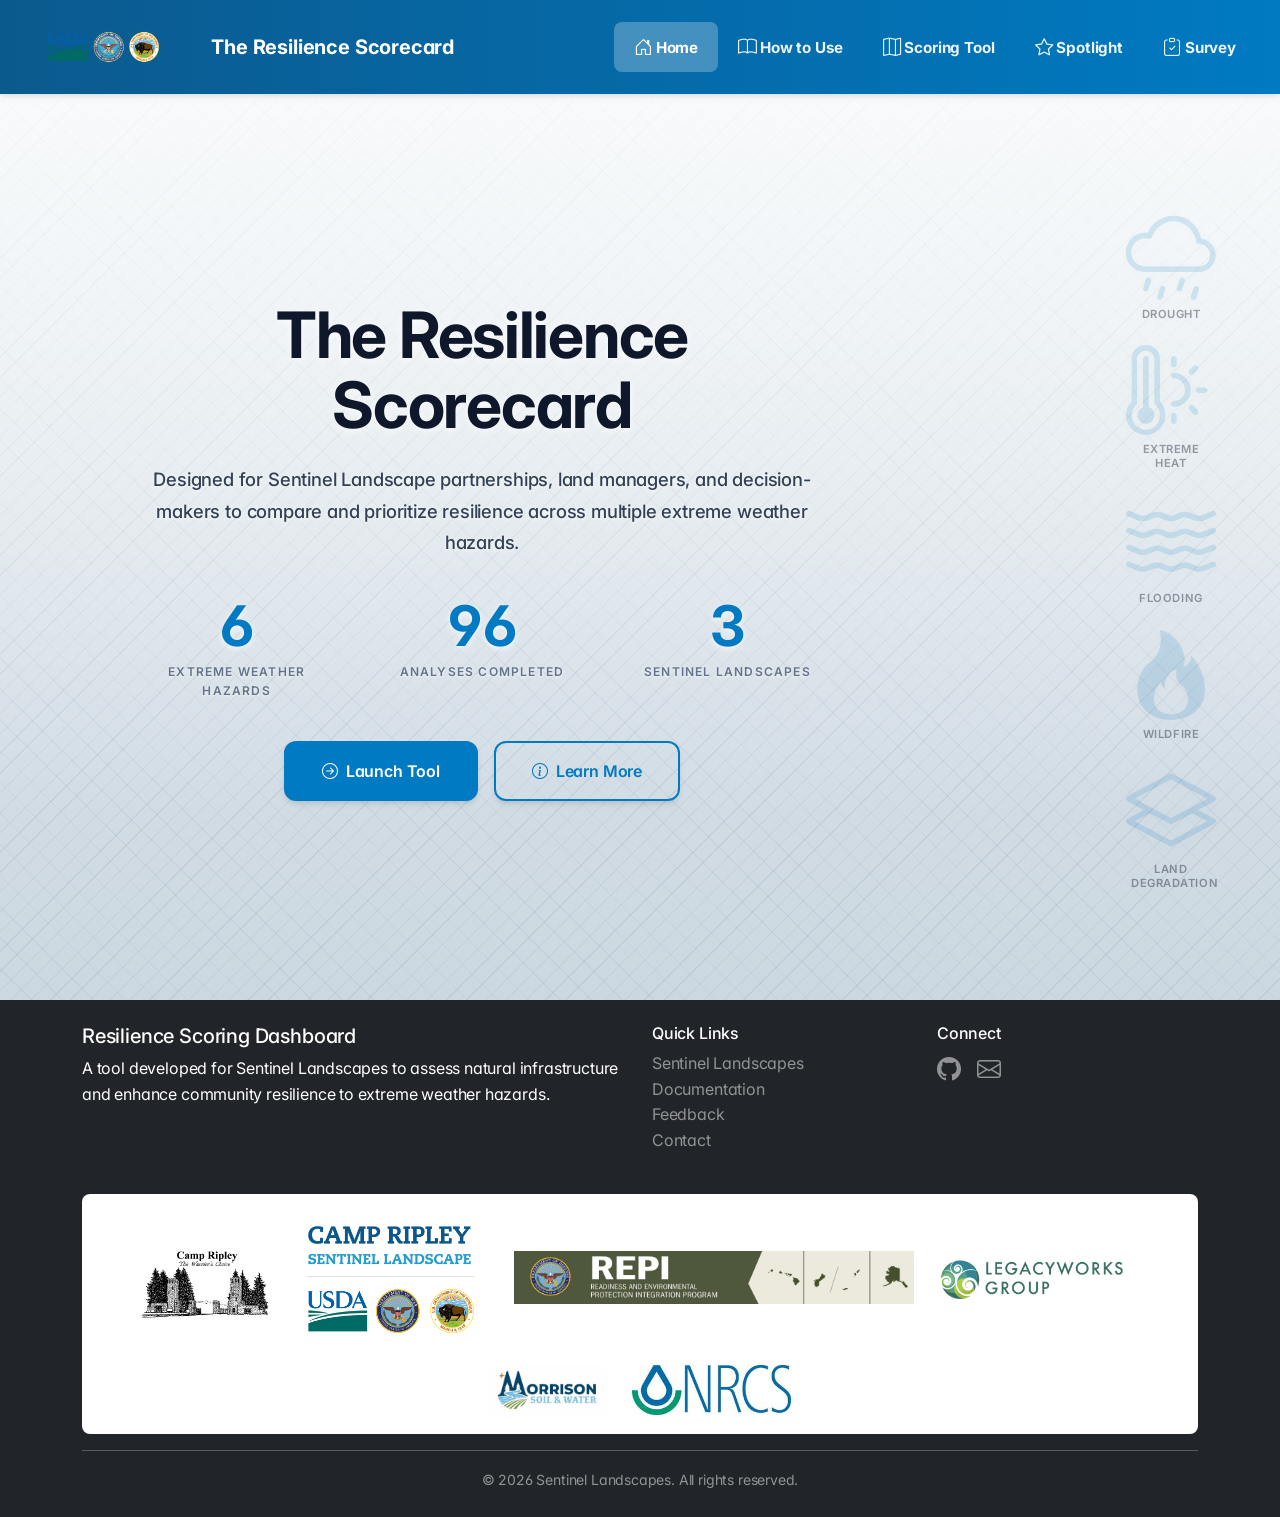
<file: docs/index.html>
<!doctype html>
<html lang="en">
<head>
  <meta charset="utf-8"/>
  <meta name="viewport" content="width=device-width, initial-scale=1"/>
  <title>The Resilience Scorecard - Home</title>

  <!-- Bootstrap + Icons -->
  <link href="https://cdn.jsdelivr.net/npm/bootstrap@5.3.3/dist/css/bootstrap.min.css" rel="stylesheet">
  <link href="https://cdn.jsdelivr.net/npm/bootstrap-icons@1.11.3/font/bootstrap-icons.css" rel="stylesheet">

  <!-- Font -->
  <link rel="preconnect" href="https://fonts.googleapis.com">
  <link rel="preconnect" href="https://fonts.gstatic.com" crossorigin>
  <link href="https://fonts.googleapis.com/css2?family=Inter:wght@400;500;600;700&display=swap" rel="stylesheet">

  <link rel="stylesheet" href="style.css"/>
</head>

<body>

<!-- Main Navigation -->
<nav id="mainNav" class="navbar navbar-expand-lg navbar-dark fixed-top">
  <div class="container-fluid px-4">
    <div class="navbar-brand d-flex align-items-center gap-2">
      <a href="https://sentinellandscapes.org/" target="_blank" rel="noopener noreferrer" class="logo-link">
        <img src="assets/SL_logo.png" alt="Sentinel Landscapes Logo" height="52px">
      </a>
      <a href="index.html" class="brand-text-link">
        <span class="fw-bold">The Resilience Scorecard</span>
      </a>
    </div>
    <button class="navbar-toggler" type="button" data-bs-toggle="collapse" data-bs-target="#navbarNav" 
            aria-controls="navbarNav" aria-expanded="false" aria-label="Toggle navigation">
      <span class="navbar-toggler-icon"></span>
    </button>
    <div class="collapse navbar-collapse" id="navbarNav">
      <ul class="navbar-nav ms-auto">
        <li class="nav-item">
          <a class="nav-link active" href="index.html">
            <i class="bi bi-house-door me-1"></i>Home
          </a>
        </li>
        <li class="nav-item">
          <a class="nav-link" href="how-to.html">
            <i class="bi bi-book me-1"></i>How to Use
          </a>
        </li>
        <li class="nav-item">
          <a class="nav-link" href="tool.html">
            <i class="bi bi-map me-1"></i>Scoring Tool
          </a>
        </li>
        <li class="nav-item">
          <a class="nav-link" href="spotlight.html">
            <i class="bi bi-star me-1"></i>Spotlight
          </a>
        </li>
        <li class="nav-item">
          <a class="nav-link" href="survey.html">
            <i class="bi bi-clipboard-check me-1"></i>Survey
          </a>
        </li>
      </ul>
    </div>
  </div>
</nav>

<!-- Hero Landing Section -->
<section class="landing-hero">
  <div class="container">
    <div class="hero-content text-center fade-in-up">
      <h1>The Resilience Scorecard</h1>
      <p class="lead">
        Designed for Sentinel Landscape partnerships, land managers, and decision-makers 
        to compare and prioritize resilience across multiple extreme weather hazards.
      </p>

      <!-- Stats Counter -->
      <div class="hero-stats justify-content-center">
        <div class="stat-item text-center">
          <div class="stat-number">6</div>
          <div class="stat-label">Extreme Weather Hazards</div>
        </div>
        <div class="stat-item text-center">
          <div class="stat-number">96</div>
          <div class="stat-label">Analyses Completed</div>
        </div>
        <div class="stat-item text-center">
          <div class="stat-number">3</div>
          <div class="stat-label">Sentinel Landscapes</div>
        </div>
      </div>

      <!-- CTA Buttons -->
      <div class="hero-actions justify-content-center">
        <a href="tool.html" class="btn btn-primary">
          <i class="bi bi-arrow-right-circle"></i> Launch Tool
        </a>
        <a href="how-to.html" class="btn btn-secondary">
          <i class="bi bi-info-circle"></i> Learn More
        </a>
      </div>
    </div>
  </div>

  <!-- Hazard Icons Grid (Right Side) -->
  <div class="hazard-icons-grid">
    <div class="hazard-icon-item">
      <i class="bi bi-cloud-drizzle" aria-hidden="true"></i>
      <span class="hazard-label">Drought</span>
    </div>
    <div class="hazard-icon-item">
      <i class="bi bi-thermometer-sun" aria-hidden="true"></i>
      <span class="hazard-label">Extreme Heat</span>
    </div>
    <div class="hazard-icon-item">
      <i class="bi bi-water" aria-hidden="true"></i>
      <span class="hazard-label">Flooding</span>
    </div>
    <div class="hazard-icon-item">
      <i class="bi bi-fire" aria-hidden="true"></i>
      <span class="hazard-label">Wildfire</span>
    </div>
    <div class="hazard-icon-item">
      <i class="bi bi-layers" aria-hidden="true"></i>
      <span class="hazard-label">Land Degradation</span>
    </div>
  </div>
</section>

<!-- Footer -->
<footer class="bg-dark text-white py-4">
  <div class="container">
    <div class="row">
      <div class="col-lg-6 mb-3 mb-lg-0">
        <h5>Resilience Scoring Dashboard</h5>
        <p class="mb-0">A tool developed for Sentinel Landscapes to assess natural infrastructure and enhance community resilience to extreme weather hazards.</p>
      </div>
      <div class="col-lg-3 mb-3 mb-lg-0">
        <h6>Quick Links</h6>
        <ul class="list-unstyled">
          <li><a href="https://sentinellandscapes.org" class="text-white-50" target="_blank">Sentinel Landscapes</a></li>
          <li><a href="how-to.html" class="text-white-50">Documentation</a></li>
          <li><a href="survey.html" class="text-white-50">Feedback</a></li>
          <li><a href="contact.html" class="text-white-50">Contact</a></li>
        </ul>
      </div>
      <div class="col-lg-3">
        <h6>Connect</h6>
        <div class="d-flex gap-3">
          <a href="#" class="text-white-50"><i class="bi bi-github fs-4"></i></a>
          <a href="#" class="text-white-50"><i class="bi bi-envelope fs-4"></i></a>
        </div>
      </div>
    </div>

    <div class="d-flex justify-content-center mt-4">
      <div class="bg-white rounded-3 p-3 w-100">
        <div class="d-flex justify-content-center align-items-center gap-3 flex-wrap">
          <a href="#" class="footer-logo-link"><img src="assets/camp_ripley_logo.png" alt="Camp Ripley" class="footer-logo"></a>
          <a href="#" class="footer-logo-link"><img src="assets/SL_Lockups_CampRipley_DOW_stacked_top.png" alt="Camp Ripley Sentinel Landscape Partner Lockup" class="footer-logo"></a>
          <a href="#" class="footer-logo-link"><img src="assets/REPI_logo.png" alt="REPI" class="footer-logo"></a>
          <a href="#" class="footer-logo-link"><img src="assets/lwg_logo.png" alt="Land and Water Group" class="footer-logo"></a>
          <a href="#" class="footer-logo-link"><img src="assets/morrison_logo1.png.jpg" alt="Morrison" class="footer-logo"></a>
          <a href="#" class="footer-logo-link"><img src="assets/nrcs_logo.jpg" alt="NRCS" class="footer-logo"></a>
        </div>
      </div>
    </div>

    <hr class="my-3 bg-white">
    <div class="text-center text-white-50">
      <small>&copy; 2026 Sentinel Landscapes. All rights reserved.</small>
    </div>
  </div>
</footer>

<script src="https://cdn.jsdelivr.net/npm/bootstrap@5.3.3/dist/js/bootstrap.bundle.min.js"></script>

</body>
</html>
</file>
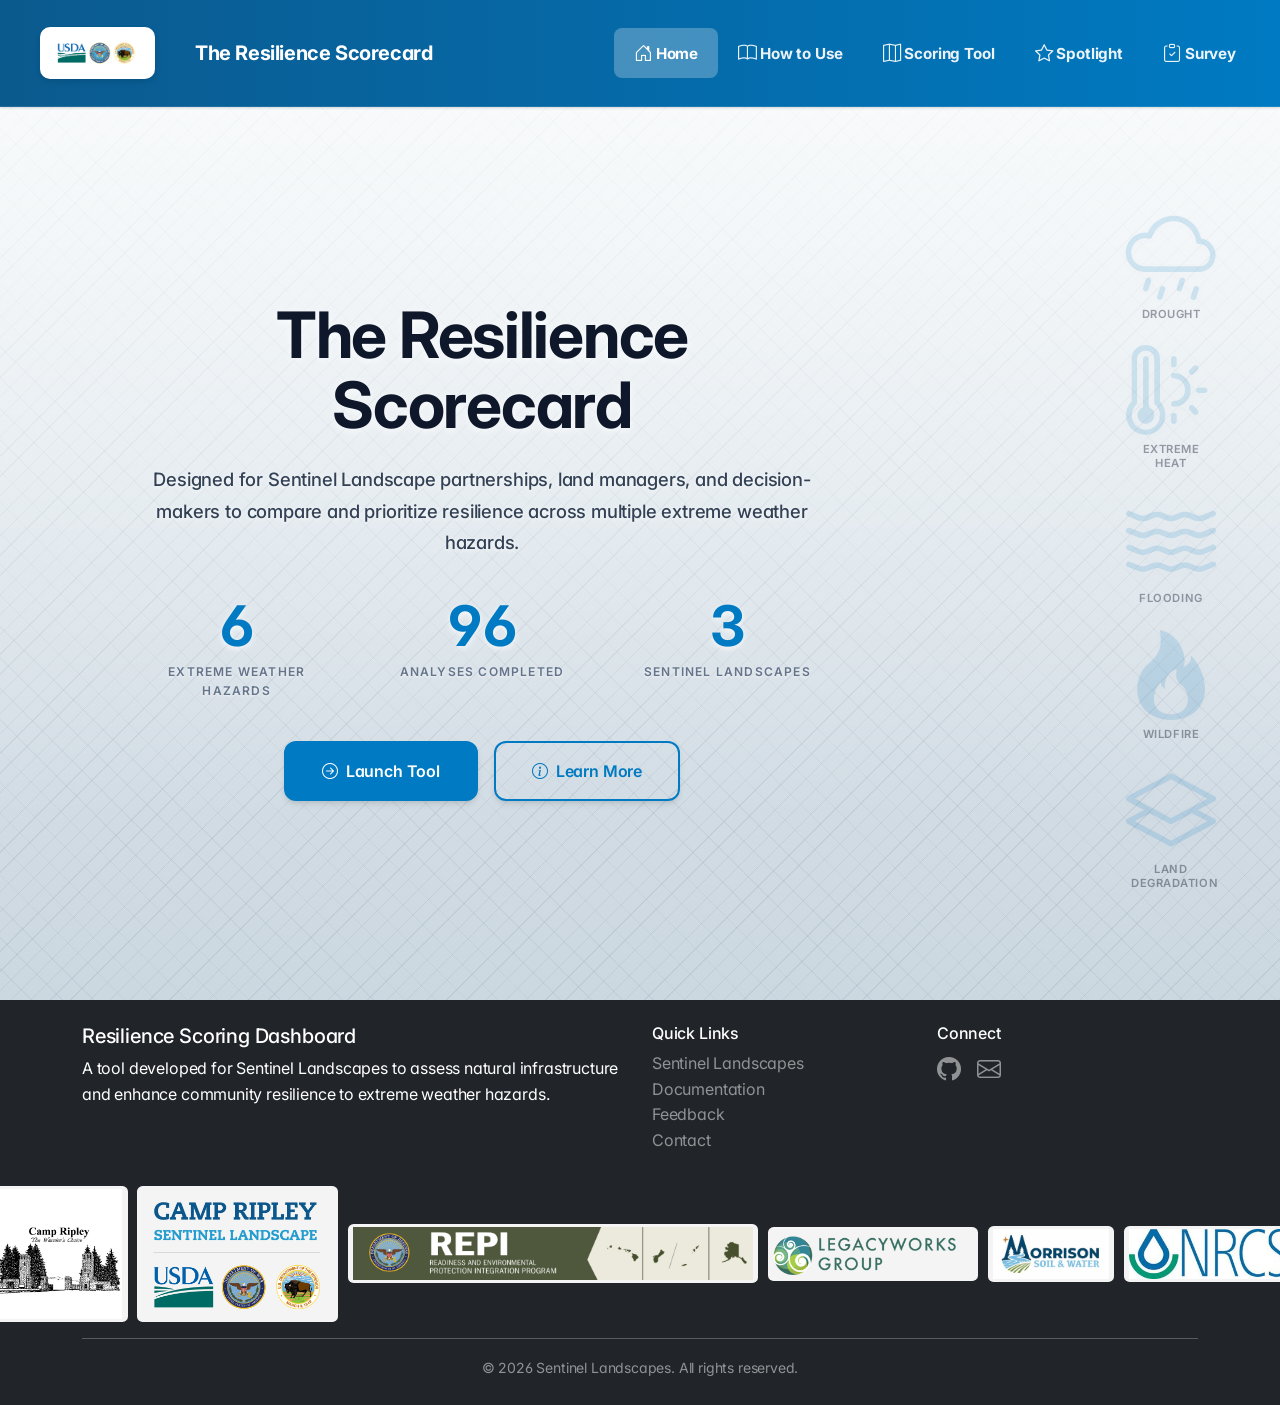
<file: frontend/index.html>
<!doctype html>
<html lang="en">
<head>
  <meta charset="utf-8"/>
  <meta name="viewport" content="width=device-width, initial-scale=1"/>
  <title>The Resilience Scorecard - Home</title>

  <!-- Bootstrap + Icons -->
  <link href="https://cdn.jsdelivr.net/npm/bootstrap@5.3.3/dist/css/bootstrap.min.css" rel="stylesheet">
  <link href="https://cdn.jsdelivr.net/npm/bootstrap-icons@1.11.3/font/bootstrap-icons.css" rel="stylesheet">

  <!-- Font -->
  <link rel="preconnect" href="https://fonts.googleapis.com">
  <link rel="preconnect" href="https://fonts.gstatic.com" crossorigin>
  <link href="https://fonts.googleapis.com/css2?family=Inter:wght@400;500;600;700&display=swap" rel="stylesheet">

  <link rel="stylesheet" href="style.css"/>
</head>

<body>

<!-- Main Navigation -->
<nav id="mainNav" class="navbar navbar-expand-lg navbar-dark fixed-top">
  <div class="container-fluid px-4">
    <div class="navbar-brand d-flex align-items-center gap-2">
      <a href="https://sentinellandscapes.org/" target="_blank" rel="noopener noreferrer" class="logo-link">
        <img src="assets/SL_logo.png" alt="Sentinel Landscapes Logo" height="52px">
      </a>
      <a href="index.html" class="brand-text-link">
        <span class="fw-bold">The Resilience Scorecard</span>
      </a>
    </div>
    <button class="navbar-toggler" type="button" data-bs-toggle="collapse" data-bs-target="#navbarNav" 
            aria-controls="navbarNav" aria-expanded="false" aria-label="Toggle navigation">
      <span class="navbar-toggler-icon"></span>
    </button>
    <div class="collapse navbar-collapse" id="navbarNav">
      <ul class="navbar-nav ms-auto">
        <li class="nav-item">
          <a class="nav-link active" href="index.html">
            <i class="bi bi-house-door me-1"></i>Home
          </a>
        </li>
        <li class="nav-item">
          <a class="nav-link" href="how-to.html">
            <i class="bi bi-book me-1"></i>How to Use
          </a>
        </li>
        <li class="nav-item">
          <a class="nav-link" href="tool.html">
            <i class="bi bi-map me-1"></i>Scoring Tool
          </a>
        </li>
        <li class="nav-item">
          <a class="nav-link" href="spotlight.html">
            <i class="bi bi-star me-1"></i>Spotlight
          </a>
        </li>
        <li class="nav-item">
          <a class="nav-link" href="survey.html">
            <i class="bi bi-clipboard-check me-1"></i>Survey
          </a>
        </li>
      </ul>
    </div>
  </div>
</nav>

<!-- Hero Landing Section -->
<section class="landing-hero">
  <div class="container">
    <div class="hero-content text-center fade-in-up">
      <h1>The Resilience Scorecard</h1>
      <p class="lead">
        Designed for Sentinel Landscape partnerships, land managers, and decision-makers 
        to compare and prioritize resilience across multiple extreme weather hazards.
      </p>

      <!-- Stats Counter -->
      <div class="hero-stats justify-content-center">
        <div class="stat-item text-center">
          <div class="stat-number">6</div>
          <div class="stat-label">Extreme Weather Hazards</div>
        </div>
        <div class="stat-item text-center">
          <div class="stat-number">96</div>
          <div class="stat-label">Analyses Completed</div>
        </div>
        <div class="stat-item text-center">
          <div class="stat-number">3</div>
          <div class="stat-label">Sentinel Landscapes</div>
        </div>
      </div>

      <!-- CTA Buttons -->
      <div class="hero-actions justify-content-center">
        <a href="tool.html" class="btn btn-primary">
          <i class="bi bi-arrow-right-circle"></i> Launch Tool
        </a>
        <a href="how-to.html" class="btn btn-secondary">
          <i class="bi bi-info-circle"></i> Learn More
        </a>
      </div>
    </div>
  </div>

  <!-- Hazard Icons Grid (Right Side) -->
  <div class="hazard-icons-grid">
    <div class="hazard-icon-item">
      <i class="bi bi-cloud-drizzle" aria-hidden="true"></i>
      <span class="hazard-label">Drought</span>
    </div>
    <div class="hazard-icon-item">
      <i class="bi bi-thermometer-sun" aria-hidden="true"></i>
      <span class="hazard-label">Extreme Heat</span>
    </div>
    <div class="hazard-icon-item">
      <i class="bi bi-water" aria-hidden="true"></i>
      <span class="hazard-label">Flooding</span>
    </div>
    <div class="hazard-icon-item">
      <i class="bi bi-fire" aria-hidden="true"></i>
      <span class="hazard-label">Wildfire</span>
    </div>
    <div class="hazard-icon-item">
      <i class="bi bi-layers" aria-hidden="true"></i>
      <span class="hazard-label">Land Degradation</span>
    </div>
  </div>
</section>

<!-- Footer -->
<footer class="bg-dark text-white py-4">
  <div class="container">
    <div class="row">
      <div class="col-lg-6 mb-3 mb-lg-0">
        <h5>Resilience Scoring Dashboard</h5>
        <p class="mb-0">
          A tool developed for Sentinel Landscapes to assess natural infrastructure 
          and enhance community resilience to extreme weather hazards.
        </p>
      </div>
      <div class="col-lg-3 mb-3 mb-lg-0">
        <h6>Quick Links</h6>
        <ul class="list-unstyled">
          <li><a href="https://sentinellandscapes.org" class="text-white-50" target="_blank">Sentinel Landscapes</a></li>
            <li><a href="how-to.html" class="text-white-50">Documentation</a></li>
            <li><a href="survey.html" class="text-white-50">Feedback</a></li>
            <li><a href="contact.html" class="text-white-50">Contact</a></li>
        </ul>
      </div>
      <div class="col-lg-3">
        <h6>Connect</h6>
        <div class="d-flex gap-3">
          <a href="#" class="text-white-50"><i class="bi bi-github fs-4"></i></a>
          <a href="#" class="text-white-50"><i class="bi bi-envelope fs-4"></i></a>
        </div>
      </div>
    </div>
    <div class="footer-logos mt-3" aria-label="Partner Logos">
      <span class="footer-logo-link"><img src="assets/camp_ripley_logo.png" alt="Camp Ripley" class="footer-logo"></span>
      <span class="footer-logo-link"><img src="assets/SL_Lockups_CampRipley_DOW_stacked_top.png" alt="Camp Ripley Sentinel Landscape Partner Lockup" class="footer-logo"></span>
      <span class="footer-logo-link"><img src="assets/REPI_logo.png" alt="REPI" class="footer-logo"></span>
      <span class="footer-logo-link"><img src="assets/lwg_logo.png" alt="Land and Water Group" class="footer-logo"></span>
      <span class="footer-logo-link"><img src="assets/morrison_logo1.png.jpg" alt="Morrison" class="footer-logo"></span>
      <span class="footer-logo-link"><img src="assets/nrcs_logo.jpg" alt="NRCS" class="footer-logo"></span>
    </div>
    <hr class="my-3 bg-white">
    <div class="text-center text-white-50">
      <small>&copy; 2026 Sentinel Landscapes. All rights reserved.</small>
    </div>
  </div>
</footer>

<script src="https://cdn.jsdelivr.net/npm/bootstrap@5.3.3/dist/js/bootstrap.bundle.min.js"></script>

</body>
</html>
</file>
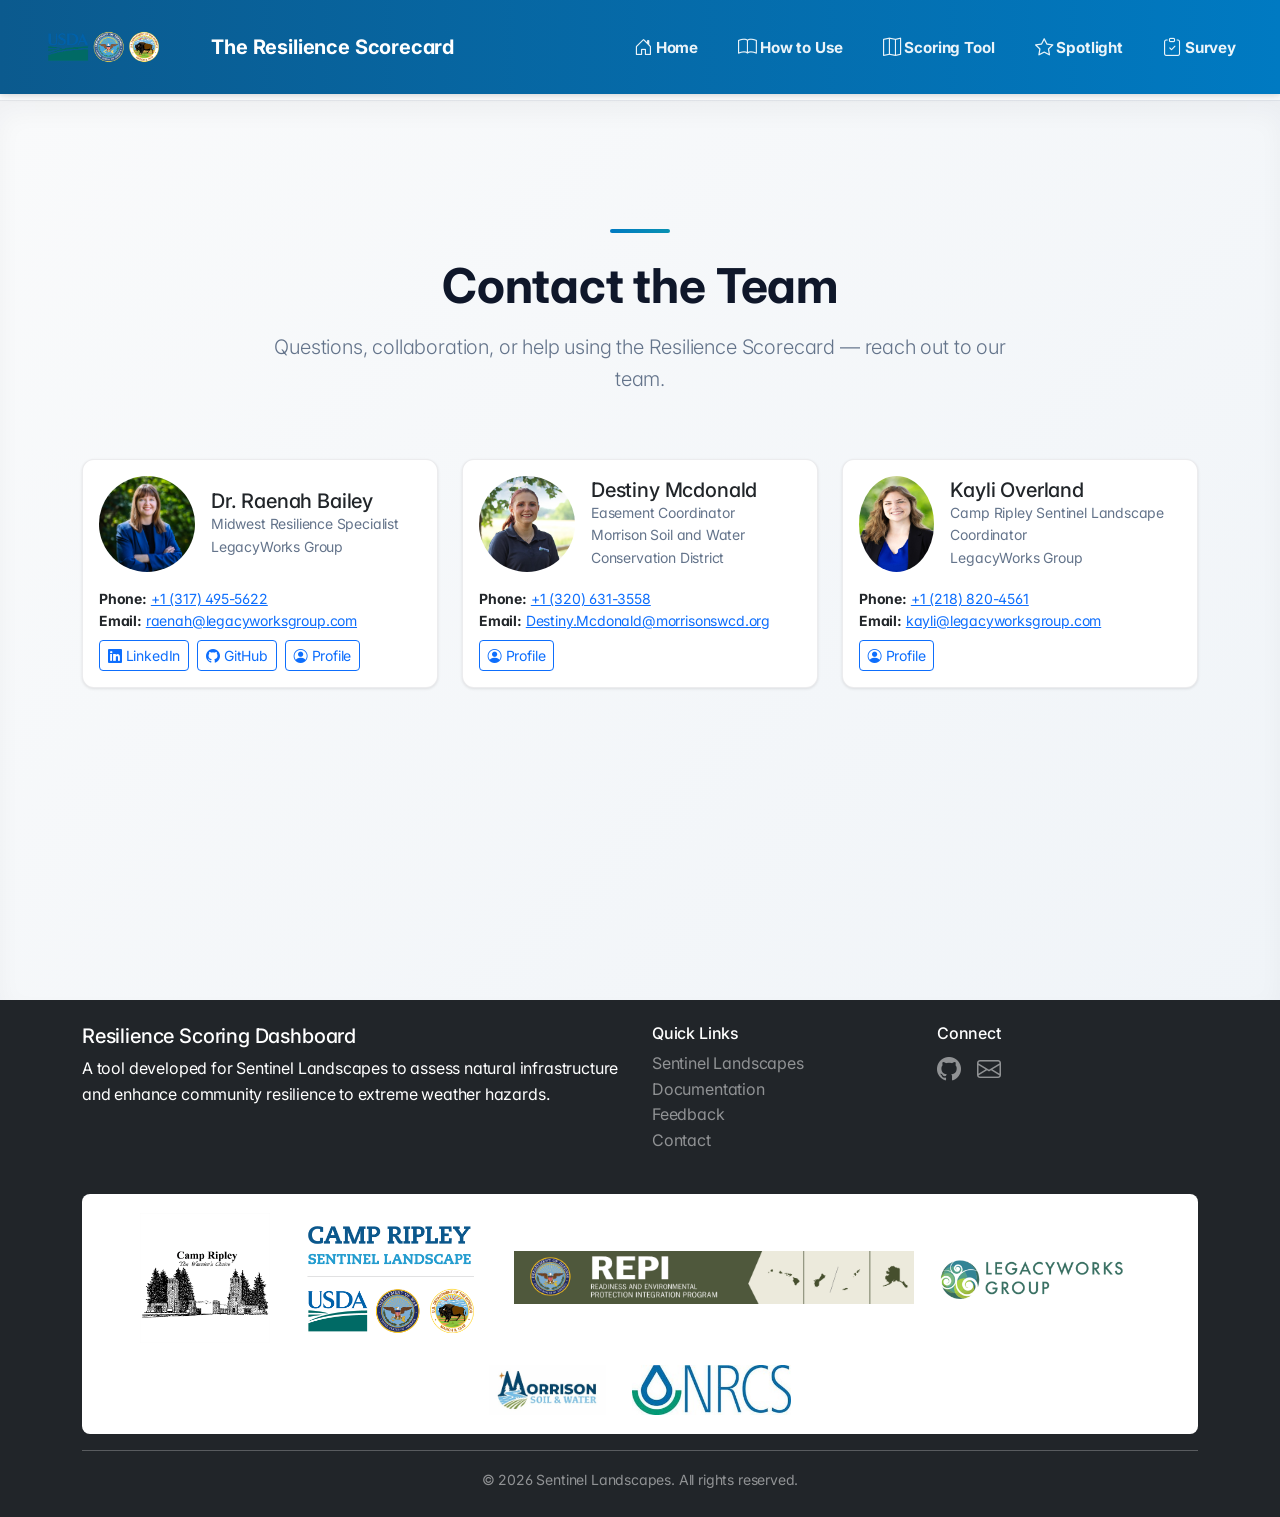
<file: docs/contact.html>
<!doctype html>
<html lang="en">
<head>
  <meta charset="utf-8"/>
  <meta name="viewport" content="width=device-width, initial-scale=1"/>
  <title>Contact - The Resilience Scorecard</title>

  <!-- Bootstrap + Icons -->
  <link href="https://cdn.jsdelivr.net/npm/bootstrap@5.3.3/dist/css/bootstrap.min.css" rel="stylesheet">
  <link href="https://cdn.jsdelivr.net/npm/bootstrap-icons@1.11.3/font/bootstrap-icons.css" rel="stylesheet">

  <!-- Font -->
  <link rel="preconnect" href="https://fonts.googleapis.com">
  <link rel="preconnect" href="https://fonts.gstatic.com" crossorigin>
  <link href="https://fonts.googleapis.com/css2?family=Inter:wght@400;500;600;700&display=swap" rel="stylesheet">

  <link rel="stylesheet" href="style.css"/>
</head>

<body>

<!-- Main Navigation (no Contact nav item per request) -->
<nav id="mainNav" class="navbar navbar-expand-lg navbar-dark fixed-top">
  <div class="container-fluid px-4">
    <div class="navbar-brand d-flex align-items-center gap-2">
      <a href="https://sentinellandscapes.org/" target="_blank" rel="noopener noreferrer" class="logo-link">
        <img src="assets/SL_logo.png" alt="Sentinel Landscapes Logo" height="52px">
      </a>
      <a href="index.html" class="brand-text-link">
        <span class="fw-bold">The Resilience Scorecard</span>
      </a>
    </div>
    <button class="navbar-toggler" type="button" data-bs-toggle="collapse" data-bs-target="#navbarNav" 
            aria-controls="navbarNav" aria-expanded="false" aria-label="Toggle navigation">
      <span class="navbar-toggler-icon"></span>
    </button>
    <div class="collapse navbar-collapse" id="navbarNav">
      <ul class="navbar-nav ms-auto">
        <li class="nav-item">
          <a class="nav-link" href="index.html">
            <i class="bi bi-house-door me-1"></i>Home
          </a>
        </li>
        <li class="nav-item">
          <a class="nav-link" href="how-to.html">
            <i class="bi bi-book me-1"></i>How to Use
          </a>
        </li>
        <li class="nav-item">
          <a class="nav-link" href="tool.html">
            <i class="bi bi-map me-1"></i>Scoring Tool
          </a>
        </li>
        <li class="nav-item">
          <a class="nav-link" href="spotlight.html">
            <i class="bi bi-star me-1"></i>Spotlight
          </a>
        </li>
        <li class="nav-item">
          <a class="nav-link" href="survey.html">
            <i class="bi bi-clipboard-check me-1"></i>Survey
          </a>
        </li>
      </ul>
    </div>
  </div>
</nav>

<!-- Contact Intro -->
<section class="section-how-to contact-page">
  <div class="container py-5">
    <div class="row mb-5">
      <div class="col-lg-8 mx-auto text-center">
        <div class="section-header-accent"></div>
        <h2 class="display-5 fw-bold mb-3">Contact the Team</h2>
        <p class="lead text-muted">Questions, collaboration, or help using the Resilience Scorecard — reach out to our team.</p>
      </div>
    </div>

    <!-- Contact Cards -->
    <div class="row g-4">
      <!-- Card 1 -->
      <div class="col-md-6 col-lg-4">
        <div class="card shadow-sm">
          <div class="card-body d-flex flex-column align-items-start">
            <div class="d-flex align-items-center w-100 gap-3">
              <img src="assets/raenahCRSL.jpg" alt="Photo" class="rounded-circle" width="96" height="96">
              <div>
                <h5 class="mb-0">Dr. Raenah Bailey</h5>
                <div class="text-muted small">Midwest Resilience Specialist</div>
                <div class="text-muted small">LegacyWorks Group</div>
              </div>
            </div>
            <div class="mt-3 w-100">
              <ul class="list-unstyled small mb-0">
                <li><strong>Phone:</strong> <a href="tel:+13174955622">+1 (317) 495-5622</a></li>
                <li><strong>Email:</strong> <a href="mailto:raenah@legacyworksgroup.com">raenah@legacyworksgroup.com</a></li>
                <li class="mt-2">
                  <div class="d-flex gap-2">
                    <a href="https://www.linkedin.com/in/raenah-bailey-93169b155/" class="btn btn-outline-primary btn-sm" target="_blank" rel="noopener noreferrer"><i class="bi bi-linkedin"></i> LinkedIn</a>
                    <a href="https://github.com/raeabail" class="btn btn-outline-primary btn-sm" target="_blank" rel="noopener noreferrer"><i class="bi bi-github"></i> GitHub</a>
                    <a href="https://legacyworksgroup.com/team-content/raenah-bailey" class="btn btn-outline-primary btn-sm" target="_blank" rel="noopener noreferrer"><i class="bi bi-person-circle"></i> Profile</a>
                  </div>
                </li>
              </ul>
            </div>
          </div>
        </div>
      </div>

      <!-- Card 2 -->
      <div class="col-md-6 col-lg-4">
        <div class="card shadow-sm">
          <div class="card-body d-flex flex-column align-items-start">
            <div class="d-flex align-items-center w-100 gap-3">
              <img src="assets/destinyMSWCD.png" alt="Photo" class="rounded-circle" width="96" height="96">
              <div>
                <h5 class="mb-0">Destiny Mcdonald</h5>
                <div class="text-muted small">Easement Coordinator</div>
                <div class="text-muted small">Morrison Soil and Water Conservation District</div>
              </div>
            </div>
            <div class="mt-3 w-100">
              <ul class="list-unstyled small mb-0">
                <li><strong>Phone:</strong> <a href="tel:+13206313558">+1 (320) 631-3558</a></li>
                <li><strong>Email:</strong> <a href="mailto:Destiny.Mcdonald@morrisonswcd.org">Destiny.Mcdonald@morrisonswcd.org</a></li>
                <li class="mt-2">
                  <div class="d-flex gap-2">
                    <a href="https://www.morrisonswcd.org/?pgid=jepdpftp-acb5d449-9b8b-4ed0-8ea0-9f721d7b1a89" class="btn btn-outline-primary btn-sm"><i class="bi bi-person-circle"></i> Profile</a>
                  </div>
                </li>
              </ul>
            </div>
          </div>
        </div>
      </div>

      <!-- Card 3 -->
      <div class="col-md-6 col-lg-4">
        <div class="card shadow-sm">
          <div class="card-body d-flex flex-column align-items-start">
            <div class="d-flex align-items-center w-100 gap-3">
              <img src="assets/kayliCRSL.jpg" alt="Photo" class="rounded-circle" width="96" height="96">
              <div>
                <h5 class="mb-0">Kayli Overland</h5>
                <div class="text-muted small">Camp Ripley Sentinel Landscape Coordinator</div>
                <div class="text-muted small">LegacyWorks Group</div>
              </div>
            </div>
            <div class="mt-3 w-100">
              <ul class="list-unstyled small mb-0">
                <li><strong>Phone:</strong> <a href="tel:+12188204561">+1 (218) 820-4561</a></li>
                <li><strong>Email:</strong> <a href="mailto:kayli@legacyworksgroup.com">kayli@legacyworksgroup.com</a></li>
                <li class="mt-2">
                  <div class="d-flex gap-2">
                    <a href="https://legacyworksgroup.com/team-content/kayli-overland" class="btn btn-outline-primary btn-sm"><i class="bi bi-person-circle"></i> Profile</a>
                  </div>
                </li>
              </ul>
            </div>
          </div>
        </div>
      </div>
    </div>
  </div>
</section>

<!-- Standard footer with centered white logo panel -->
<footer class="bg-dark text-white py-4">
  <div class="container">
    <div class="row">
      <div class="col-lg-6 mb-3 mb-lg-0">
        <h5>Resilience Scoring Dashboard</h5>
        <p class="mb-0">A tool developed for Sentinel Landscapes to assess natural infrastructure and enhance community resilience to extreme weather hazards.</p>
      </div>
      <div class="col-lg-3 mb-3 mb-lg-0">
        <h6>Quick Links</h6>
        <ul class="list-unstyled">
          <li><a href="https://sentinellandscapes.org" class="text-white-50" target="_blank">Sentinel Landscapes</a></li>
          <li><a href="how-to.html" class="text-white-50">Documentation</a></li>
          <li><a href="survey.html" class="text-white-50">Feedback</a></li>
          <li><a href="contact.html" class="text-white-50">Contact</a></li>
        </ul>
      </div>
      <div class="col-lg-3">
        <h6>Connect</h6>
        <div class="d-flex gap-3">
          <a href="#" class="text-white-50"><i class="bi bi-github fs-4"></i></a>
          <a href="#" class="text-white-50"><i class="bi bi-envelope fs-4"></i></a>
        </div>
      </div>
    </div>

    <div class="d-flex justify-content-center mt-4">
      <div class="bg-white rounded-3 p-3 w-100">
        <div class="d-flex justify-content-center align-items-center gap-3 flex-wrap">
          <a href="#" class="footer-logo-link"><img src="assets/camp_ripley_logo.png" alt="Camp Ripley" class="footer-logo"></a>
          <a href="#" class="footer-logo-link"><img src="assets/SL_Lockups_CampRipley_DOW_stacked_top.png" alt="Camp Ripley Sentinel Landscape Partner Lockup" class="footer-logo"></a>
          <a href="#" class="footer-logo-link"><img src="assets/REPI_logo.png" alt="REPI" class="footer-logo"></a>
          <a href="#" class="footer-logo-link"><img src="assets/lwg_logo.png" alt="Land and Water Group" class="footer-logo"></a>
          <a href="#" class="footer-logo-link"><img src="assets/morrison_logo1.png.jpg" alt="Morrison" class="footer-logo"></a>
          <a href="#" class="footer-logo-link"><img src="assets/nrcs_logo.jpg" alt="NRCS" class="footer-logo"></a>
        </div>
      </div>
    </div>

    <hr class="my-3 bg-white">
    <div class="text-center text-white-50">
      <small>&copy; 2026 Sentinel Landscapes. All rights reserved.</small>
    </div>
  </div>
</footer>

<script src="https://cdn.jsdelivr.net/npm/bootstrap@5.3.3/dist/js/bootstrap.bundle.min.js"></script>

</body>
</html>
</file>
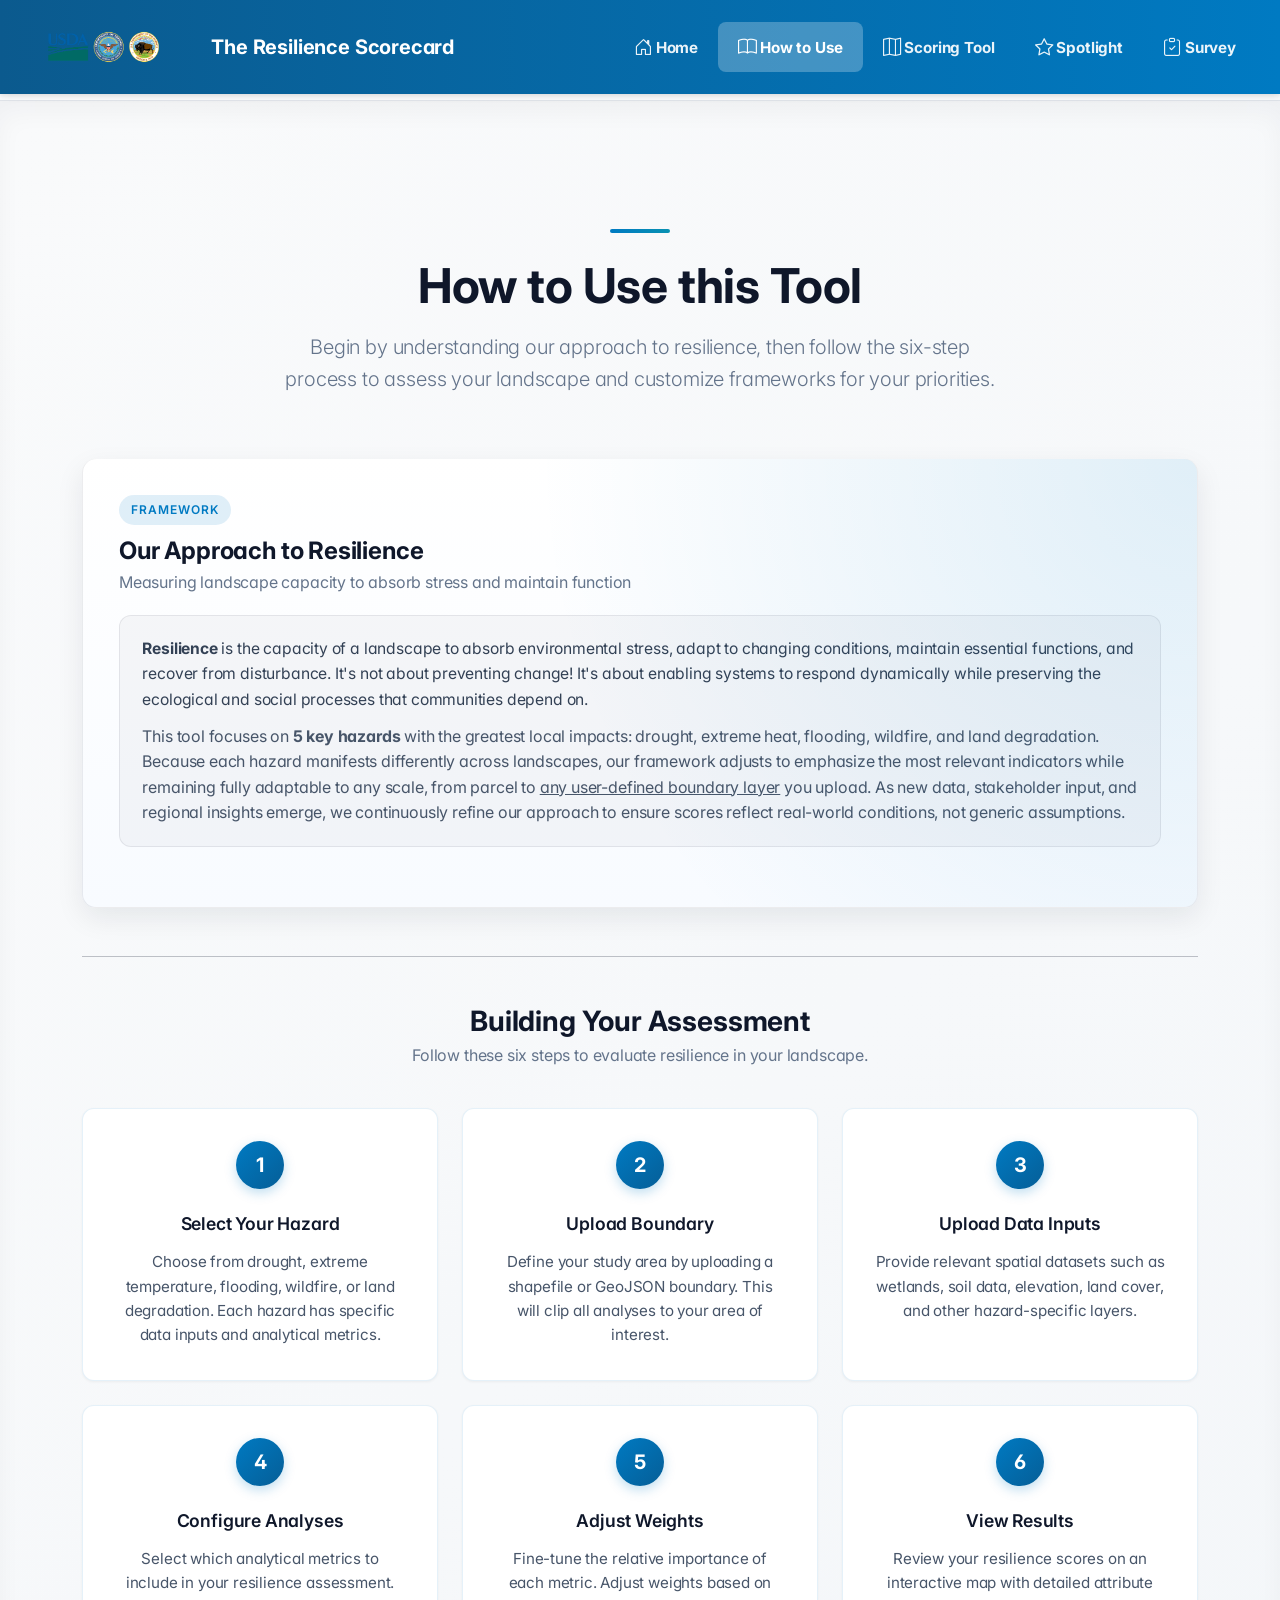
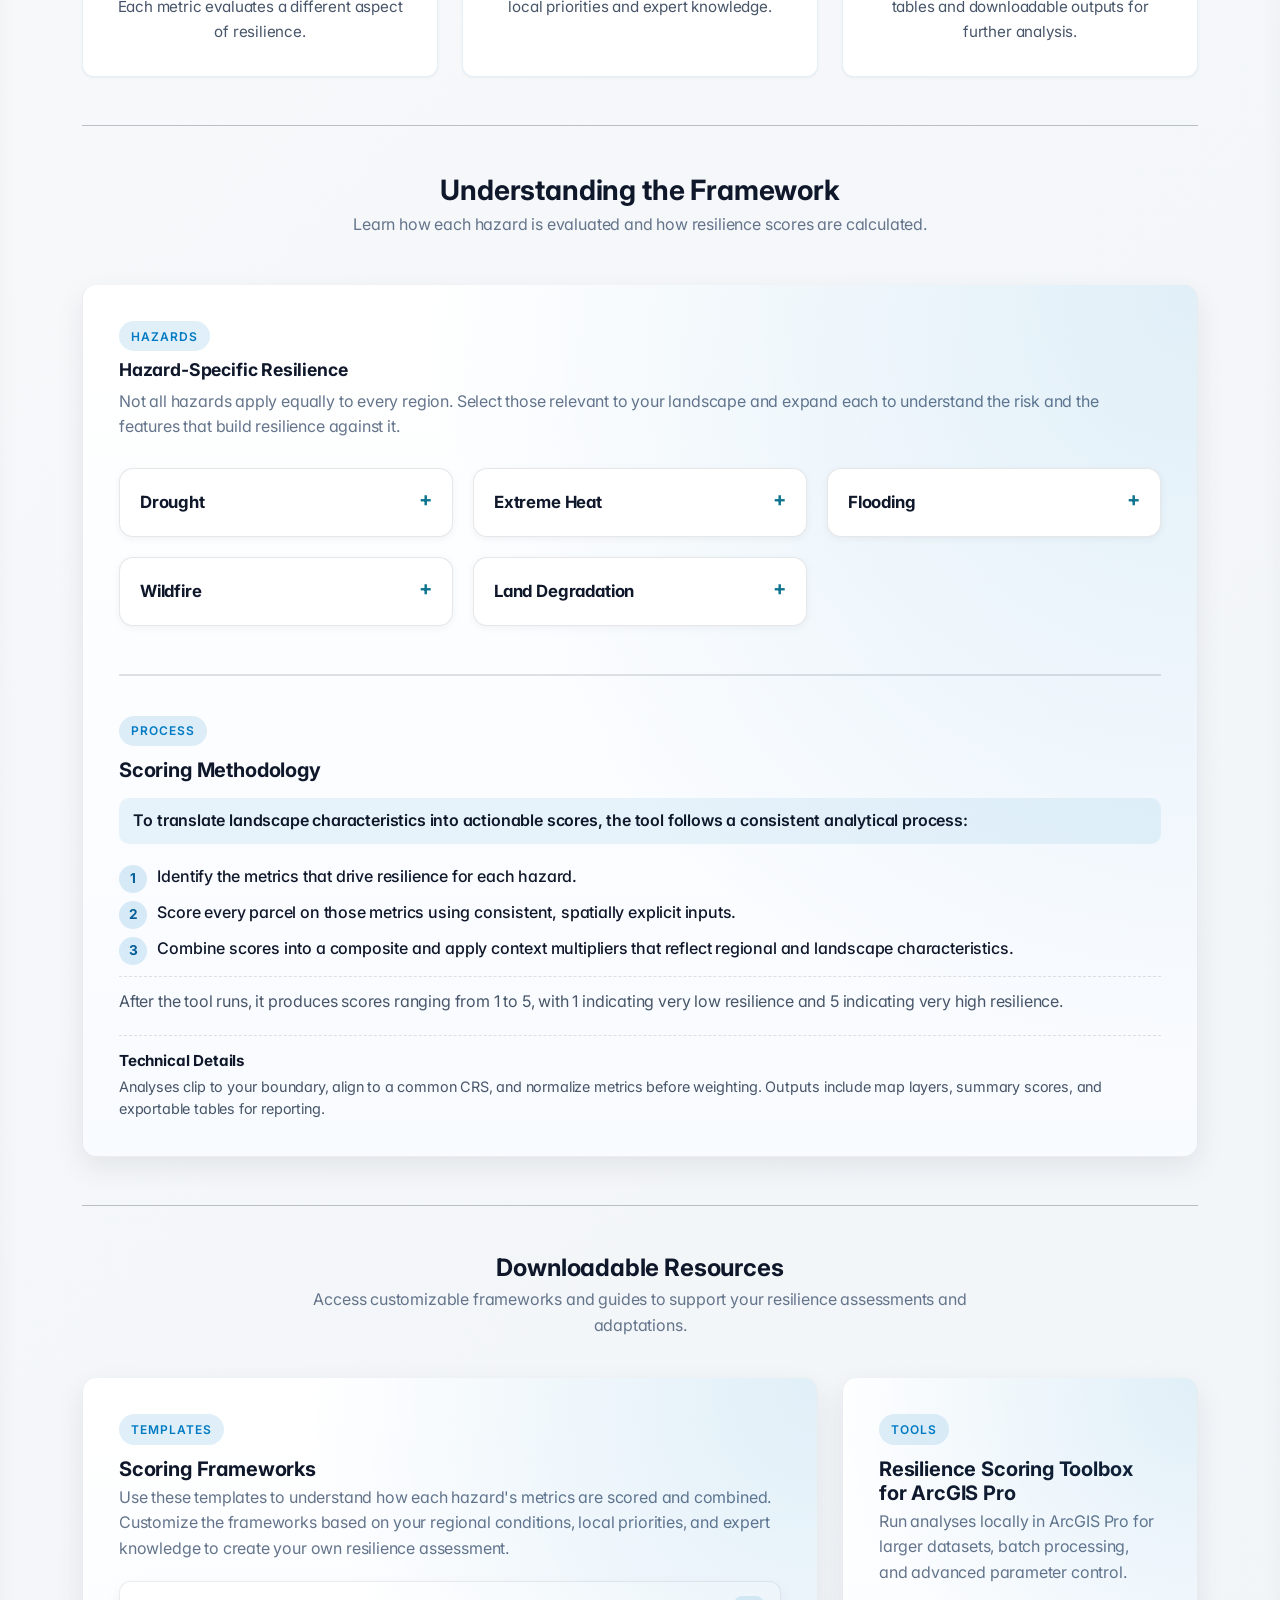
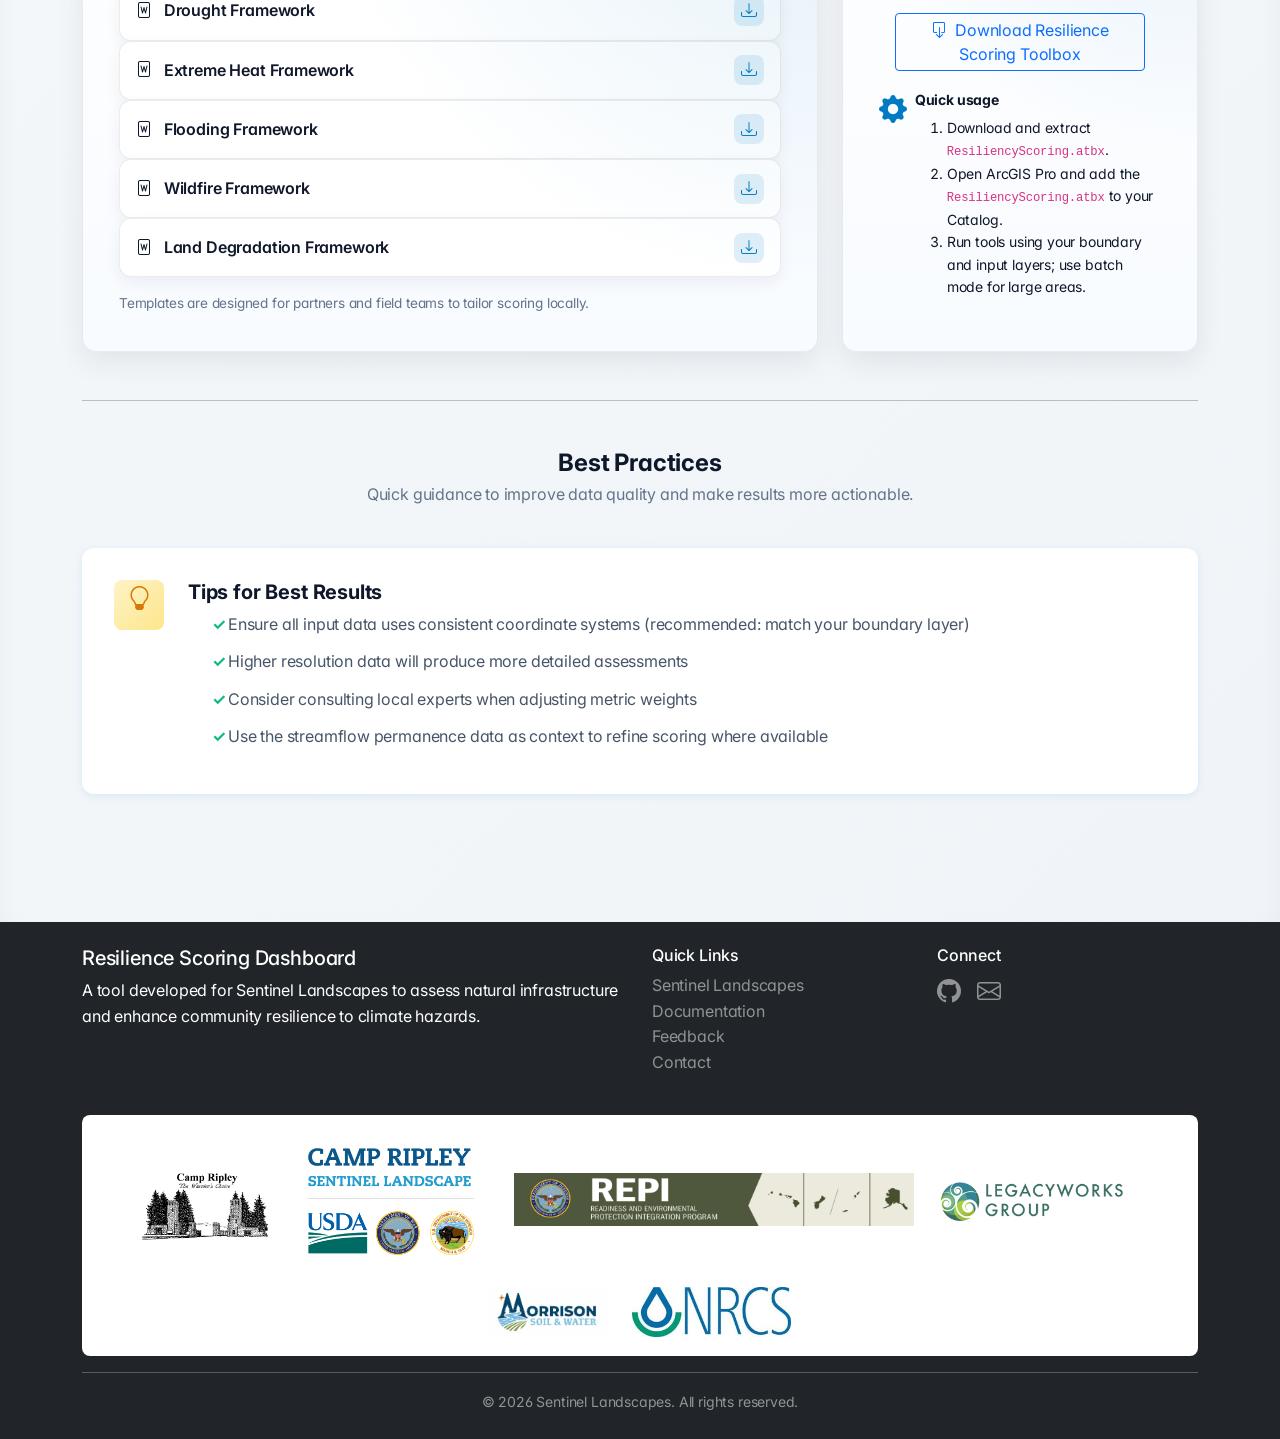
<file: docs/how-to.html>
<!doctype html>
<html lang="en">
<head>
  <meta charset="utf-8"/>
  <meta name="viewport" content="width=device-width, initial-scale=1"/>
  <title>How to Use - The Resilience Scorecard</title>

  <!-- Bootstrap + Icons + Leaflet (CDN) -->
  <link href="https://cdn.jsdelivr.net/npm/bootstrap@5.3.3/dist/css/bootstrap.min.css" rel="stylesheet">
  <link href="https://cdn.jsdelivr.net/npm/bootstrap-icons@1.11.3/font/bootstrap-icons.css" rel="stylesheet">

  <!-- Font -->
  <link rel="preconnect" href="https://fonts.googleapis.com">
  <link rel="preconnect" href="https://fonts.gstatic.com" crossorigin>
  <link href="https://fonts.googleapis.com/css2?family=Inter:wght@400;500;600;700&display=swap" rel="stylesheet">

  <link rel="stylesheet" href="style.css"/>
</head>

<body> 

<!-- Main Navigation -->
<nav id="mainNav" class="navbar navbar-expand-lg navbar-dark fixed-top">
  <div class="container-fluid px-4">
    <div class="navbar-brand d-flex align-items-center gap-2">
      <a href="https://sentinellandscapes.org/" target="_blank" rel="noopener noreferrer" class="logo-link">
        <img src="assets/SL_logo.png" alt="Sentinel Landscapes Logo" height="52px">
      </a>
      <a href="index.html" class="brand-text-link">
        <span class="fw-bold">The Resilience Scorecard</span>
      </a>
    </div>
    <button class="navbar-toggler" type="button" data-bs-toggle="collapse" data-bs-target="#navbarNav" 
            aria-controls="navbarNav" aria-expanded="false" aria-label="Toggle navigation">
      <span class="navbar-toggler-icon"></span>
    </button>
    <div class="collapse navbar-collapse" id="navbarNav">
      <ul class="navbar-nav ms-auto">
        <li class="nav-item">
          <a class="nav-link" href="index.html">
            <i class="bi bi-house-door me-1"></i>Home
          </a>
        </li>
        <li class="nav-item">
          <a class="nav-link active" href="how-to.html">
            <i class="bi bi-book me-1"></i>How to Use
          </a>
        </li>
        <li class="nav-item">
          <a class="nav-link" href="tool.html">
            <i class="bi bi-map me-1"></i>Scoring Tool
          </a>
        </li>
        <li class="nav-item">
          <a class="nav-link" href="spotlight.html">
            <i class="bi bi-star me-1"></i>Spotlight
          </a>
        </li>
        <li class="nav-item">
          <a class="nav-link" href="survey.html">
            <i class="bi bi-clipboard-check me-1"></i>Survey
          </a>
        </li>
      </ul>
    </div>
  </div>
</nav>

<!-- ========================================
     HOW TO USE SECTION
     ======================================== -->
<section id="how-to" class="section-how-to">
  <div class="container py-5">
    <!-- Section Header with Visual Accent -->
    <div class="row mb-5">
      <div class="col-lg-8 mx-auto text-center">
        <div class="section-header-accent"></div>
        <h2 class="display-5 fw-bold mb-3">How to Use this Tool</h2>
        <p class="lead text-muted">Begin by understanding our approach to resilience, then follow the six-step process to assess your landscape and customize frameworks for your priorities.</p>
      </div>
    </div>

    <!-- Philosophy & Approach -->
    <div class="row g-4 align-items-start howto-resources mb-5">
      <div class="col-12">
        <div class="frameworks-panel">
          <div class="panel-header">
            <div class="panel-tag">Framework</div>
            <h3 class="h4 fw-bold mb-1">Our Approach to Resilience</h3>
            <p class="text-muted mb-0">Measuring landscape capacity to absorb stress and maintain function</p>
          </div>
          <div class="process-story">
            <div class="process-story-intro">
              <p class="process-lede"><b>Resilience</b> is the capacity of a landscape to absorb environmental stress, adapt to changing conditions, maintain essential functions, and recover from disturbance. It's not about preventing change! It's about enabling systems to respond dynamically while preserving the ecological and social processes that communities depend on.</p>
              <p class="process-body">This tool focuses on <b>5 key hazards</b> with the greatest local impacts: drought, extreme heat, flooding, wildfire, and land degradation. Because each hazard manifests differently across landscapes, our framework adjusts to emphasize the most relevant indicators while remaining fully adaptable to any scale, from parcel to <u>any user-defined boundary layer</u> you upload. As new data, stakeholder input, and regional insights emerge, we continuously refine our approach to ensure scores reflect real-world conditions, not generic assumptions.</p>
            </div>
          </div>
        </div>
      </div>
    </div>

    <!-- Divider -->
    <hr class="my-5 opacity-25">

    <!-- Step-by-Step Process -->
    <div class="row mb-3">
      <div class="col-lg-8 mx-auto text-center mb-2">
        <h3 class="h3 fw-bold mb-1">Building Your Assessment</h3>
        <p class="text-muted">Follow these six steps to evaluate resilience in your landscape.</p>
      </div>
    </div>

    <!-- Step Cards Grid -->
    <div class="row g-4 mb-5">
      <div class="col-md-6 col-lg-4">
        <div class="step-card">
          <div class="step-number">1</div>
          <h4 class="step-title" style="text-align: center;">Select Your Hazard</h4>
          <p class="step-description" style="text-align: center;">
            Choose from drought, extreme temperature, flooding, wildfire, or land degradation.
            Each hazard has specific data inputs and analytical metrics.
          </p>
        </div>
      </div>

      <div class="col-md-6 col-lg-4">
        <div class="step-card">
          <div class="step-number">2</div>
          <h4 class="step-title" style="text-align: center;">Upload Boundary</h4>
          <p class="step-description" style="text-align: center;">
            Define your study area by uploading a shapefile or GeoJSON boundary. 
            This will clip all analyses to your area of interest.
          </p>
        </div>
      </div>

      <div class="col-md-6 col-lg-4">
        <div class="step-card">
          <div class="step-number">3</div>
          <h4 class="step-title" style="text-align: center;">Upload Data Inputs</h4>
          <p class="step-description" style="text-align: center;">
            Provide relevant spatial datasets such as wetlands, soil data, elevation, 
            land cover, and other hazard-specific layers.
          </p>
        </div>
      </div>

      <div class="col-md-6 col-lg-4">
        <div class="step-card">
          <div class="step-number">4</div>
          <h4 class="step-title" style="text-align: center;">Configure Analyses</h4>
          <p class="step-description" style="text-align: center;">
            Select which analytical metrics to include in your resilience 
            assessment. Each metric evaluates a different aspect of resilience.
          </p>
        </div>
      </div>

      <div class="col-md-6 col-lg-4">
        <div class="step-card">
          <div class="step-number">5</div>
          <h4 class="step-title" style="text-align: center;">Adjust Weights</h4>
          <p class="step-description" style="text-align: center;">
            Fine-tune the relative importance of each metric. Adjust weights 
            based on local priorities and expert knowledge.
          </p>
        </div>
      </div>

      <div class="col-md-6 col-lg-4">
        <div class="step-card">
          <div class="step-number">6</div>
          <h4 class="step-title" style="text-align: center;">View Results</h4>
          <p class="step-description" style="text-align: center;">
            Review your resilience scores on an interactive map with detailed 
            attribute tables and downloadable outputs for further analysis.
          </p>
        </div>
      </div>
    </div>

    <!-- Divider -->
    <hr class="my-5 opacity-25">

    <!-- Understanding the Framework Details -->
    <div class="row mb-4">
      <div class="col-lg-8 mx-auto text-center mb-2">
        <h3 class="h3 fw-bold mb-1">Understanding the Framework</h3>
        <p class="text-muted">Learn how each hazard is evaluated and how resilience scores are calculated.</p>
      </div>
    </div>
    <div class="row g-4 align-items-start howto-resources">
      <div class="col-12">
        <div class="frameworks-panel">
          <div class="hazard-definitions">
            <div class="definitions-header">
              <div class="panel-tag">Hazards</div>
              <h4 class="h5 fw-bold mb-1">Hazard-Specific Resilience</h4>
              <p class="text-muted mb-0">Not all hazards apply equally to every region. Select those relevant to your landscape and expand each to understand the risk and the features that build resilience against it.</p>
            </div>
            <div class="hazard-grid">
              <details class="hazard-item">
                <summary class="hazard-summary">
                  <span class="hazard-name">Drought</span>
                </summary>
                <p class="hazard-desc">Drought is a prolonged period of abnormally low rainfall that reduces water availability. Resilient landscapes retain moisture through high soil water capacity, accessible groundwater reserves, and drought-adapted vegetation that maintains water availability even during extended dry periods.</p>
              </details>
              <details class="hazard-item">
                <summary class="hazard-summary">
                  <span class="hazard-name">Extreme Heat</span>
                </summary>
                <p class="hazard-desc">Extreme heat refers to prolonged periods of unusually high temperatures that stress ecosystems and communities. Resilient landscapes buffer temperature extremes through dense canopy shade, proximity to cooling water bodies, and soil moisture that moderates microclimates and protects ecosystems during heat events.</p>
              </details>
              <details class="hazard-item">
                <summary class="hazard-summary">
                  <span class="hazard-name">Flooding</span>
                </summary>
                <p class="hazard-desc">Flooding occurs when water overwhelms drainage systems and covers land that is normally dry. Resilient landscapes absorb and slow excess water through permeable soils, intact floodplains, and natural drainage features that reduce runoff velocity and minimize erosion during storm events.</p>
              </details>
              <details class="hazard-item">
                <summary class="hazard-summary">
                  <span class="hazard-name">Wildfire</span>
                </summary>
                <p class="hazard-desc">Wildfire is uncontrolled combustion that spreads rapidly through vegetation and threatens ecosystems and infrastructure. Resilient landscapes resist fire spread through managed fuel loads, strategic vegetation breaks, and low-risk land cover patterns that limit fire intensity and protect critical assets and habitats.</p>
              </details>
              <details class="hazard-item">
                <summary class="hazard-summary">
                  <span class="hazard-name">Land Degradation</span>
                </summary>
                <p class="hazard-desc">Land degradation is the decline in land quality and productivity due to erosion, vegetation loss, or cumulative stress. Resilient landscapes maintain stability through intact vegetation cover, connected habitats, and minimal soil disturbance that preserves ecosystem function and resists decline over time.</p>
              </details>
            </div>
          </div>
          <div class="scoring-methodology">
            <div class="panel-tag">Process</div>
            <h4 class="h5 fw-bold mb-3">Scoring Methodology</h4>
            <div class="methodology-intro">
              <p class="process-bridge">To translate landscape characteristics into actionable scores, the tool follows a consistent analytical process:</p>
            </div>
            <ol class="story-steps">
              <li>Identify the metrics that drive resilience for each hazard.</li>
              <li>Score every parcel on those metrics using consistent, spatially explicit inputs.</li>
              <li>Combine scores into a composite and apply context multipliers that reflect regional and landscape characteristics.</li>
            </ol>
            <p class="process-footer">After the tool runs, it produces scores ranging from 1 to 5, with 1 indicating very low resilience and 5 indicating very high resilience.</p>
            <div class="process-note">
              <h6 class="process-title">Technical Details</h6>
              <p class="process-text">Analyses clip to your boundary, align to a common CRS, and normalize metrics before weighting. Outputs include map layers, summary scores, and exportable tables for reporting.</p>
            </div>
          </div>
        </div>
      </div>
    </div>

    <!-- Divider -->
    <hr class="my-5 opacity-25">

    <!-- Downloadable Resources -->
    <div class="row mb-3">
      <div class="col-lg-8 mx-auto text-center mb-2">
        <h3 class="h4 fw-bold mb-1">Downloadable Resources</h3>
        <p class="text-muted">Access customizable frameworks and guides to support your resilience assessments and adaptations.</p>
      </div>
    </div>
    <div class="row g-4 align-items-start howto-resources">
      <div class="col-12">
        <div class="row g-4 align-items-stretch">
          <div class="col-lg-8">
            <div class="frameworks-panel d-flex flex-column h-100">
              <div class="panel-header">
                <div class="panel-tag">Templates</div>
                <h4 class="h5 fw-bold mb-1">Scoring Frameworks</h4>
                <p class="text-muted mb-0">Use these templates to understand how each hazard's metrics are scored and combined. Customize the frameworks based on your regional conditions, local priorities, and expert knowledge to create your own resilience assessment.</p>
              </div>
              <div class="pdf-list">
                  <a href="assets/tool_frameworks/drought-framework.docx" class="pdf-link" download>
                    <span class="word-icon-mini"><i class="bi bi-file-word"></i></span>
                    <span class="pdf-text">Drought Framework</span>
                    <span class="pdf-action"><i class="bi bi-download"></i></span>
                  </a>
                  <a href="assets/tool_frameworks/extreme-heat-framework.docx" class="pdf-link" download>
                    <span class="word-icon-mini"><i class="bi bi-file-word"></i></span>
                    <span class="pdf-text">Extreme Heat Framework</span>
                    <span class="pdf-action"><i class="bi bi-download"></i></span>
                  </a>
                  <a href="assets/tool_frameworks/flooding-framework.docx" class="pdf-link" download>
                    <span class="word-icon-mini"><i class="bi bi-file-word"></i></span>
                    <span class="pdf-text">Flooding Framework</span>
                    <span class="pdf-action"><i class="bi bi-download"></i></span>
                  </a>
                  <a href="assets/tool_frameworks/wildfire-framework.docx" class="pdf-link" download>
                    <span class="word-icon-mini"><i class="bi bi-file-word"></i></span>
                    <span class="pdf-text">Wildfire Framework</span>
                    <span class="pdf-action"><i class="bi bi-download"></i></span>
                  </a>
                  <a href="assets/tool_frameworks/land-degradation-framework.docx" class="pdf-link" download>
                    <span class="word-icon-mini"><i class="bi bi-file-word"></i></span>
                    <span class="pdf-text">Land Degradation Framework</span>
                    <span class="pdf-action"><i class="bi bi-download"></i></span>
                  </a>
                </div>
                <p class="pdf-note text-muted">Templates are designed for partners and field teams to tailor scoring locally.</p>
            </div>
          </div>

          <div class="col-lg-4">
            <div class="frameworks-panel d-flex flex-column h-100">
              <div class="panel-header">
                <div class="panel-tag">Tools</div>
                <h4 class="h5 fw-bold mb-1">Resilience Scoring Toolbox for ArcGIS Pro</h4>
                <p class="text-muted mb-0">Run analyses locally in ArcGIS Pro for larger datasets, batch processing, and advanced parameter control.</p>
              </div>
              <div class="pdf-list single-col py-2 px-3">
                <div class="d-grid">
                  <a href="assets/toolbox/ResiliencyScoring.atbx" class="btn btn-outline-primary btn-sm w-100" download>
                    <i class="bi bi-box-arrow-down me-2"></i>Download Resilience Scoring Toolbox
                  </a>
                </div>
              </div>
              <div class="d-flex align-items-start gap-2 mt-2">
                <div class="fs-3 text-primary"><i class="bi bi-gear-fill"></i></div>
                <div>
                  <p class="mb-1"><strong class="small">Quick usage</strong></p>
                  <ol class="small mb-0">
                    <li>Download and extract <code>ResiliencyScoring.atbx</code>.</li>
                    <li>Open ArcGIS Pro and add the <code>ResiliencyScoring.atbx</code> to your Catalog.</li>
                    <li>Run tools using your boundary and input layers; use batch mode for large areas.</li>
                  </ol>
                </div>
              </div>
            </div>
          </div>
        </div>
        <!-- removed external full-width button; toolbox download sits inside the right panel -->
      </div>
    </div>
    
    <!-- Divider -->
    <hr class="my-5 opacity-25">
    
    <!-- Best Practices & Tips -->
    <div class="row mb-3">
      <div class="col-lg-8 mx-auto text-center mb-2">
        <h3 class="h4 fw-bold mb-1">Best Practices</h3>
        <p class="text-muted">Quick guidance to improve data quality and make results more actionable.</p>
      </div>
    </div>
    <div class="row g-4 align-items-start howto-resources">
      <div class="col-12">
        <div class="tips-card compact tips-bottom">
          <div class="tips-icon">
            <i class="bi bi-lightbulb"></i>
          </div>
          <div class="tips-content">
            <h4 class="h5 fw-bold mb-2">Tips for Best Results</h4>
            <ul class="tips-list">
              <li>Ensure all input data uses consistent coordinate systems (recommended: match your boundary layer)</li>
              <li>Higher resolution data will produce more detailed assessments</li>
              <li>Consider consulting local experts when adjusting metric weights</li>
              <li>Use the streamflow permanence data as context to refine scoring where available</li>
            </ul>
          </div>
        </div>
      </div>
    </div>
  </div>
</section>

<!-- Footer -->
<footer class="bg-dark text-white py-4">
  <div class="container">
    <div class="row">
      <div class="col-lg-6 mb-3 mb-lg-0">
        <h5>Resilience Scoring Dashboard</h5>
        <p class="mb-0">
          A tool developed for Sentinel Landscapes to assess natural infrastructure 
          and enhance community resilience to climate hazards.
        </p>
      </div>
      <div class="col-lg-3 mb-3 mb-lg-0">
        <h6>Quick Links</h6>
        <ul class="list-unstyled">
          <li><a href="https://sentinellandscapes.org" class="text-white-50" target="_blank">Sentinel Landscapes</a></li>
          <li><a href="how-to.html" class="text-white-50">Documentation</a></li>
          <li><a href="survey.html" class="text-white-50">Feedback</a></li>
          <li><a href="contact.html" class="text-white-50">Contact</a></li>
        </ul>
      </div>
      <div class="col-lg-3">
        <h6>Connect</h6>
        <div class="d-flex gap-3">
          <a href="#" class="text-white-50"><i class="bi bi-github fs-4"></i></a>
          <a href="#" class="text-white-50"><i class="bi bi-envelope fs-4"></i></a>
        </div>
      </div>
    </div>
    <div class="d-flex justify-content-center mt-4">
      <div class="bg-white rounded-3 p-3 w-100">
        <div class="d-flex justify-content-center align-items-center gap-3 flex-wrap">
          <a href="#" class="footer-logo-link"><img src="assets/camp_ripley_logo.png" alt="Camp Ripley" class="footer-logo"></a>
          <a href="#" class="footer-logo-link"><img src="assets/SL_Lockups_CampRipley_DOW_stacked_top.png" alt="Camp Ripley Sentinel Landscape Partner Lockup" class="footer-logo"></a>
          <a href="#" class="footer-logo-link"><img src="assets/REPI_logo.png" alt="REPI" class="footer-logo"></a>
          <a href="#" class="footer-logo-link"><img src="assets/lwg_logo.png" alt="Land and Water Group" class="footer-logo"></a>
          <a href="#" class="footer-logo-link"><img src="assets/morrison_logo1.png.jpg" alt="Morrison" class="footer-logo"></a>
          <a href="#" class="footer-logo-link"><img src="assets/nrcs_logo.jpg" alt="NRCS" class="footer-logo"></a>
        </div>
      </div>
    </div>
    <hr class="my-3 bg-white">
    <div class="text-center text-white-50">  
      <small>&copy; 2026 Sentinel Landscapes. All rights reserved.</small>
    </div>
  </div>
</footer>

<script src="https://cdn.jsdelivr.net/npm/bootstrap@5.3.3/dist/js/bootstrap.bundle.min.js"></script>

</body>
</html>
</file>
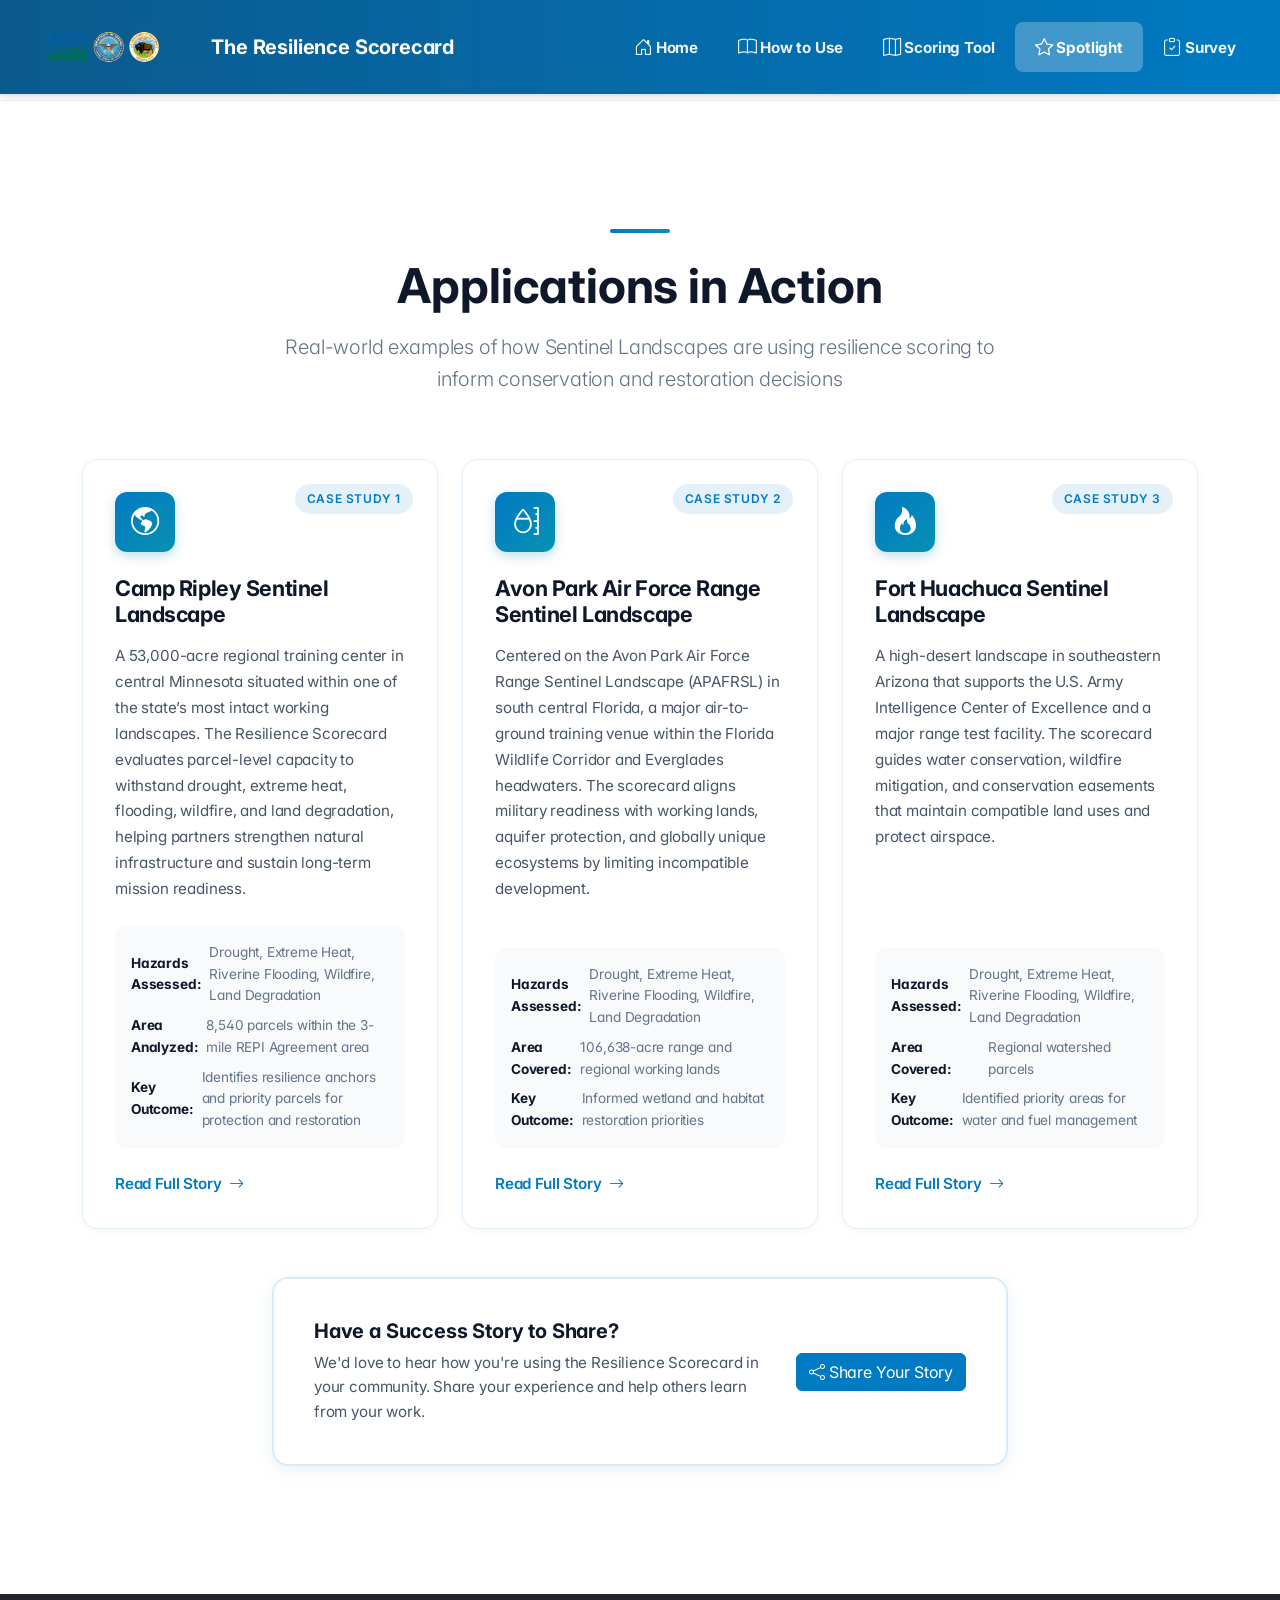
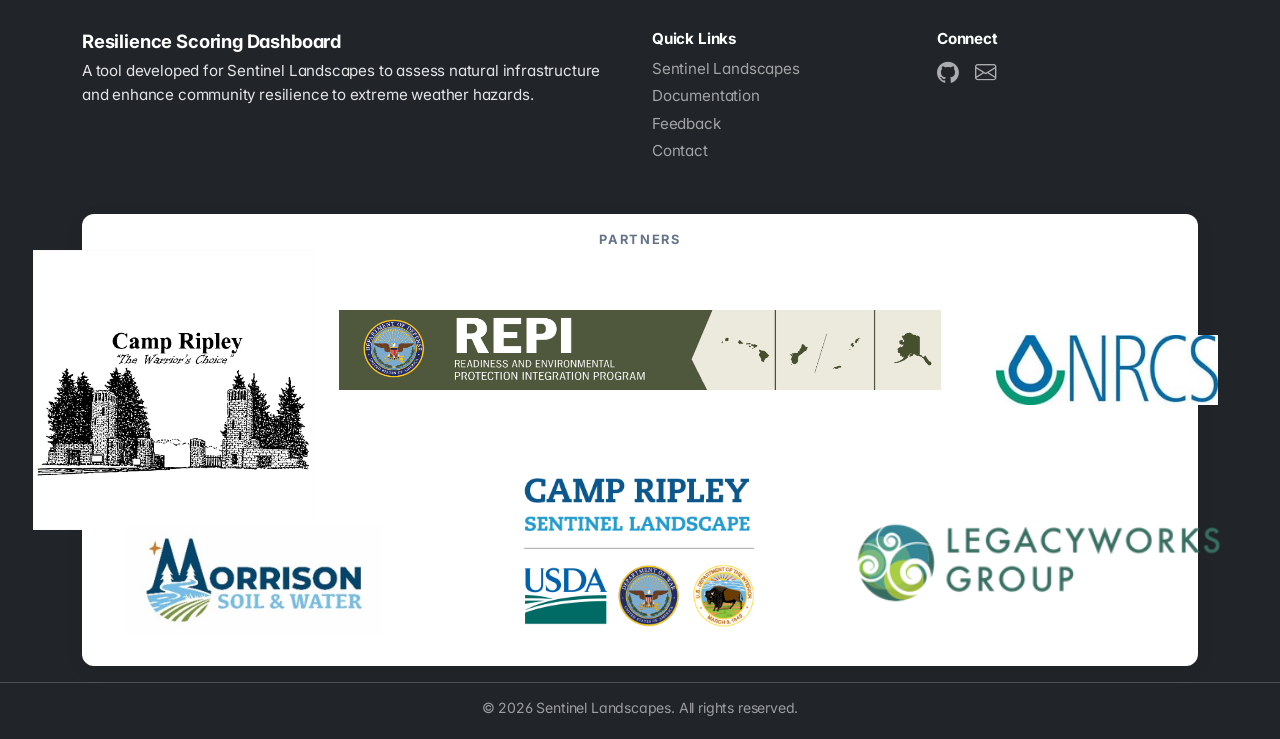
<file: docs/spotlight.html>
<!doctype html>
<html lang="en">
<head>
  <meta charset="utf-8"/>
  <meta name="viewport" content="width=device-width, initial-scale=1"/>
  <title>Spotlight - The Resilience Scorecard</title>

  <!-- Bootstrap + Icons -->
  <link href="https://cdn.jsdelivr.net/npm/bootstrap@5.3.3/dist/css/bootstrap.min.css" rel="stylesheet">
  <link href="https://cdn.jsdelivr.net/npm/bootstrap-icons@1.11.3/font/bootstrap-icons.css" rel="stylesheet">

  <!-- Font -->
  <link rel="preconnect" href="https://fonts.googleapis.com">
  <link rel="preconnect" href="https://fonts.gstatic.com" crossorigin>
  <link href="https://fonts.googleapis.com/css2?family=Inter:wght@400;500;600;700&display=swap" rel="stylesheet">

  <link rel="stylesheet" href="style.css"/>
</head>

<body>

<!-- Main Navigation -->
<nav id="mainNav" class="navbar navbar-expand-lg navbar-dark fixed-top">
  <div class="container-fluid px-4">
    <div class="navbar-brand d-flex align-items-center gap-2">
      <a href="https://sentinellandscapes.org/" target="_blank" rel="noopener noreferrer" class="logo-link">
        <img src="assets/SL_logo.png" alt="Sentinel Landscapes Logo" height="52px">
      </a>
      <a href="index.html" class="brand-text-link">
        <span class="fw-bold">The Resilience Scorecard</span>
      </a>
    </div>
    <button class="navbar-toggler" type="button" data-bs-toggle="collapse" data-bs-target="#navbarNav" 
            aria-controls="navbarNav" aria-expanded="false" aria-label="Toggle navigation">
      <span class="navbar-toggler-icon"></span>
    </button>
    <div class="collapse navbar-collapse" id="navbarNav">
      <ul class="navbar-nav ms-auto">
        <li class="nav-item">
          <a class="nav-link" href="index.html">
            <i class="bi bi-house-door me-1"></i>Home
          </a>
        </li>
        <li class="nav-item">
          <a class="nav-link" href="how-to.html">
            <i class="bi bi-book me-1"></i>How to Use
          </a>
        </li>
        <li class="nav-item">
          <a class="nav-link" href="tool.html">
            <i class="bi bi-map me-1"></i>Scoring Tool
          </a>
        </li>
        <li class="nav-item">
          <a class="nav-link active" href="spotlight.html">
            <i class="bi bi-star me-1"></i>Spotlight
          </a>
        </li>
        <li class="nav-item">
          <a class="nav-link" href="survey.html">
            <i class="bi bi-clipboard-check me-1"></i>Survey
          </a>
        </li>
      </ul>
    </div>
  </div>
</nav>

<!-- Spotlight Section -->
<section class="section-spotlight">
  <div class="container py-5">
    <!-- Section Header -->
    <div class="row mb-5">
      <div class="col-lg-8 mx-auto text-center">
        <div class="section-header-accent"></div>
        <h2 class="display-5 fw-bold mb-3">Applications in Action</h2>
        <p class="lead text-muted">
          Real-world examples of how Sentinel Landscapes are using resilience scoring
          to inform conservation and restoration decisions
        </p>
      </div>
    </div>

    <!-- Case Study Cards -->
    <div class="row g-4 mb-5">
      <!-- Case Study 1 -->
      <div class="col-lg-4">
        <div class="spotlight-card">
          <div class="spotlight-icon">
            <i class="bi bi-globe-americas"></i>
          </div>
          <div class="spotlight-badge">Case Study 1</div>
          <h4 class="spotlight-title">Camp Ripley Sentinel Landscape</h4>
          <p class="spotlight-description">
            A 53,000-acre regional training center in central Minnesota situated within one of the state’s most intact working landscapes. The Resilience Scorecard evaluates parcel-level capacity to withstand drought, extreme heat, flooding, wildfire, and land degradation, helping partners strengthen natural infrastructure and sustain long-term mission readiness.
          </p>
          <div class="spotlight-metrics">
            <div class="metric-item">
              <strong>Hazards Assessed:</strong> Drought, Extreme Heat, Riverine Flooding, Wildfire, Land Degradation
            </div>
            <div class="metric-item">
              <strong>Area Analyzed:</strong> 8,540 parcels within the 3-mile REPI Agreement area
            </div>
            <div class="metric-item">
              <strong>Key Outcome:</strong> Identifies resilience anchors and priority parcels for protection and restoration
            </div>
          </div>
          <a href="spotlight/camp-ripley.html" class="spotlight-link">
            Read Full Story <i class="bi bi-arrow-right"></i>
          </a>
        </div>
      </div>

      <!-- Case Study 2 -->
      <div class="col-lg-4">
        <div class="spotlight-card">
          <div class="spotlight-icon">
            <i class="bi bi-moisture"></i>
          </div>
          <div class="spotlight-badge">Case Study 2</div>
          <h4 class="spotlight-title">Avon Park Air Force Range Sentinel Landscape</h4>
          <p class="spotlight-description">
            Centered on the Avon Park Air Force Range Sentinel Landscape (APAFRSL) in south central Florida, a major air-to-ground training venue within the Florida Wildlife Corridor and Everglades headwaters. The scorecard aligns military readiness with working lands, aquifer protection, and globally unique ecosystems by limiting incompatible development.
          </p>
          <div class="spotlight-metrics">
            <div class="metric-item">
              <strong>Hazards Assessed:</strong> Drought, Extreme Heat, Riverine Flooding, Wildfire, Land Degradation
            </div>
            <div class="metric-item">
              <strong>Area Covered:</strong> 106,638-acre range and regional working lands
            </div>
            <div class="metric-item">
              <strong>Key Outcome:</strong> Informed wetland and habitat restoration priorities
            </div>
          </div>
          <a href="spotlight/avon-park.html" class="spotlight-link">
            Read Full Story <i class="bi bi-arrow-right"></i>
          </a>
        </div>
      </div>

      <!-- Case Study 3 -->
      <div class="col-lg-4">
        <div class="spotlight-card">
          <div class="spotlight-icon">
            <i class="bi bi-fire"></i>
          </div>
          <div class="spotlight-badge">Case Study 3</div>
          <h4 class="spotlight-title">Fort Huachuca Sentinel Landscape</h4>
          <p class="spotlight-description">
            A high-desert landscape in southeastern Arizona that supports the U.S. Army Intelligence Center of Excellence and a major range test facility. The scorecard guides water conservation, wildfire mitigation, and conservation easements that maintain compatible land uses and protect airspace.
          </p>
          <div class="spotlight-metrics">
            <div class="metric-item">
              <strong>Hazards Assessed:</strong> Drought, Extreme Heat, Riverine Flooding, Wildfire, Land Degradation
            </div>
            <div class="metric-item">
              <strong>Area Covered:</strong> Regional watershed parcels
            </div>
            <div class="metric-item">
              <strong>Key Outcome:</strong> Identified priority areas for water and fuel management
            </div>
          </div>
          <a href="spotlight/fort-huachuca.html" class="spotlight-link">
            Read Full Story <i class="bi bi-arrow-right"></i>
          </a>
        </div>
      </div>
    </div>

    <!-- Call to Action -->
    <div class="row">
      <div class="col-lg-8 mx-auto">
        <div class="spotlight-cta">
          <div class="cta-content">
            <h5 class="cta-title">Have a Success Story to Share?</h5>
            <p class="cta-text">
              We'd love to hear how you're using the Resilience Scorecard in your community.
              Share your experience and help others learn from your work.
            </p>
          </div>
          <div class="cta-actions">
            <a href="survey.html" class="btn btn-primary">
              <i class="bi bi-share"></i> Share Your Story
            </a>
          </div>
        </div>
      </div>
    </div>

  </div>
</section>

<!-- Standard footer with centered white logo panel -->
<footer class="site-footer">
  <div class="container">

    <div class="row footer-top">

      <div class="col-lg-6 mb-3 mb-lg-0">
        <h5 class="footer-title">
          Resilience Scoring Dashboard
        </h5>

        <p class="footer-description mb-0">
          A tool developed for Sentinel Landscapes to assess natural infrastructure
          and enhance community resilience to extreme weather hazards.
        </p>
      </div>


      <div class="col-lg-3 mb-3 mb-lg-0">
        <h6 class="footer-heading">
          Quick Links
        </h6>

        <ul class="list-unstyled footer-links">
          <li>
            <a
              href="https://sentinellandscapes.org"
              target="_blank">
              Sentinel Landscapes
            </a>
          </li>

          <li>
            <a href="how-to.html">
              Documentation
            </a>
          </li>

          <li>
            <a href="survey.html">
              Feedback
            </a>
          </li>

          <li>
            <a href="contact.html">
              Contact
            </a>
          </li>
        </ul>
      </div>


      <div class="col-lg-3">
        <h6 class="footer-heading">
          Connect
        </h6>

        <div class="footer-socials">
          <a href="#" aria-label="GitHub">
            <i class="bi bi-github"></i>
          </a>

          <a href="#" aria-label="Email">
            <i class="bi bi-envelope"></i>
          </a>
        </div>
      </div>

    </div>


<!-- Partner panel -->
<div class="partner-lockup">

  <div class="partner-label">
    Partners
  </div>


  <!-- Top row -->
  <div class="partner-lockup-row">

    <a href="#" class="partner-brand partner-brand-camp">
      <img
        src="assets/camp_ripley_logo.png"
        alt="Camp Ripley">
    </a>

    <a href="#" class="partner-brand partner-brand-repi">
      <img
        src="assets/REPI_logo.png"
        alt="REPI">
    </a>

    <a href="#" class="partner-brand partner-brand-nrcs">
      <img
        src="assets/nrcs_logo.jpg"
        alt="NRCS">
    </a>


  </div>


  <!-- Bottom row -->
  <div class="partner-lockup-row partner-lockup-row-secondary">
    <a href="#" class="partner-brand partner-brand-morrison">
      <img
        src="assets/morrison_logo1.png.jpg"
        alt="Morrison Soil and Water">
    </a>

    <a href="#" class="partner-brand partner-brand-sentinel">
      <img
        src="assets/SL_Lockups_CampRipley_DOW_stacked_top.png"
        alt="Camp Ripley Sentinel Landscape">
    </a>
    
     <a href="#" class="partner-brand partner-brand-lwg">
      <img
        src="assets/lwg_logo.png"
        alt="LegacyWorks Group">
    </a>



  </div>

</div>

    </div>


    <div class="footer-bottom">
      &copy; 2026 Sentinel Landscapes. All rights reserved.
    </div>

  </div>
</footer>

<script src="https://cdn.jsdelivr.net/npm/bootstrap@5.3.3/dist/js/bootstrap.bundle.min.js"></script>

</body>
</html>
</file>
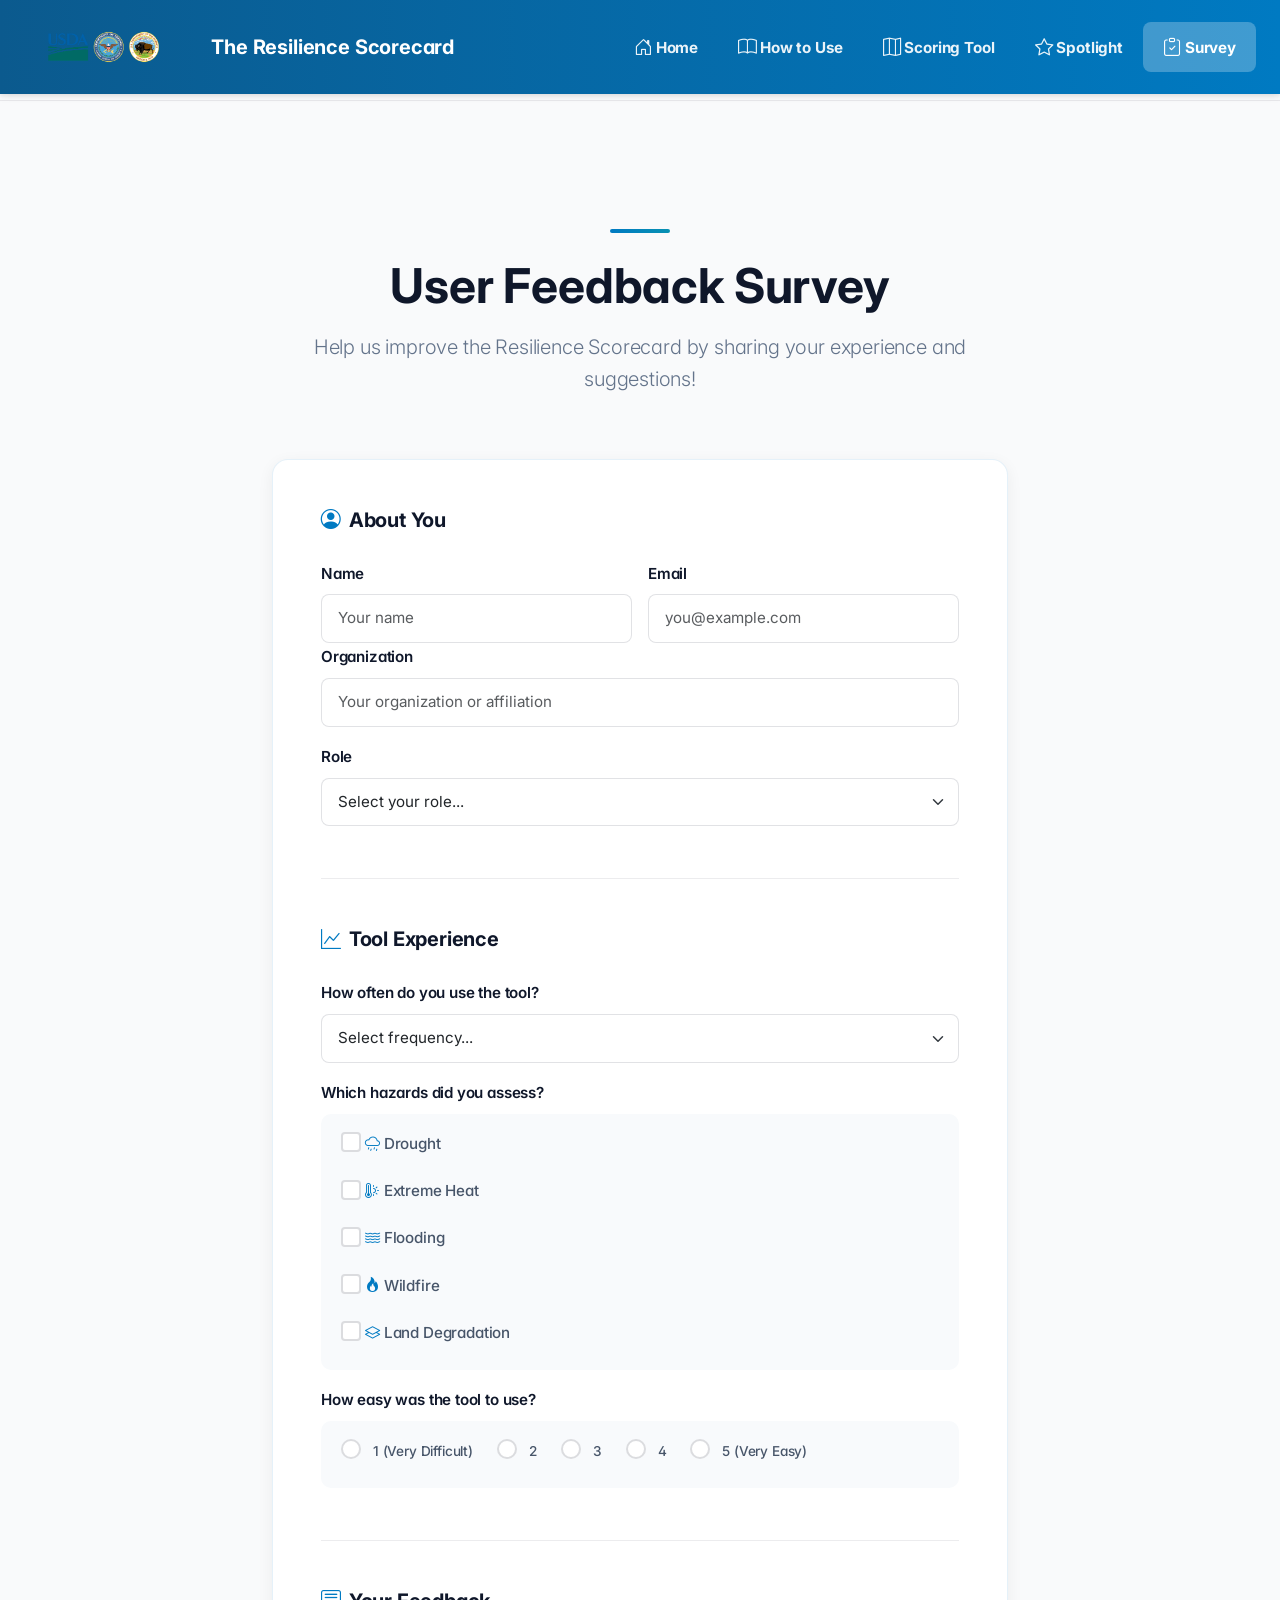
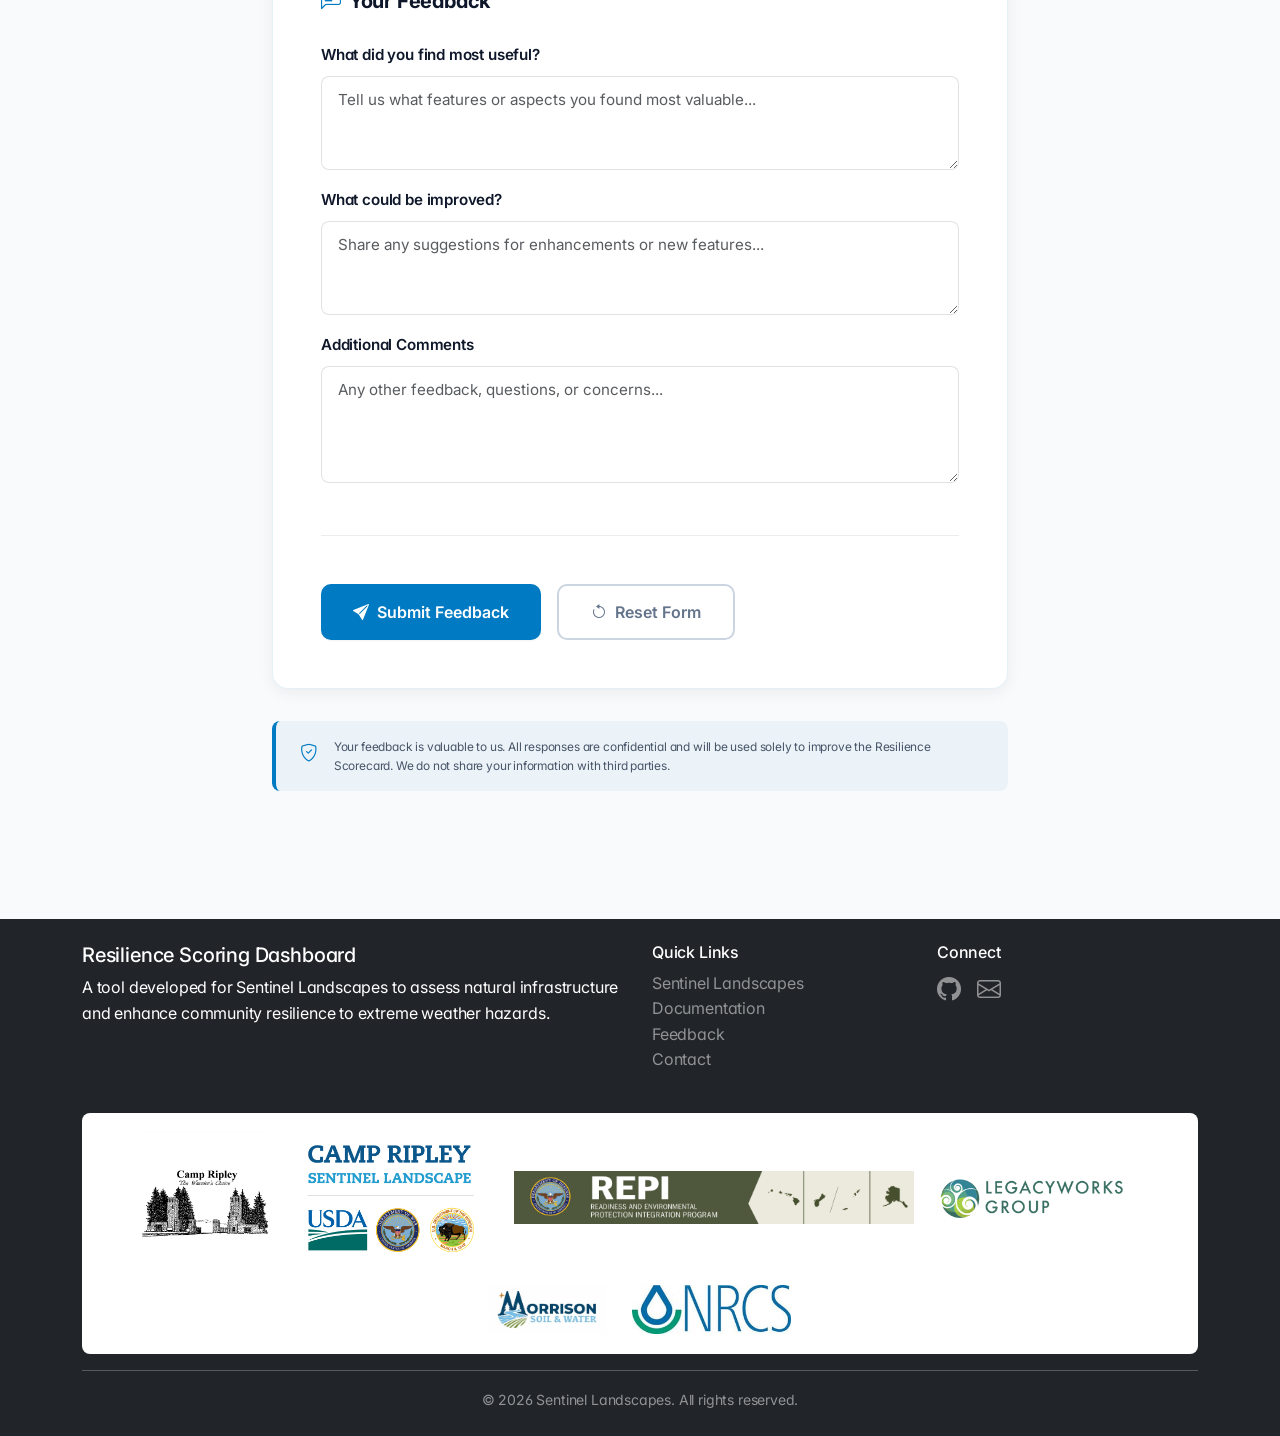
<file: docs/survey.html>
<!doctype html>
<html lang="en">
<head>
  <meta charset="utf-8"/>
  <meta name="viewport" content="width=device-width, initial-scale=1"/>
  <title>Survey - The Resilience Scorecard</title>

  <!-- Bootstrap + Icons -->
  <link href="https://cdn.jsdelivr.net/npm/bootstrap@5.3.3/dist/css/bootstrap.min.css" rel="stylesheet">
  <link href="https://cdn.jsdelivr.net/npm/bootstrap-icons@1.11.3/font/bootstrap-icons.css" rel="stylesheet">

  <!-- Font -->
  <link rel="preconnect" href="https://fonts.googleapis.com">
  <link rel="preconnect" href="https://fonts.gstatic.com" crossorigin>
  <link href="https://fonts.googleapis.com/css2?family=Inter:wght@400;500;600;700&display=swap" rel="stylesheet">

  <link rel="stylesheet" href="style.css"/>
</head>

<body>

<!-- Main Navigation -->
<nav id="mainNav" class="navbar navbar-expand-lg navbar-dark fixed-top">
  <div class="container-fluid px-4">
    <div class="navbar-brand d-flex align-items-center gap-2">
      <a href="https://sentinellandscapes.org/" target="_blank" rel="noopener noreferrer" class="logo-link">
        <img src="assets/SL_logo.png" alt="Sentinel Landscapes Logo" height="52px">
      </a>
      <a href="index.html" class="brand-text-link">
        <span class="fw-bold">The Resilience Scorecard</span>
      </a>
    </div>
    <button class="navbar-toggler" type="button" data-bs-toggle="collapse" data-bs-target="#navbarNav" 
            aria-controls="navbarNav" aria-expanded="false" aria-label="Toggle navigation">
      <span class="navbar-toggler-icon"></span>
    </button>
    <div class="collapse navbar-collapse" id="navbarNav">
      <ul class="navbar-nav ms-auto">
        <li class="nav-item">
          <a class="nav-link" href="index.html">
            <i class="bi bi-house-door me-1"></i>Home
          </a>
        </li>
        <li class="nav-item">
          <a class="nav-link" href="how-to.html">
            <i class="bi bi-book me-1"></i>How to Use
          </a>
        </li>
        <li class="nav-item">
          <a class="nav-link" href="tool.html">
            <i class="bi bi-map me-1"></i>Scoring Tool
          </a>
        </li>
        <li class="nav-item">
          <a class="nav-link" href="spotlight.html">
            <i class="bi bi-star me-1"></i>Spotlight
          </a>
        </li>
        <li class="nav-item">
          <a class="nav-link active" href="survey.html">
            <i class="bi bi-clipboard-check me-1"></i>Survey
          </a>
        </li>
      </ul>
    </div>
  </div>
</nav>

<!-- Survey Section -->
<section class="section-survey">
  <div class="container py-5">
    <!-- Section Header -->
    <div class="row mb-5">
      <div class="col-lg-8 mx-auto text-center">
        <div class="section-header-accent"></div>
        <h2 class="display-5 fw-bold mb-3">User Feedback Survey</h2>
        <p class="lead text-muted">
          Help us improve the Resilience Scorecard by sharing your experience and suggestions!
        </p>
      </div>
    </div>

    <!-- Survey Form -->
    <div class="row">
      <div class="col-lg-8 mx-auto">
        <div class="survey-form-card">
          <form id="feedbackForm">
            <!-- User Information -->
            <div class="form-section">
              <h5 class="form-section-title">
                <i class="bi bi-person-circle me-2"></i>About You
              </h5>
              
              <div class="row g-3">
                <div class="col-md-6">
                  <label for="userName" class="form-label">Name</label>
                  <input type="text" class="form-control" id="userName" placeholder="Your name">
                </div>
                <div class="col-md-6">
                  <label for="userEmail" class="form-label">Email</label>
                  <input type="email" class="form-control" id="userEmail" placeholder="you@example.com">
                </div>
              </div>

              <div class="mb-3">
                <label for="userOrg" class="form-label">Organization</label>
                <input type="text" class="form-control" id="userOrg" placeholder="Your organization or affiliation">
              </div>

              <div class="mb-3">
                <label for="userRole" class="form-label">Role</label>
                <select class="form-select" id="userRole">
                  <option selected disabled>Select your role...</option>
                  <option value="land_manager">Land Manager</option>
                  <option value="conservation_planner">Conservation Planner</option>
                  <option value="researcher">Researcher/Scientist</option>
                  <option value="policy_maker">Policy Maker</option>
                  <option value="educator">Educator</option>
                  <option value="other">Other</option>
                </select>
              </div>
            </div>

            <!-- Tool Usage -->
            <div class="form-section">
              <h5 class="form-section-title">
                <i class="bi bi-graph-up me-2"></i>Tool Experience
              </h5>

              <div class="mb-3">
                <label for="usageFrequency" class="form-label">How often do you use the tool?</label>
                <select class="form-select" id="usageFrequency">
                  <option selected disabled>Select frequency...</option>
                  <option value="first_time">First time user</option>
                  <option value="occasionally">Occasionally (a few times)</option>
                  <option value="regularly">Regularly (monthly)</option>
                  <option value="frequently">Frequently (weekly or more)</option>
                </select>
              </div>

              <div class="mb-3">
                <label class="form-label">Which hazards did you assess?</label>
                <div class="hazard-checkboxes">
                  <div class="form-check">
                    <input class="form-check-input" type="checkbox" id="hazardDrought" value="drought">
                    <label class="form-check-label" for="hazardDrought">
                      <i class="bi bi-cloud-drizzle me-1"></i>Drought
                    </label>
                  </div>
                  <div class="form-check">
                    <input class="form-check-input" type="checkbox" id="hazardHeat" value="extreme_heat">
                    <label class="form-check-label" for="hazardHeat">
                      <i class="bi bi-thermometer-sun me-1"></i>Extreme Heat
                    </label>
                  </div>
                  <div class="form-check">
                    <input class="form-check-input" type="checkbox" id="hazardFlood" value="flooding">
                    <label class="form-check-label" for="hazardFlood">
                      <i class="bi bi-water me-1"></i>Flooding
                    </label>
                  </div>
                  <div class="form-check">
                    <input class="form-check-input" type="checkbox" id="hazardFire" value="wildfire">
                    <label class="form-check-label" for="hazardFire">
                      <i class="bi bi-fire me-1"></i>Wildfire
                    </label>
                  </div>
                  <div class="form-check">
                    <input class="form-check-input" type="checkbox" id="hazardDeg" value="land_degradation">
                    <label class="form-check-label" for="hazardDeg">
                      <i class="bi bi-layers me-1"></i>Land Degradation
                    </label>
                  </div>
                </div>
              </div>

              <div class="mb-3">
                <label for="easeOfUse" class="form-label">How easy was the tool to use?</label>
                <div class="rating-scale">
                  <div class="form-check form-check-inline">
                    <input class="form-check-input" type="radio" name="easeOfUse" id="ease1" value="1">
                    <label class="form-check-label" for="ease1">1 (Very Difficult)</label>
                  </div>
                  <div class="form-check form-check-inline">
                    <input class="form-check-input" type="radio" name="easeOfUse" id="ease2" value="2">
                    <label class="form-check-label" for="ease2">2</label>
                  </div>
                  <div class="form-check form-check-inline">
                    <input class="form-check-input" type="radio" name="easeOfUse" id="ease3" value="3">
                    <label class="form-check-label" for="ease3">3</label>
                  </div>
                  <div class="form-check form-check-inline">
                    <input class="form-check-input" type="radio" name="easeOfUse" id="ease4" value="4">
                    <label class="form-check-label" for="ease4">4</label>
                  </div>
                  <div class="form-check form-check-inline">
                    <input class="form-check-input" type="radio" name="easeOfUse" id="ease5" value="5">
                    <label class="form-check-label" for="ease5">5 (Very Easy)</label>
                  </div>
                </div>
              </div>
            </div>

            <!-- Feedback -->
            <div class="form-section">
              <h5 class="form-section-title">
                <i class="bi bi-chat-left-text me-2"></i>Your Feedback
              </h5>

              <div class="mb-3">
                <label for="mostUseful" class="form-label">What did you find most useful?</label>
                <textarea class="form-control" id="mostUseful" rows="3" 
                          placeholder="Tell us what features or aspects you found most valuable..."></textarea>
              </div>

              <div class="mb-3">
                <label for="improvements" class="form-label">What could be improved?</label>
                <textarea class="form-control" id="improvements" rows="3" 
                          placeholder="Share any suggestions for enhancements or new features..."></textarea>
              </div>

              <div class="mb-3">
                <label for="additionalComments" class="form-label">Additional Comments</label>
                <textarea class="form-control" id="additionalComments" rows="4" 
                          placeholder="Any other feedback, questions, or concerns..."></textarea>
              </div>
            </div>

            <!-- Submit -->
            <div class="form-actions">
              <button type="submit" class="btn btn-primary btn-lg">
                <i class="bi bi-send-fill me-2"></i>Submit Feedback
              </button>
              <button type="reset" class="btn btn-outline-secondary btn-lg">
                <i class="bi bi-arrow-counterclockwise me-2"></i>Reset Form
              </button>
            </div>

            <div id="submitMessage" class="alert d-none mt-3" role="alert"></div>
          </form>
        </div>

        <!-- Privacy Notice -->
        <div class="privacy-notice">
          <i class="bi bi-shield-check me-2"></i>
          <small>
            Your feedback is valuable to us. All responses are confidential and will be used 
            solely to improve the Resilience Scorecard. We do not share your information with third parties.
          </small>
        </div>
      </div>
    </div>
  </div>
</section>

<!-- Standard footer with centered white logo panel -->
<footer class="bg-dark text-white py-4">
  <div class="container">
    <div class="row">
      <div class="col-lg-6 mb-3 mb-lg-0">
        <h5>Resilience Scoring Dashboard</h5>
        <p class="mb-0">A tool developed for Sentinel Landscapes to assess natural infrastructure and enhance community resilience to extreme weather hazards.</p>
      </div>
      <div class="col-lg-3 mb-3 mb-lg-0">
        <h6>Quick Links</h6>
        <ul class="list-unstyled">
          <li><a href="https://sentinellandscapes.org" class="text-white-50" target="_blank">Sentinel Landscapes</a></li>
          <li><a href="how-to.html" class="text-white-50">Documentation</a></li>
          <li><a href="survey.html" class="text-white-50">Feedback</a></li>
          <li><a href="contact.html" class="text-white-50">Contact</a></li>
        </ul>
      </div>
      <div class="col-lg-3">
        <h6>Connect</h6>
        <div class="d-flex gap-3">
          <a href="#" class="text-white-50"><i class="bi bi-github fs-4"></i></a>
          <a href="#" class="text-white-50"><i class="bi bi-envelope fs-4"></i></a>
        </div>
      </div>
    </div>

    <div class="d-flex justify-content-center mt-4">
      <div class="bg-white rounded-3 p-3 w-100">
        <div class="d-flex justify-content-center align-items-center gap-3 flex-wrap">
          <a href="#" class="footer-logo-link"><img src="assets/camp_ripley_logo.png" alt="Camp Ripley" class="footer-logo"></a>
          <a href="#" class="footer-logo-link"><img src="assets/SL_Lockups_CampRipley_DOW_stacked_top.png" alt="Camp Ripley Sentinel Landscape Partner Lockup" class="footer-logo"></a>
          <a href="#" class="footer-logo-link"><img src="assets/REPI_logo.png" alt="REPI" class="footer-logo"></a>
          <a href="#" class="footer-logo-link"><img src="assets/lwg_logo.png" alt="Land and Water Group" class="footer-logo"></a>
          <a href="#" class="footer-logo-link"><img src="assets/morrison_logo1.png.jpg" alt="Morrison" class="footer-logo"></a>
          <a href="#" class="footer-logo-link"><img src="assets/nrcs_logo.jpg" alt="NRCS" class="footer-logo"></a>
        </div>
      </div>
    </div>

    <hr class="my-3 bg-white">
    <div class="text-center text-white-50">
      <small>&copy; 2026 Sentinel Landscapes. All rights reserved.</small>
    </div>
  </div>
</footer>

<script src="https://cdn.jsdelivr.net/npm/bootstrap@5.3.3/dist/js/bootstrap.bundle.min.js"></script>
<script>
  // Send responses via mailto (client email app)
  document.getElementById('feedbackForm').addEventListener('submit', function(e) {
    e.preventDefault();

    const getVal = id => document.getElementById(id)?.value?.trim() || '';
    const hazards = Array.from(document.querySelectorAll('.hazard-checkboxes input:checked'))
      .map(cb => cb.nextElementSibling?.textContent?.trim() || cb.value)
      .filter(Boolean);
    const ease = document.querySelector('input[name="easeOfUse"]:checked')?.value || '';

    const lines = [
      'Resilience Scorecard Survey Response',
      '',
      `Name: ${getVal('userName')}`,
      `Email: ${getVal('userEmail')}`,
      `Organization: ${getVal('userOrg')}`,
      `Role: ${getVal('userRole')}`,
      '',
      `Usage frequency: ${getVal('usageFrequency')}`,
      `Hazards assessed: ${hazards.length ? hazards.join(', ') : 'N/A'}`,
      `Ease of use: ${ease || 'N/A'}`,
      '',
      'Most useful:',
      getVal('mostUseful') || 'N/A',
      '',
      'Improvements:',
      getVal('improvements') || 'N/A',
      '',
      'Additional comments:',
      getVal('additionalComments') || 'N/A'
    ];

    const subject = encodeURIComponent('Resilience Scorecard Survey Response');
    const body = encodeURIComponent(lines.join('\n'));
    window.location.href = `mailto:raenah@legacyworksgroup.com?subject=${subject}&body=${body}`;

    const messageDiv = document.getElementById('submitMessage');
    messageDiv.className = 'alert alert-success mt-3';
    messageDiv.textContent = 'Thanks! Your email client should open with the response details.';
    messageDiv.classList.remove('d-none');
  });
</script>

</body>
</html>
</file>
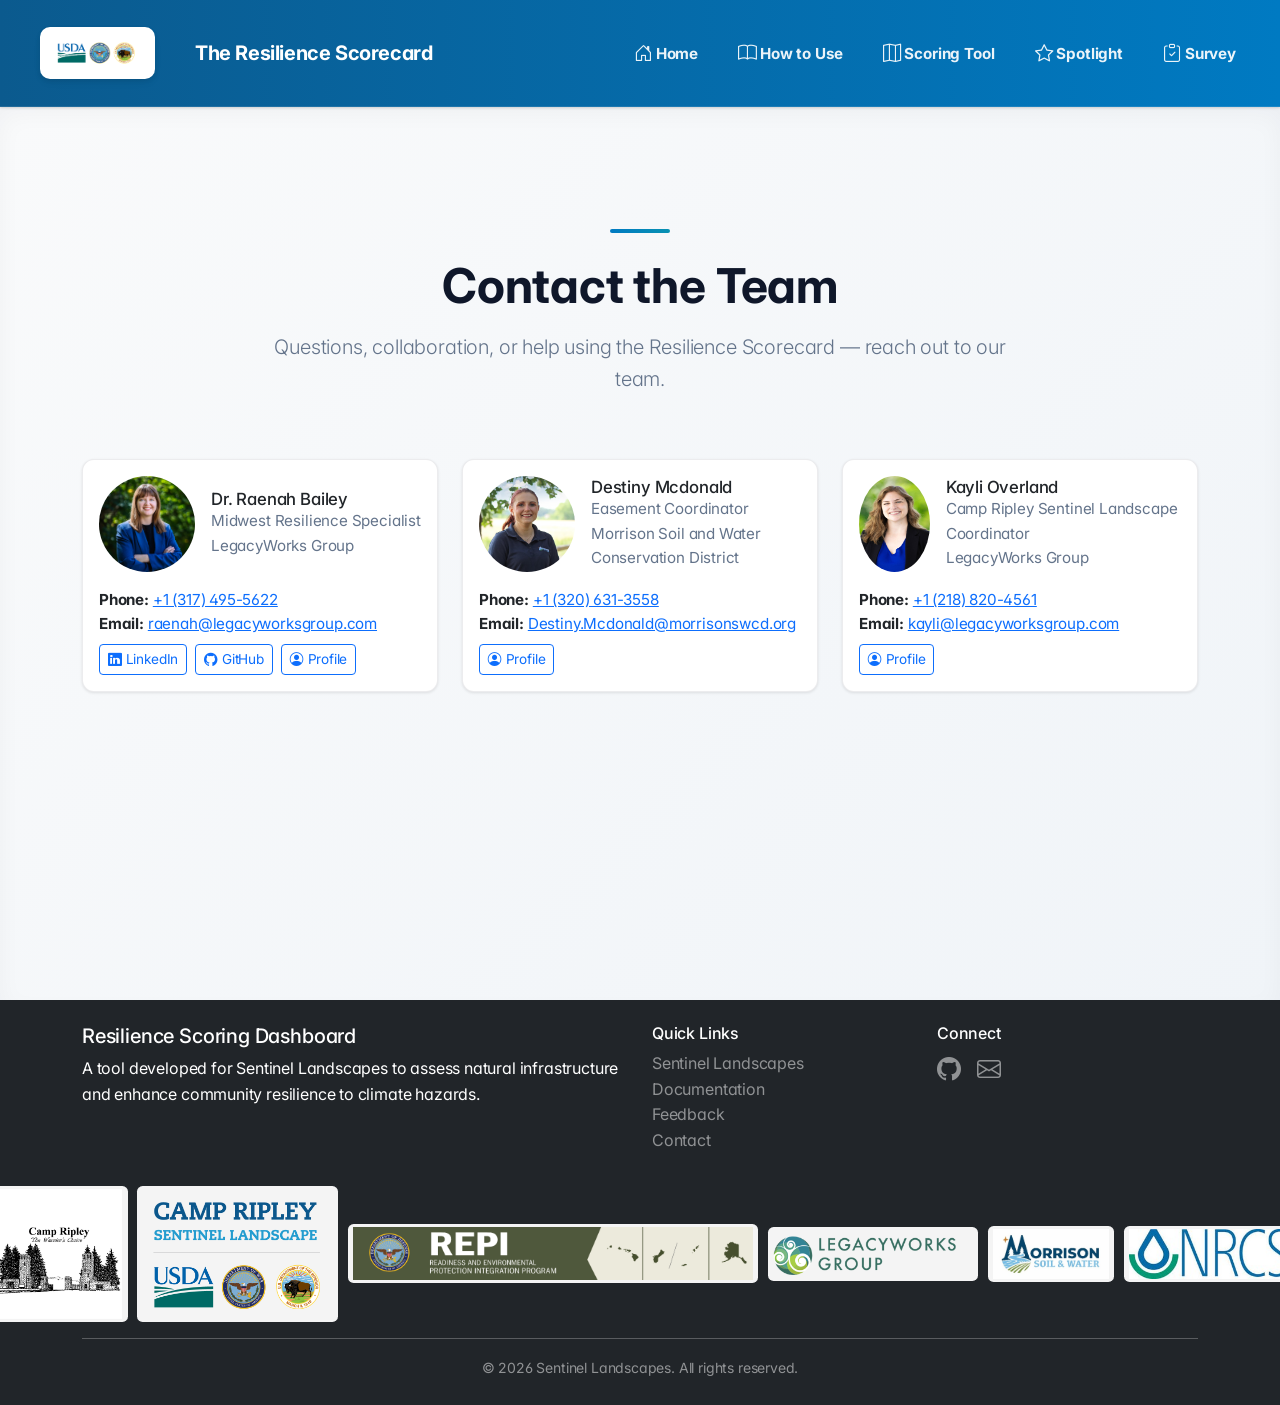
<file: frontend/contact.html>
<!doctype html>
<html lang="en">
<head>
  <meta charset="utf-8"/>
  <meta name="viewport" content="width=device-width, initial-scale=1"/>
  <title>Contact - The Resilience Scorecard</title>

  <!-- Bootstrap + Icons -->
  <link href="https://cdn.jsdelivr.net/npm/bootstrap@5.3.3/dist/css/bootstrap.min.css" rel="stylesheet">
  <link href="https://cdn.jsdelivr.net/npm/bootstrap-icons@1.11.3/font/bootstrap-icons.css" rel="stylesheet">

  <!-- Font -->
  <link rel="preconnect" href="https://fonts.googleapis.com">
  <link rel="preconnect" href="https://fonts.gstatic.com" crossorigin>
  <link href="https://fonts.googleapis.com/css2?family=Inter:wght@400;500;600;700&display=swap" rel="stylesheet">

  <link rel="stylesheet" href="style.css"/>
</head>

<body>

<!-- Main Navigation (no Contact nav item per request) -->
<nav id="mainNav" class="navbar navbar-expand-lg navbar-dark fixed-top">
  <div class="container-fluid px-4">
    <div class="navbar-brand d-flex align-items-center gap-2">
      <a href="https://sentinellandscapes.org/" target="_blank" rel="noopener noreferrer" class="logo-link">
        <img src="assets/SL_logo.png" alt="Sentinel Landscapes Logo" height="52px">
      </a>
      <a href="index.html" class="brand-text-link">
        <span class="fw-bold">The Resilience Scorecard</span>
      </a>
    </div>
    <button class="navbar-toggler" type="button" data-bs-toggle="collapse" data-bs-target="#navbarNav" 
            aria-controls="navbarNav" aria-expanded="false" aria-label="Toggle navigation">
      <span class="navbar-toggler-icon"></span>
    </button>
    <div class="collapse navbar-collapse" id="navbarNav">
      <ul class="navbar-nav ms-auto">
        <li class="nav-item">
          <a class="nav-link" href="index.html">
            <i class="bi bi-house-door me-1"></i>Home
          </a>
        </li>
        <li class="nav-item">
          <a class="nav-link" href="how-to.html">
            <i class="bi bi-book me-1"></i>How to Use
          </a>
        </li>
        <li class="nav-item">
          <a class="nav-link" href="tool.html">
            <i class="bi bi-map me-1"></i>Scoring Tool
          </a>
        </li>
        <li class="nav-item">
          <a class="nav-link" href="spotlight.html">
            <i class="bi bi-star me-1"></i>Spotlight
          </a>
        </li>
        <li class="nav-item">
          <a class="nav-link" href="survey.html">
            <i class="bi bi-clipboard-check me-1"></i>Survey
          </a>
        </li>
      </ul>
    </div>
  </div>
</nav>

<!-- Contact Intro -->
<section class="section-how-to contact-page">
  <div class="container py-5">
    <div class="row mb-5">
      <div class="col-lg-8 mx-auto text-center">
        <div class="section-header-accent"></div>
        <h2 class="display-5 fw-bold mb-3">Contact the Team</h2>
        <p class="lead text-muted">Questions, collaboration, or help using the Resilience Scorecard — reach out to our team.</p>
      </div>
    </div>

    <!-- Contact Cards -->
    <div class="row g-4">
      <!-- Card 1 -->
      <div class="col-md-6 col-lg-4">
        <div class="card shadow-sm">
          <div class="card-body d-flex flex-column align-items-start">
            <div class="d-flex align-items-center w-100 gap-3">
              <img src="assets/raenahCRSL.jpg" alt="Photo" class="rounded-circle" width="96" height="96">
              <div>
                <h5 class="mb-0">Dr. Raenah Bailey</h5>
                <div class="text-muted small">Midwest Resilience Specialist</div>
                <div class="text-muted small">LegacyWorks Group</div>
              </div>
            </div>
            <div class="mt-3 w-100">
              <ul class="list-unstyled small mb-0">
                <li><strong>Phone:</strong> <a href="tel:+13174955622">+1 (317) 495-5622</a></li>
                <li><strong>Email:</strong> <a href="mailto:raenah@legacyworksgroup.com">raenah@legacyworksgroup.com</a></li>
                <li class="mt-2">
                  <div class="d-flex gap-2">
                    <a href="https://www.linkedin.com/in/raenah-bailey-93169b155/" class="btn btn-outline-primary btn-sm" target="_blank" rel="noopener noreferrer"><i class="bi bi-linkedin"></i> LinkedIn</a>
                    <a href="https://github.com/raeabail" class="btn btn-outline-primary btn-sm" target="_blank" rel="noopener noreferrer"><i class="bi bi-github"></i> GitHub</a>
                    <a href="https://legacyworksgroup.com/team-content/raenah-bailey" class="btn btn-outline-primary btn-sm" target="_blank" rel="noopener noreferrer"><i class="bi bi-person-circle"></i> Profile</a>
                  </div>
                </li>
              </ul>
            </div>
          </div>
        </div>
      </div>

      <!-- Card 2 -->
      <div class="col-md-6 col-lg-4">
        <div class="card shadow-sm">
          <div class="card-body d-flex flex-column align-items-start">
            <div class="d-flex align-items-center w-100 gap-3">
              <img src="assets/destinyMSWCD.png" alt="Photo" class="rounded-circle" width="96" height="96">
              <div>
                <h5 class="mb-0">Destiny Mcdonald</h5>
                <div class="text-muted small">Easement Coordinator</div>
                <div class="text-muted small">Morrison Soil and Water Conservation District</div>
              </div>
            </div>
            <div class="mt-3 w-100">
              <ul class="list-unstyled small mb-0">
                <li><strong>Phone:</strong> <a href="tel:+13206313558">+1 (320) 631-3558</a></li>
                <li><strong>Email:</strong> <a href="mailto:Destiny.Mcdonald@morrisonswcd.org">Destiny.Mcdonald@morrisonswcd.org</a></li>
                <li class="mt-2">
                  <div class="d-flex gap-2">
                    <a href="https://www.morrisonswcd.org/?pgid=jepdpftp-acb5d449-9b8b-4ed0-8ea0-9f721d7b1a89" class="btn btn-outline-primary btn-sm"><i class="bi bi-person-circle"></i> Profile</a>
                  </div>
                </li>
              </ul>
            </div>
          </div>
        </div>
      </div>

      <!-- Card 3 -->
      <div class="col-md-6 col-lg-4">
        <div class="card shadow-sm">
          <div class="card-body d-flex flex-column align-items-start">
            <div class="d-flex align-items-center w-100 gap-3">
              <img src="assets/kayliCRSL.jpg" alt="Photo" class="rounded-circle" width="96" height="96">
              <div>
                <h5 class="mb-0">Kayli Overland</h5>
                <div class="text-muted small">Camp Ripley Sentinel Landscape Coordinator</div>
                <div class="text-muted small">LegacyWorks Group</div>
              </div>
            </div>
            <div class="mt-3 w-100">
              <ul class="list-unstyled small mb-0">
                <li><strong>Phone:</strong> <a href="tel:+12188204561">+1 (218) 820-4561</a></li>
                <li><strong>Email:</strong> <a href="mailto:kayli@legacyworksgroup.com">kayli@legacyworksgroup.com</a></li>
                <li class="mt-2">
                  <div class="d-flex gap-2">
                    <a href="https://legacyworksgroup.com/team-content/kayli-overland" class="btn btn-outline-primary btn-sm"><i class="bi bi-person-circle"></i> Profile</a>
                  </div>
                </li>
              </ul>
            </div>
          </div>
        </div>
      </div>
    </div>
  </div>
</section>

<!-- Footer (Quick Links include Contact) -->
<footer class="bg-dark text-white py-4">
  <div class="container">
    <div class="row">
      <div class="col-lg-6 mb-3 mb-lg-0">
        <h5>Resilience Scoring Dashboard</h5>
        <p class="mb-0">
          A tool developed for Sentinel Landscapes to assess natural infrastructure 
          and enhance community resilience to climate hazards.
        </p>
      </div>
      <div class="col-lg-3 mb-3 mb-lg-0">
        <h6>Quick Links</h6>
        <ul class="list-unstyled">
          <li><a href="https://sentinellandscapes.org" class="text-white-50" target="_blank">Sentinel Landscapes</a></li>
          <li><a href="how-to.html" class="text-white-50">Documentation</a></li>
          <li><a href="survey.html" class="text-white-50">Feedback</a></li>
          <li><a href="contact.html" class="text-white-50">Contact</a></li>
        </ul>
      </div>
      <div class="col-lg-3">
        <h6>Connect</h6>
        <div class="d-flex gap-3">
          <a href="#" class="text-white-50"><i class="bi bi-github fs-4"></i></a>
          <a href="#" class="text-white-50"><i class="bi bi-envelope fs-4"></i></a>
        </div>
      </div>
    </div>
    <div class="footer-logos mt-3" aria-label="Partner Logos">
      <span class="footer-logo-link"><img src="assets/camp_ripley_logo.png" alt="Camp Ripley" class="footer-logo"></span>
      <span class="footer-logo-link"><img src="assets/SL_Lockups_CampRipley_DOW_stacked_top.png" alt="Camp Ripley Sentinel Landscape Partner Lockup" class="footer-logo"></span>
      <span class="footer-logo-link"><img src="assets/REPI_logo.png" alt="REPI" class="footer-logo"></span>
      <span class="footer-logo-link"><img src="assets/lwg_logo.png" alt="Land and Water Group" class="footer-logo"></span>
      <span class="footer-logo-link"><img src="assets/morrison_logo1.png.jpg" alt="Morrison" class="footer-logo"></span>
      <span class="footer-logo-link"><img src="assets/nrcs_logo.jpg" alt="NRCS" class="footer-logo"></span>
    </div>
    <hr class="my-3 bg-white">
    <div class="text-center text-white-50">
      <small>&copy; 2026 Sentinel Landscapes. All rights reserved.</small>
    </div>
  </div>
</footer>

<script src="https://cdn.jsdelivr.net/npm/bootstrap@5.3.3/dist/js/bootstrap.bundle.min.js"></script>

</body>
</html>
</file>
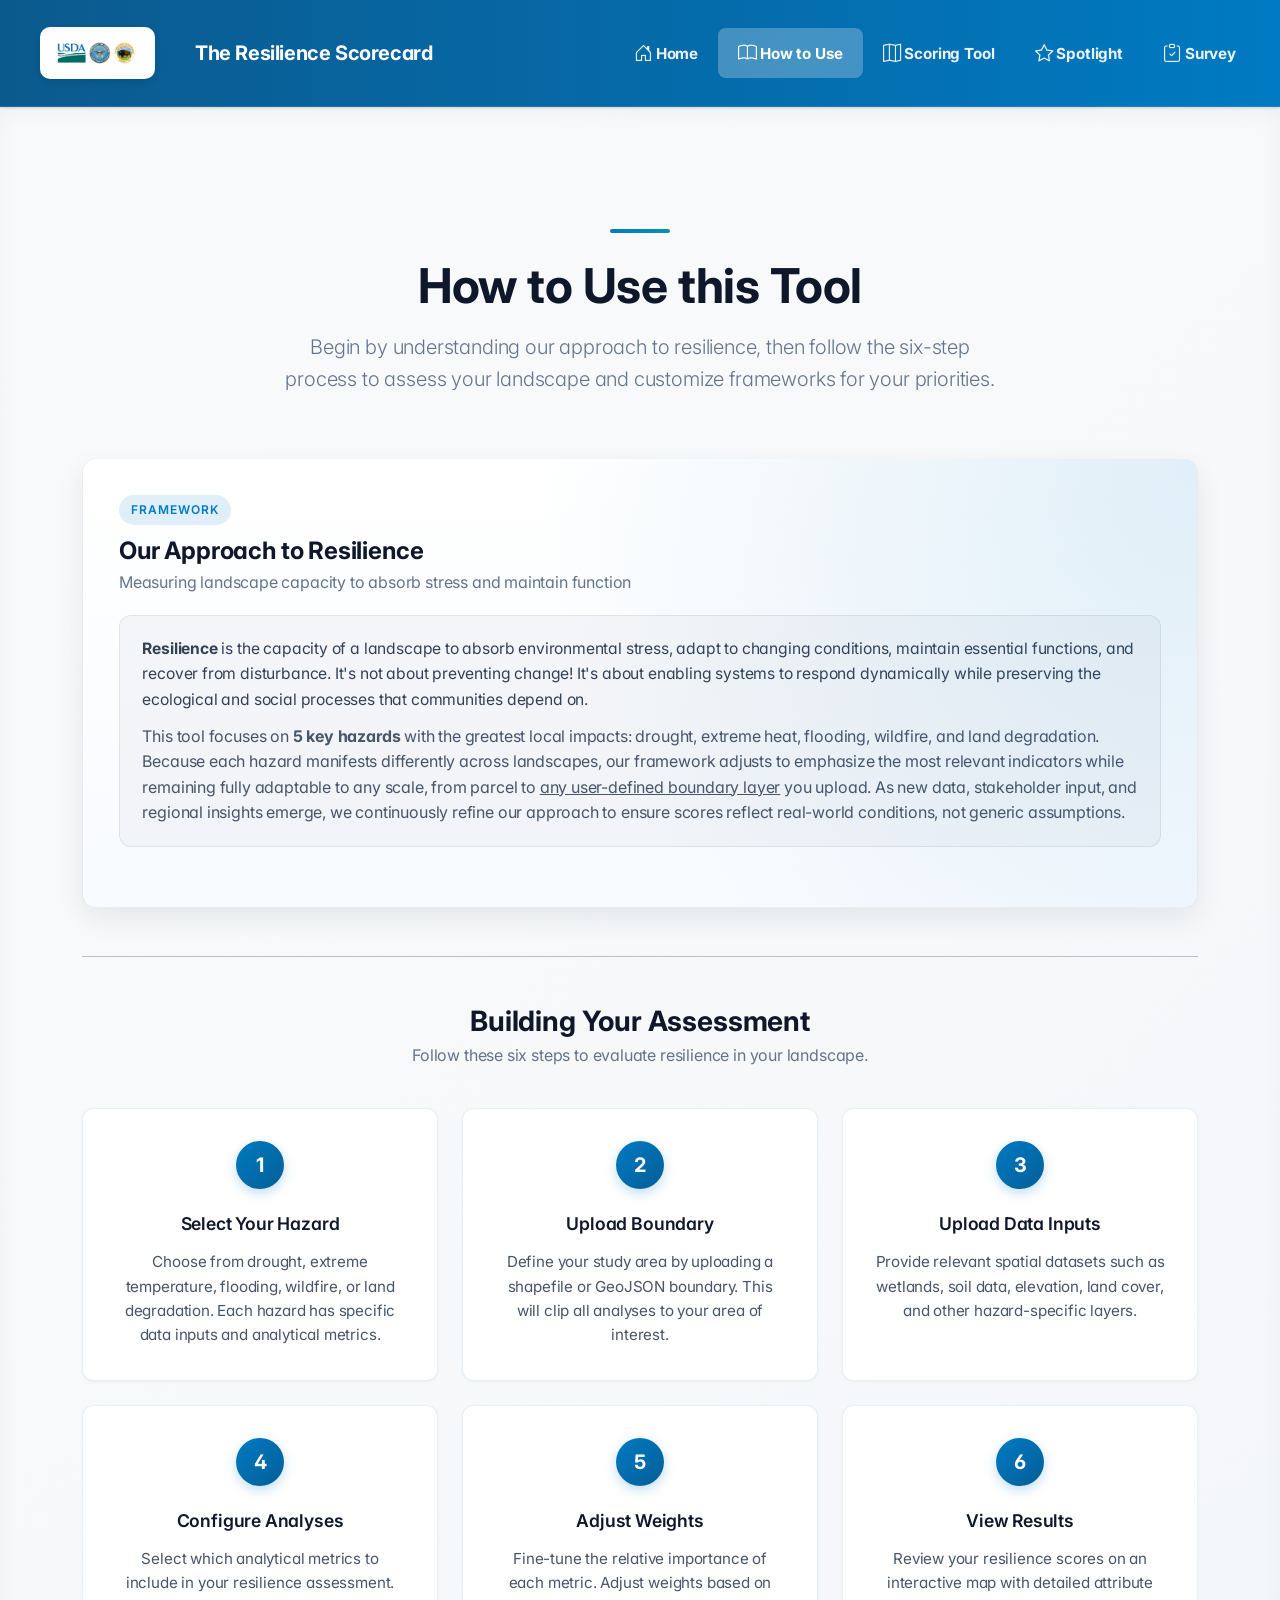
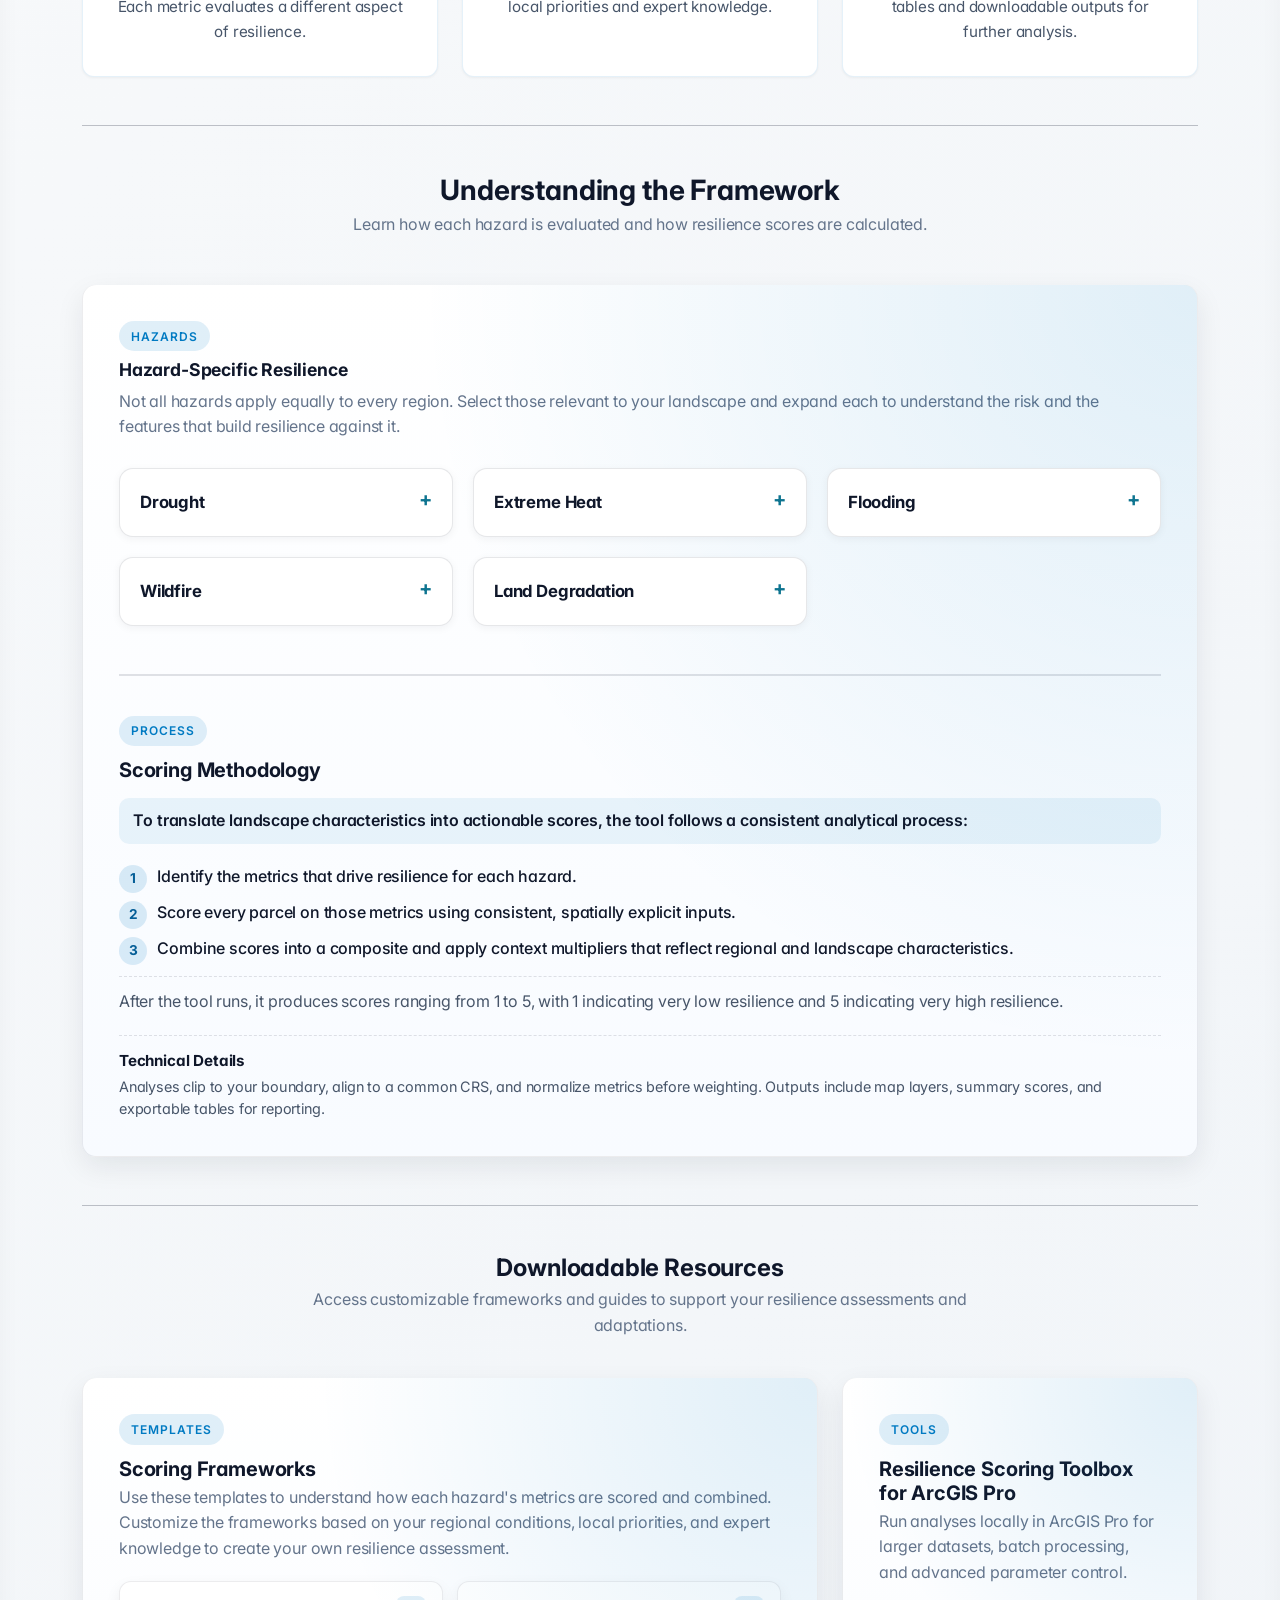
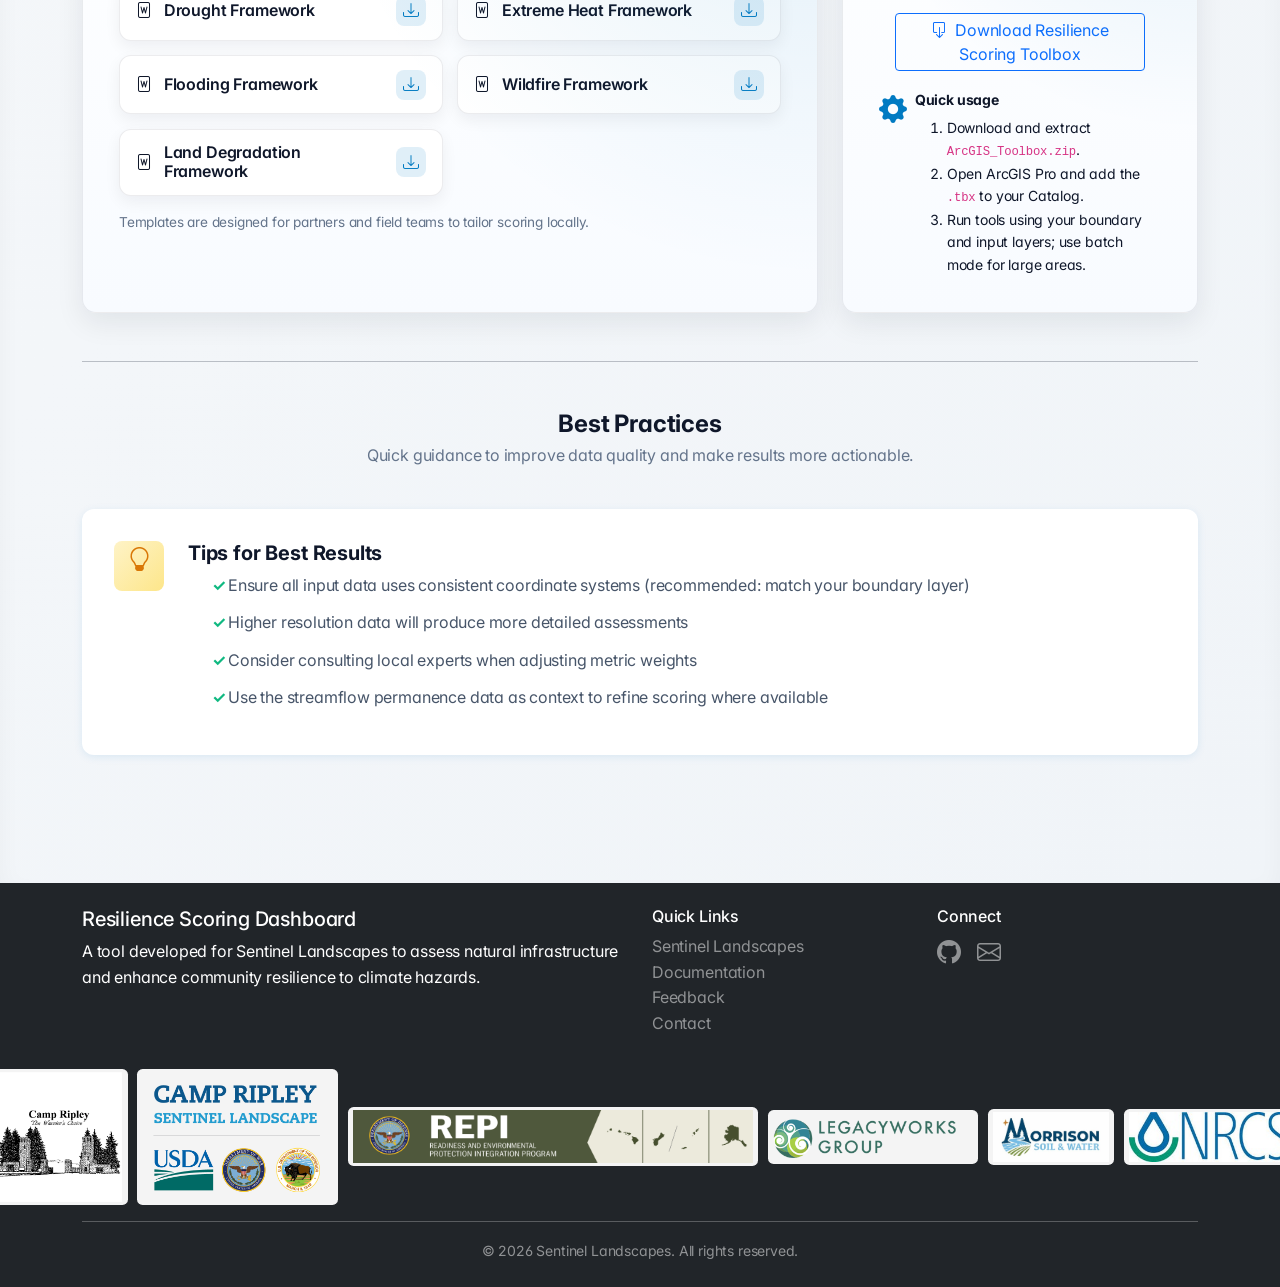
<file: frontend/how-to.html>
<!doctype html>
<html lang="en">
<head>
  <meta charset="utf-8"/>
  <meta name="viewport" content="width=device-width, initial-scale=1"/>
  <title>How to Use - The Resilience Scorecard</title>

  <!-- Bootstrap + Icons + Leaflet (CDN) -->
  <link href="https://cdn.jsdelivr.net/npm/bootstrap@5.3.3/dist/css/bootstrap.min.css" rel="stylesheet">
  <link href="https://cdn.jsdelivr.net/npm/bootstrap-icons@1.11.3/font/bootstrap-icons.css" rel="stylesheet">

  <!-- Font -->
  <link rel="preconnect" href="https://fonts.googleapis.com">
  <link rel="preconnect" href="https://fonts.gstatic.com" crossorigin>
  <link href="https://fonts.googleapis.com/css2?family=Inter:wght@400;500;600;700&display=swap" rel="stylesheet">

  <link rel="stylesheet" href="style.css"/>
</head>

<body> 

<!-- Main Navigation -->
<nav id="mainNav" class="navbar navbar-expand-lg navbar-dark fixed-top">
  <div class="container-fluid px-4">
    <div class="navbar-brand d-flex align-items-center gap-2">
      <a href="https://sentinellandscapes.org/" target="_blank" rel="noopener noreferrer" class="logo-link">
        <img src="assets/SL_logo.png" alt="Sentinel Landscapes Logo" height="52px">
      </a>
      <a href="index.html" class="brand-text-link">
        <span class="fw-bold">The Resilience Scorecard</span>
      </a>
    </div>
    <button class="navbar-toggler" type="button" data-bs-toggle="collapse" data-bs-target="#navbarNav" 
            aria-controls="navbarNav" aria-expanded="false" aria-label="Toggle navigation">
      <span class="navbar-toggler-icon"></span>
    </button>
    <div class="collapse navbar-collapse" id="navbarNav">
      <ul class="navbar-nav ms-auto">
        <li class="nav-item">
          <a class="nav-link" href="index.html">
            <i class="bi bi-house-door me-1"></i>Home
          </a>
        </li>
        <li class="nav-item">
          <a class="nav-link active" href="how-to.html">
            <i class="bi bi-book me-1"></i>How to Use
          </a>
        </li>
        <li class="nav-item">
          <a class="nav-link" href="tool.html">
            <i class="bi bi-map me-1"></i>Scoring Tool
          </a>
        </li>
        <li class="nav-item">
          <a class="nav-link" href="spotlight.html">
            <i class="bi bi-star me-1"></i>Spotlight
          </a>
        </li>
        <li class="nav-item">
          <a class="nav-link" href="survey.html">
            <i class="bi bi-clipboard-check me-1"></i>Survey
          </a>
        </li>
      </ul>
    </div>
  </div>
</nav>

<!-- ========================================
     HOW TO USE SECTION
     ======================================== -->
<section id="how-to" class="section-how-to">
  <div class="container py-5">
    <!-- Section Header with Visual Accent -->
    <div class="row mb-5">
      <div class="col-lg-8 mx-auto text-center">
        <div class="section-header-accent"></div>
        <h2 class="display-5 fw-bold mb-3">How to Use this Tool</h2>
        <p class="lead text-muted">Begin by understanding our approach to resilience, then follow the six-step process to assess your landscape and customize frameworks for your priorities.</p>
      </div>
    </div>

    <!-- Philosophy & Approach -->
    <div class="row g-4 align-items-start howto-resources mb-5">
      <div class="col-12">
        <div class="frameworks-panel">
          <div class="panel-header">
            <div class="panel-tag">Framework</div>
            <h3 class="h4 fw-bold mb-1">Our Approach to Resilience</h3>
            <p class="text-muted mb-0">Measuring landscape capacity to absorb stress and maintain function</p>
          </div>
          <div class="process-story">
            <div class="process-story-intro">
              <p class="process-lede"><b>Resilience</b> is the capacity of a landscape to absorb environmental stress, adapt to changing conditions, maintain essential functions, and recover from disturbance. It's not about preventing change! It's about enabling systems to respond dynamically while preserving the ecological and social processes that communities depend on.</p>
              <p class="process-body">This tool focuses on <b>5 key hazards</b> with the greatest local impacts: drought, extreme heat, flooding, wildfire, and land degradation. Because each hazard manifests differently across landscapes, our framework adjusts to emphasize the most relevant indicators while remaining fully adaptable to any scale, from parcel to <u>any user-defined boundary layer</u> you upload. As new data, stakeholder input, and regional insights emerge, we continuously refine our approach to ensure scores reflect real-world conditions, not generic assumptions.</p>
            </div>
          </div>
        </div>
      </div>
    </div>

    <!-- Divider -->
    <hr class="my-5 opacity-25">

    <!-- Step-by-Step Process -->
    <div class="row mb-3">
      <div class="col-lg-8 mx-auto text-center mb-2">
        <h3 class="h3 fw-bold mb-1">Building Your Assessment</h3>
        <p class="text-muted">Follow these six steps to evaluate resilience in your landscape.</p>
      </div>
    </div>

    <!-- Step Cards Grid -->
    <div class="row g-4 mb-5">
      <div class="col-md-6 col-lg-4">
        <div class="step-card">
          <div class="step-number">1</div>
          <h4 class="step-title" style="text-align: center;">Select Your Hazard</h4>
          <p class="step-description" style="text-align: center;">
            Choose from drought, extreme temperature, flooding, wildfire, or land degradation.
            Each hazard has specific data inputs and analytical metrics.
          </p>
        </div>
      </div>

      <div class="col-md-6 col-lg-4">
        <div class="step-card">
          <div class="step-number">2</div>
          <h4 class="step-title" style="text-align: center;">Upload Boundary</h4>
          <p class="step-description" style="text-align: center;">
            Define your study area by uploading a shapefile or GeoJSON boundary. 
            This will clip all analyses to your area of interest.
          </p>
        </div>
      </div>

      <div class="col-md-6 col-lg-4">
        <div class="step-card">
          <div class="step-number">3</div>
          <h4 class="step-title" style="text-align: center;">Upload Data Inputs</h4>
          <p class="step-description" style="text-align: center;">
            Provide relevant spatial datasets such as wetlands, soil data, elevation, 
            land cover, and other hazard-specific layers.
          </p>
        </div>
      </div>

      <div class="col-md-6 col-lg-4">
        <div class="step-card">
          <div class="step-number">4</div>
          <h4 class="step-title" style="text-align: center;">Configure Analyses</h4>
          <p class="step-description" style="text-align: center;">
            Select which analytical metrics to include in your resilience 
            assessment. Each metric evaluates a different aspect of resilience.
          </p>
        </div>
      </div>

      <div class="col-md-6 col-lg-4">
        <div class="step-card">
          <div class="step-number">5</div>
          <h4 class="step-title" style="text-align: center;">Adjust Weights</h4>
          <p class="step-description" style="text-align: center;">
            Fine-tune the relative importance of each metric. Adjust weights 
            based on local priorities and expert knowledge.
          </p>
        </div>
      </div>

      <div class="col-md-6 col-lg-4">
        <div class="step-card">
          <div class="step-number">6</div>
          <h4 class="step-title" style="text-align: center;">View Results</h4>
          <p class="step-description" style="text-align: center;">
            Review your resilience scores on an interactive map with detailed 
            attribute tables and downloadable outputs for further analysis.
          </p>
        </div>
      </div>
    </div>

    <!-- Divider -->
    <hr class="my-5 opacity-25">

    <!-- Understanding the Framework Details -->
    <div class="row mb-4">
      <div class="col-lg-8 mx-auto text-center mb-2">
        <h3 class="h3 fw-bold mb-1">Understanding the Framework</h3>
        <p class="text-muted">Learn how each hazard is evaluated and how resilience scores are calculated.</p>
      </div>
    </div>
    <div class="row g-4 align-items-start howto-resources">
      <div class="col-12">
        <div class="frameworks-panel">
          <div class="hazard-definitions">
            <div class="definitions-header">
              <div class="panel-tag">Hazards</div>
              <h4 class="h5 fw-bold mb-1">Hazard-Specific Resilience</h4>
              <p class="text-muted mb-0">Not all hazards apply equally to every region. Select those relevant to your landscape and expand each to understand the risk and the features that build resilience against it.</p>
            </div>
            <div class="hazard-grid">
              <details class="hazard-item">
                <summary class="hazard-summary">
                  <span class="hazard-name">Drought</span>
                </summary>
                <p class="hazard-desc">Drought is a prolonged period of abnormally low rainfall that reduces water availability. Resilient landscapes retain moisture through high soil water capacity, accessible groundwater reserves, and drought-adapted vegetation that maintains water availability even during extended dry periods.</p>
              </details>
              <details class="hazard-item">
                <summary class="hazard-summary">
                  <span class="hazard-name">Extreme Heat</span>
                </summary>
                <p class="hazard-desc">Extreme heat refers to prolonged periods of unusually high temperatures that stress ecosystems and communities. Resilient landscapes buffer temperature extremes through dense canopy shade, proximity to cooling water bodies, and soil moisture that moderates microclimates and protects ecosystems during heat events.</p>
              </details>
              <details class="hazard-item">
                <summary class="hazard-summary">
                  <span class="hazard-name">Flooding</span>
                </summary>
                <p class="hazard-desc">Flooding occurs when water overwhelms drainage systems and covers land that is normally dry. Resilient landscapes absorb and slow excess water through permeable soils, intact floodplains, and natural drainage features that reduce runoff velocity and minimize erosion during storm events.</p>
              </details>
              <details class="hazard-item">
                <summary class="hazard-summary">
                  <span class="hazard-name">Wildfire</span>
                </summary>
                <p class="hazard-desc">Wildfire is uncontrolled combustion that spreads rapidly through vegetation and threatens ecosystems and infrastructure. Resilient landscapes resist fire spread through managed fuel loads, strategic vegetation breaks, and low-risk land cover patterns that limit fire intensity and protect critical assets and habitats.</p>
              </details>
              <details class="hazard-item">
                <summary class="hazard-summary">
                  <span class="hazard-name">Land Degradation</span>
                </summary>
                <p class="hazard-desc">Land degradation is the decline in land quality and productivity due to erosion, vegetation loss, or cumulative stress. Resilient landscapes maintain stability through intact vegetation cover, connected habitats, and minimal soil disturbance that preserves ecosystem function and resists decline over time.</p>
              </details>
            </div>
          </div>
          <div class="scoring-methodology">
            <div class="panel-tag">Process</div>
            <h4 class="h5 fw-bold mb-3">Scoring Methodology</h4>
            <div class="methodology-intro">
              <p class="process-bridge">To translate landscape characteristics into actionable scores, the tool follows a consistent analytical process:</p>
            </div>
            <ol class="story-steps">
              <li>Identify the metrics that drive resilience for each hazard.</li>
              <li>Score every parcel on those metrics using consistent, spatially explicit inputs.</li>
              <li>Combine scores into a composite and apply context multipliers that reflect regional and landscape characteristics.</li>
            </ol>
            <p class="process-footer">After the tool runs, it produces scores ranging from 1 to 5, with 1 indicating very low resilience and 5 indicating very high resilience.</p>
            <div class="process-note">
              <h6 class="process-title">Technical Details</h6>
              <p class="process-text">Analyses clip to your boundary, align to a common CRS, and normalize metrics before weighting. Outputs include map layers, summary scores, and exportable tables for reporting.</p>
            </div>
          </div>
        </div>
      </div>
    </div>

    <!-- Divider -->
    <hr class="my-5 opacity-25">

    <!-- Downloadable Resources -->
    <div class="row mb-3">
      <div class="col-lg-8 mx-auto text-center mb-2">
        <h3 class="h4 fw-bold mb-1">Downloadable Resources</h3>
        <p class="text-muted">Access customizable frameworks and guides to support your resilience assessments and adaptations.</p>
      </div>
    </div>
    <div class="row g-4 align-items-start howto-resources">
      <div class="col-12">
        <div class="row g-4 align-items-stretch">
          <div class="col-lg-8">
            <div class="frameworks-panel d-flex flex-column h-100">
              <div class="panel-header">
                <div class="panel-tag">Templates</div>
                <h4 class="h5 fw-bold mb-1">Scoring Frameworks</h4>
                <p class="text-muted mb-0">Use these templates to understand how each hazard's metrics are scored and combined. Customize the frameworks based on your regional conditions, local priorities, and expert knowledge to create your own resilience assessment.</p>
              </div>
              <div class="pdf-list">
                  <a href="#" class="pdf-link">
                    <span class="word-icon-mini"><i class="bi bi-file-word"></i></span>
                    <span class="pdf-text">Drought Framework</span>
                    <span class="pdf-action"><i class="bi bi-download"></i></span>
                  </a>
                  <a href="#" class="pdf-link">
                    <span class="word-icon-mini"><i class="bi bi-file-word"></i></span>
                    <span class="pdf-text">Extreme Heat Framework</span>
                    <span class="pdf-action"><i class="bi bi-download"></i></span>
                  </a>
                  <a href="#" class="pdf-link">
                    <span class="word-icon-mini"><i class="bi bi-file-word"></i></span>
                    <span class="pdf-text">Flooding Framework</span>
                    <span class="pdf-action"><i class="bi bi-download"></i></span>
                  </a>
                  <a href="#" class="pdf-link">
                    <span class="word-icon-mini"><i class="bi bi-file-word"></i></span>
                    <span class="pdf-text">Wildfire Framework</span>
                    <span class="pdf-action"><i class="bi bi-download"></i></span>
                  </a>
                  <a href="#" class="pdf-link">
                    <span class="word-icon-mini"><i class="bi bi-file-word"></i></span>
                    <span class="pdf-text">Land Degradation Framework</span>
                    <span class="pdf-action"><i class="bi bi-download"></i></span>
                  </a>
                </div>
                <p class="pdf-note text-muted">Templates are designed for partners and field teams to tailor scoring locally.</p>
            </div>
          </div>

          <div class="col-lg-4">
            <div class="frameworks-panel d-flex flex-column h-100">
              <div class="panel-header">
                <div class="panel-tag">Tools</div>
                <h4 class="h5 fw-bold mb-1">Resilience Scoring Toolbox for ArcGIS Pro</h4>
                <p class="text-muted mb-0">Run analyses locally in ArcGIS Pro for larger datasets, batch processing, and advanced parameter control.</p>
              </div>
              <div class="pdf-list single-col py-2 px-3">
                <div class="d-grid">
                  <a href="assets/ArcGIS_Toolbox.zip" class="btn btn-outline-primary btn-sm w-100" download>
                    <i class="bi bi-box-arrow-down me-2"></i>Download Resilience Scoring Toolbox
                  </a>
                </div>
              </div>
              <div class="d-flex align-items-start gap-2 mt-2">
                <div class="fs-3 text-primary"><i class="bi bi-gear-fill"></i></div>
                <div>
                  <p class="mb-1"><strong class="small">Quick usage</strong></p>
                  <ol class="small mb-0">
                    <li>Download and extract <code>ArcGIS_Toolbox.zip</code>.</li>
                    <li>Open ArcGIS Pro and add the <code>.tbx</code> to your Catalog.</li>
                    <li>Run tools using your boundary and input layers; use batch mode for large areas.</li>
                  </ol>
                </div>
              </div>
            </div>
          </div>
        </div>
        <!-- removed external full-width button; toolbox download sits inside the right panel -->
      </div>
    </div>
    
    <!-- Divider -->
    <hr class="my-5 opacity-25">
    
    <!-- Best Practices & Tips -->
    <div class="row mb-3">
      <div class="col-lg-8 mx-auto text-center mb-2">
        <h3 class="h4 fw-bold mb-1">Best Practices</h3>
        <p class="text-muted">Quick guidance to improve data quality and make results more actionable.</p>
      </div>
    </div>
    <div class="row g-4 align-items-start howto-resources">
      <div class="col-12">
        <div class="tips-card compact tips-bottom">
          <div class="tips-icon">
            <i class="bi bi-lightbulb"></i>
          </div>
          <div class="tips-content">
            <h4 class="h5 fw-bold mb-2">Tips for Best Results</h4>
            <ul class="tips-list">
              <li>Ensure all input data uses consistent coordinate systems (recommended: match your boundary layer)</li>
              <li>Higher resolution data will produce more detailed assessments</li>
              <li>Consider consulting local experts when adjusting metric weights</li>
              <li>Use the streamflow permanence data as context to refine scoring where available</li>
            </ul>
          </div>
        </div>
      </div>
    </div>
  </div>
</section>

<!-- Footer -->
<footer class="bg-dark text-white py-4">
  <div class="container">
    <div class="row">
      <div class="col-lg-6 mb-3 mb-lg-0">
        <h5>Resilience Scoring Dashboard</h5>
        <p class="mb-0">
          A tool developed for Sentinel Landscapes to assess natural infrastructure 
          and enhance community resilience to climate hazards.
        </p>
      </div>
      <div class="col-lg-3 mb-3 mb-lg-0">
        <h6>Quick Links</h6>
        <ul class="list-unstyled">
          <li><a href="https://sentinellandscapes.org" class="text-white-50" target="_blank">Sentinel Landscapes</a></li>
          <li><a href="how-to.html" class="text-white-50">Documentation</a></li>
          <li><a href="survey.html" class="text-white-50">Feedback</a></li>
          <li><a href="contact.html" class="text-white-50">Contact</a></li>
        </ul>
      </div>
      <div class="col-lg-3">
        <h6>Connect</h6>
        <div class="d-flex gap-3">
          <a href="#" class="text-white-50"><i class="bi bi-github fs-4"></i></a>
          <a href="#" class="text-white-50"><i class="bi bi-envelope fs-4"></i></a>
        </div>
      </div>
    </div>
    <div class="footer-logos mt-3" aria-label="Partner Logos">
      <span class="footer-logo-link"><img src="assets/camp_ripley_logo.png" alt="Camp Ripley" class="footer-logo"></span>
      <span class="footer-logo-link"><img src="assets/SL_Lockups_CampRipley_DOW_stacked_top.png" alt="Camp Ripley Sentinel Landscape Partner Lockup" class="footer-logo"></span>
      <span class="footer-logo-link"><img src="assets/REPI_logo.png" alt="REPI" class="footer-logo"></span>
      <span class="footer-logo-link"><img src="assets/lwg_logo.png" alt="Land and Water Group" class="footer-logo"></span>
      <span class="footer-logo-link"><img src="assets/morrison_logo1.png.jpg" alt="Morrison" class="footer-logo"></span>
      <span class="footer-logo-link"><img src="assets/nrcs_logo.jpg" alt="NRCS" class="footer-logo"></span>
    </div>
    <hr class="my-3 bg-white">
    <div class="text-center text-white-50">  
      <small>&copy; 2026 Sentinel Landscapes. All rights reserved.</small>
    </div>
  </div>
</footer>

<script src="https://cdn.jsdelivr.net/npm/bootstrap@5.3.3/dist/js/bootstrap.bundle.min.js"></script>

</body>
</html>
</file>
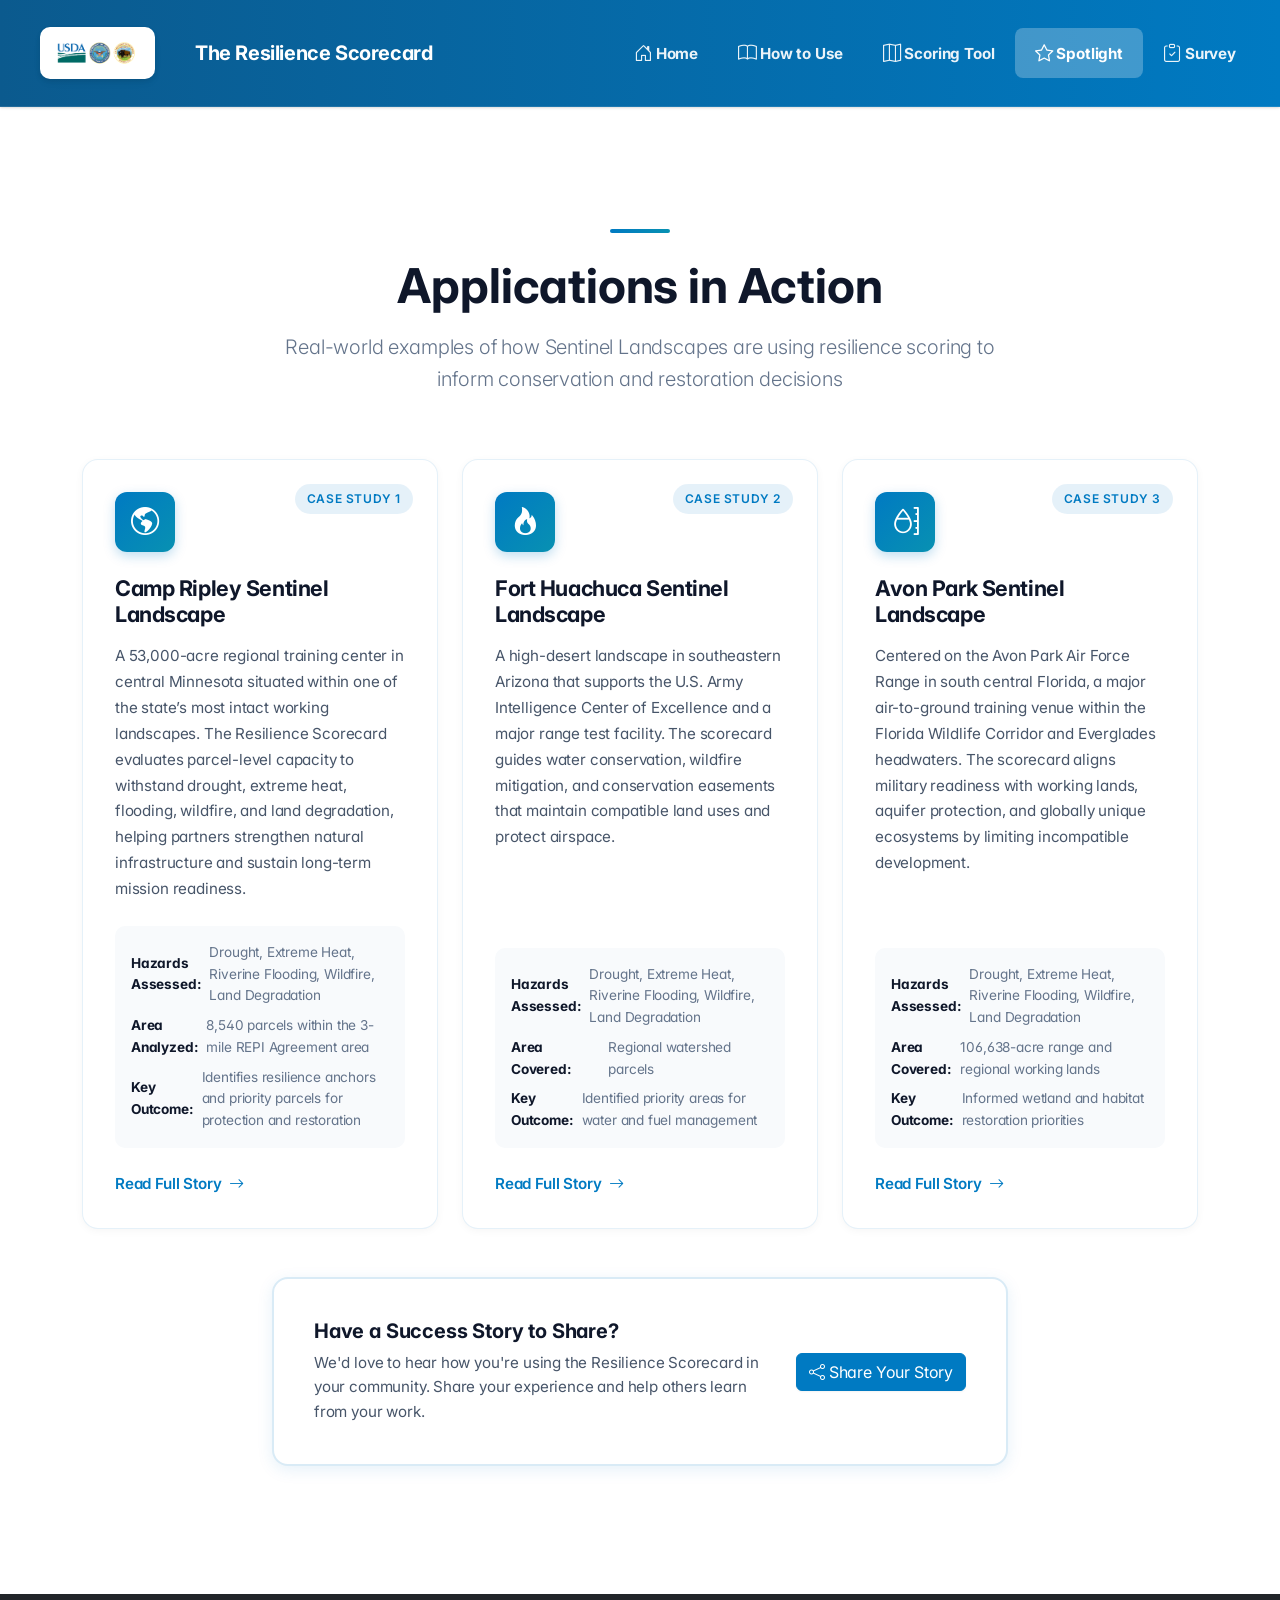
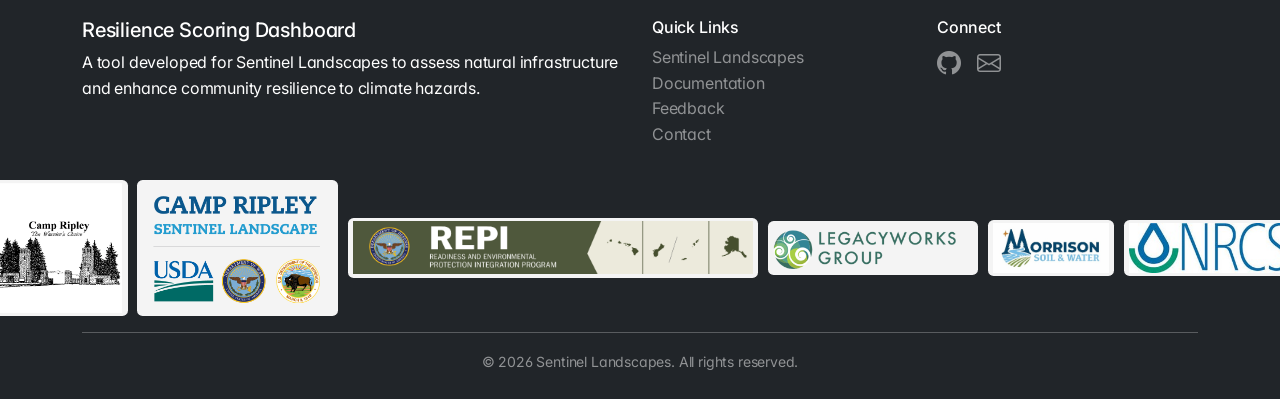
<file: frontend/spotlight.html>
<!doctype html>
<html lang="en">
<head>
  <meta charset="utf-8"/>
  <meta name="viewport" content="width=device-width, initial-scale=1"/>
  <title>Spotlight - The Resilience Scorecard</title>

  <!-- Bootstrap + Icons -->
  <link href="https://cdn.jsdelivr.net/npm/bootstrap@5.3.3/dist/css/bootstrap.min.css" rel="stylesheet">
  <link href="https://cdn.jsdelivr.net/npm/bootstrap-icons@1.11.3/font/bootstrap-icons.css" rel="stylesheet">

  <!-- Font -->
  <link rel="preconnect" href="https://fonts.googleapis.com">
  <link rel="preconnect" href="https://fonts.gstatic.com" crossorigin>
  <link href="https://fonts.googleapis.com/css2?family=Inter:wght@400;500;600;700&display=swap" rel="stylesheet">

  <link rel="stylesheet" href="style.css"/>
</head>

<body>

<!-- Main Navigation -->
<nav id="mainNav" class="navbar navbar-expand-lg navbar-dark fixed-top">
  <div class="container-fluid px-4">
    <div class="navbar-brand d-flex align-items-center gap-2">
      <a href="https://sentinellandscapes.org/" target="_blank" rel="noopener noreferrer" class="logo-link">
        <img src="assets/SL_logo.png" alt="Sentinel Landscapes Logo" height="52px">
      </a>
      <a href="index.html" class="brand-text-link">
        <span class="fw-bold">The Resilience Scorecard</span>
      </a>
    </div>
    <button class="navbar-toggler" type="button" data-bs-toggle="collapse" data-bs-target="#navbarNav" 
            aria-controls="navbarNav" aria-expanded="false" aria-label="Toggle navigation">
      <span class="navbar-toggler-icon"></span>
    </button>
    <div class="collapse navbar-collapse" id="navbarNav">
      <ul class="navbar-nav ms-auto">
        <li class="nav-item">
          <a class="nav-link" href="index.html">
            <i class="bi bi-house-door me-1"></i>Home
          </a>
        </li>
        <li class="nav-item">
          <a class="nav-link" href="how-to.html">
            <i class="bi bi-book me-1"></i>How to Use
          </a>
        </li>
        <li class="nav-item">
          <a class="nav-link" href="tool.html">
            <i class="bi bi-map me-1"></i>Scoring Tool
          </a>
        </li>
        <li class="nav-item">
          <a class="nav-link active" href="spotlight.html">
            <i class="bi bi-star me-1"></i>Spotlight
          </a>
        </li>
        <li class="nav-item">
          <a class="nav-link" href="survey.html">
            <i class="bi bi-clipboard-check me-1"></i>Survey
          </a>
        </li>
      </ul>
    </div>
  </div>
</nav>

<!-- Spotlight Section -->
<section class="section-spotlight">
  <div class="container py-5">
    <!-- Section Header -->
    <div class="row mb-5">
      <div class="col-lg-8 mx-auto text-center">
        <div class="section-header-accent"></div>
        <h2 class="display-5 fw-bold mb-3">Applications in Action</h2>
        <p class="lead text-muted">
          Real-world examples of how Sentinel Landscapes are using resilience scoring
          to inform conservation and restoration decisions
        </p>
      </div>
    </div>

    <!-- Case Study Cards -->
    <div class="row g-4 mb-5">
      <!-- Case Study 1 -->
      <div class="col-lg-4">
        <div class="spotlight-card">
          <div class="spotlight-icon">
            <i class="bi bi-globe-americas"></i>
          </div>
          <div class="spotlight-badge">Case Study 1</div>
          <h4 class="spotlight-title">Camp Ripley Sentinel Landscape</h4>
          <p class="spotlight-description">
            A 53,000-acre regional training center in central Minnesota situated within one of the state’s most intact working landscapes. The Resilience Scorecard evaluates parcel-level capacity to withstand drought, extreme heat, flooding, wildfire, and land degradation, helping partners strengthen natural infrastructure and sustain long-term mission readiness.
          </p>
          <div class="spotlight-metrics">
            <div class="metric-item">
              <strong>Hazards Assessed:</strong> Drought, Extreme Heat, Riverine Flooding, Wildfire, Land Degradation
            </div>
            <div class="metric-item">
              <strong>Area Analyzed:</strong> 8,540 parcels within the 3-mile REPI Agreement area
            </div>
            <div class="metric-item">
              <strong>Key Outcome:</strong> Identifies resilience anchors and priority parcels for protection and restoration
            </div>
          </div>
          <a href="spotlight/camp-ripley.html" class="spotlight-link">
            Read Full Story <i class="bi bi-arrow-right"></i>
          </a>
        </div>
      </div>

      <!-- Case Study 2 -->
      <div class="col-lg-4">
        <div class="spotlight-card">
          <div class="spotlight-icon">
            <i class="bi bi-fire"></i>
          </div>
          <div class="spotlight-badge">Case Study 2</div>
          <h4 class="spotlight-title">Fort Huachuca Sentinel Landscape</h4>
          <p class="spotlight-description">
            A high-desert landscape in southeastern Arizona that supports the U.S. Army Intelligence Center of Excellence and a major range test facility. The scorecard guides water conservation, wildfire mitigation, and conservation easements that maintain compatible land uses and protect airspace.
          </p>
          <div class="spotlight-metrics">
            <div class="metric-item">
              <strong>Hazards Assessed:</strong> Drought, Extreme Heat, Riverine Flooding, Wildfire, Land Degradation
            </div>
            <div class="metric-item">
              <strong>Area Covered:</strong> Regional watershed parcels
            </div>
            <div class="metric-item">
              <strong>Key Outcome:</strong> Identified priority areas for water and fuel management
            </div>
          </div>
          <a href="#" class="spotlight-link">
            Read Full Story <i class="bi bi-arrow-right"></i>
          </a>
        </div>
      </div>

      <!-- Case Study 3 -->
      <div class="col-lg-4">
        <div class="spotlight-card">
          <div class="spotlight-icon">
            <i class="bi bi-moisture"></i>
          </div>
          <div class="spotlight-badge">Case Study 3</div>
          <h4 class="spotlight-title">Avon Park Sentinel Landscape</h4>
          <p class="spotlight-description">
            Centered on the Avon Park Air Force Range in south central Florida, a major air-to-ground training venue within the Florida Wildlife Corridor and Everglades headwaters. The scorecard aligns military readiness with working lands, aquifer protection, and globally unique ecosystems by limiting incompatible development.
          </p>
          <div class="spotlight-metrics">
            <div class="metric-item">
              <strong>Hazards Assessed:</strong> Drought, Extreme Heat, Riverine Flooding, Wildfire, Land Degradation
            </div>
            <div class="metric-item">
              <strong>Area Covered:</strong> 106,638-acre range and regional working lands
            </div>
            <div class="metric-item">
              <strong>Key Outcome:</strong> Informed wetland and habitat restoration priorities
            </div>
          </div>
          <a href="#" class="spotlight-link">
            Read Full Story <i class="bi bi-arrow-right"></i>
          </a>
        </div>
      </div>
    </div>

    <!-- Call to Action -->
    <div class="row">
      <div class="col-lg-8 mx-auto">
        <div class="spotlight-cta">
          <div class="cta-content">
            <h5 class="cta-title">Have a Success Story to Share?</h5>
            <p class="cta-text">
              We'd love to hear how you're using the Resilience Scorecard in your community.
              Share your experience and help others learn from your work.
            </p>
          </div>
          <div class="cta-actions">
            <a href="survey.html" class="btn btn-primary">
              <i class="bi bi-share"></i> Share Your Story
            </a>
          </div>
        </div>
      </div>
    </div>

  </div>
</section>

<!-- Footer -->
<footer class="bg-dark text-white py-4">
  <div class="container">
    <div class="row">
      <div class="col-lg-6 mb-3 mb-lg-0">
        <h5>Resilience Scoring Dashboard</h5>
        <p class="mb-0">
          A tool developed for Sentinel Landscapes to assess natural infrastructure 
          and enhance community resilience to climate hazards.
        </p>
      </div>
      <div class="col-lg-3 mb-3 mb-lg-0">
        <h6>Quick Links</h6>
        <ul class="list-unstyled">
          <li><a href="https://sentinellandscapes.org" class="text-white-50" target="_blank">Sentinel Landscapes</a></li>
          <li><a href="how-to.html" class="text-white-50">Documentation</a></li>
          <li><a href="survey.html" class="text-white-50">Feedback</a></li>
          <li><a href="contact.html" class="text-white-50">Contact</a></li>
        </ul>
      </div>
      <div class="col-lg-3">
        <h6>Connect</h6>
        <div class="d-flex gap-3">
          <a href="#" class="text-white-50"><i class="bi bi-github fs-4"></i></a>
          <a href="#" class="text-white-50"><i class="bi bi-envelope fs-4"></i></a>
        </div>
      </div>
    </div>
    <div class="footer-logos mt-3" aria-label="Partner Logos">
      <span class="footer-logo-link"><img src="assets/camp_ripley_logo.png" alt="Camp Ripley" class="footer-logo"></span>
      <span class="footer-logo-link"><img src="assets/SL_Lockups_CampRipley_DOW_stacked_top.png" alt="Camp Ripley Sentinel Landscape Partner Lockup" class="footer-logo"></span>
      <span class="footer-logo-link"><img src="assets/REPI_logo.png" alt="REPI" class="footer-logo"></span>
      <span class="footer-logo-link"><img src="assets/lwg_logo.png" alt="Land and Water Group" class="footer-logo"></span>
      <span class="footer-logo-link"><img src="assets/morrison_logo1.png.jpg" alt="Morrison" class="footer-logo"></span>
      <span class="footer-logo-link"><img src="assets/nrcs_logo.jpg" alt="NRCS" class="footer-logo"></span>
    </div>
    <hr class="my-3 bg-white">
    <div class="text-center text-white-50">
      <small>&copy; 2026 Sentinel Landscapes. All rights reserved.</small>
    </div>
  </div>
</footer>

<script src="https://cdn.jsdelivr.net/npm/bootstrap@5.3.3/dist/js/bootstrap.bundle.min.js"></script>

</body>
</html>
</file>
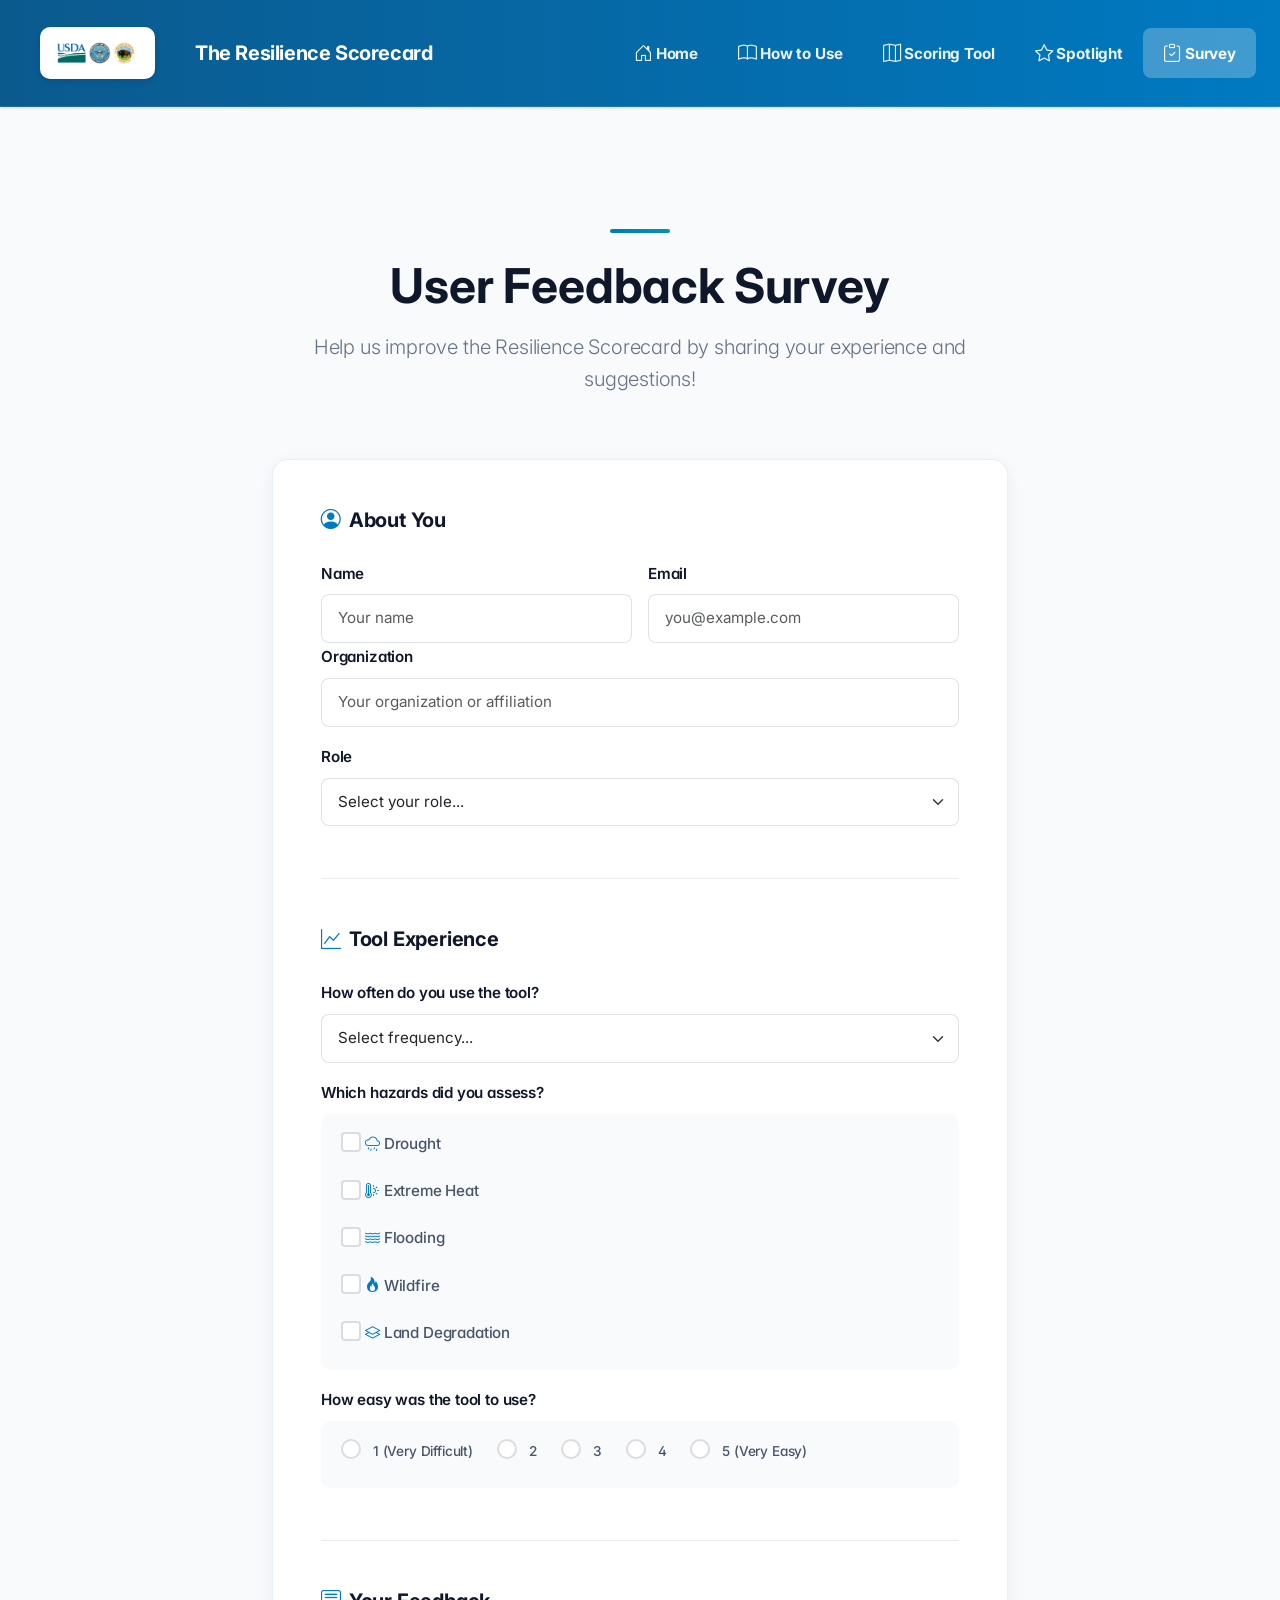
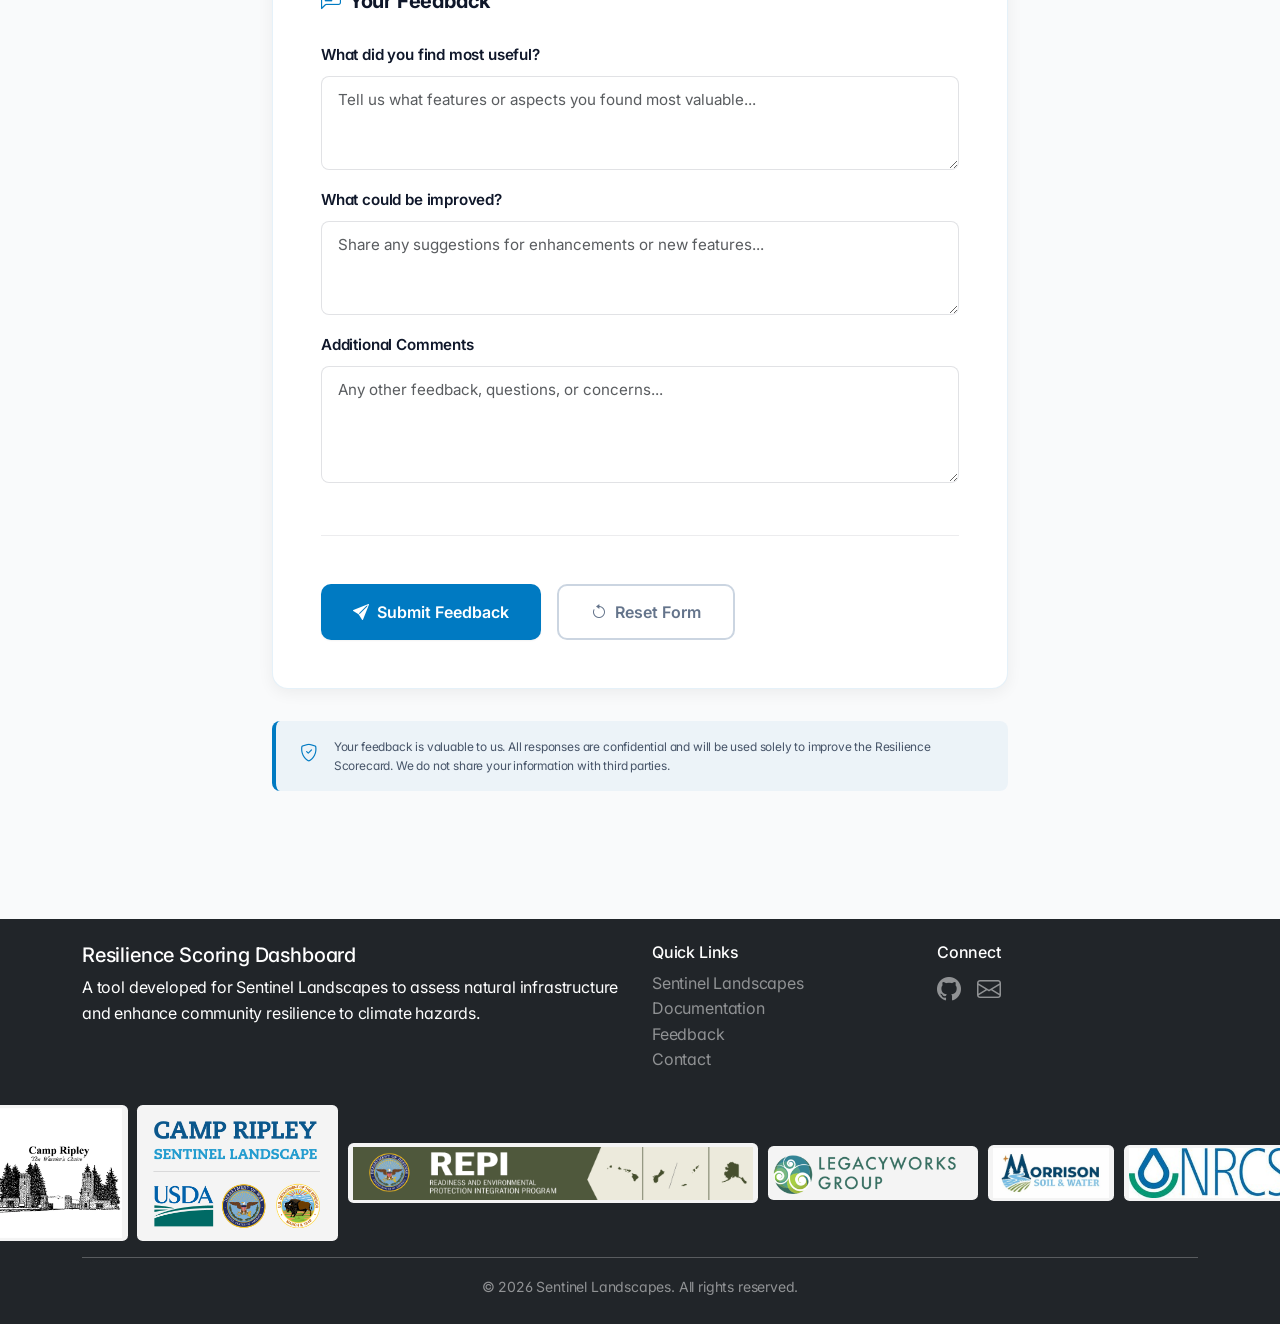
<file: frontend/survey.html>
<!doctype html>
<html lang="en">
<head>
  <meta charset="utf-8"/>
  <meta name="viewport" content="width=device-width, initial-scale=1"/>
  <title>Survey - The Resilience Scorecard</title>

  <!-- Bootstrap + Icons -->
  <link href="https://cdn.jsdelivr.net/npm/bootstrap@5.3.3/dist/css/bootstrap.min.css" rel="stylesheet">
  <link href="https://cdn.jsdelivr.net/npm/bootstrap-icons@1.11.3/font/bootstrap-icons.css" rel="stylesheet">

  <!-- Font -->
  <link rel="preconnect" href="https://fonts.googleapis.com">
  <link rel="preconnect" href="https://fonts.gstatic.com" crossorigin>
  <link href="https://fonts.googleapis.com/css2?family=Inter:wght@400;500;600;700&display=swap" rel="stylesheet">

  <link rel="stylesheet" href="style.css"/>
</head>

<body>

<!-- Main Navigation -->
<nav id="mainNav" class="navbar navbar-expand-lg navbar-dark fixed-top">
  <div class="container-fluid px-4">
    <div class="navbar-brand d-flex align-items-center gap-2">
      <a href="https://sentinellandscapes.org/" target="_blank" rel="noopener noreferrer" class="logo-link">
        <img src="assets/SL_logo.png" alt="Sentinel Landscapes Logo" height="52px">
      </a>
      <a href="index.html" class="brand-text-link">
        <span class="fw-bold">The Resilience Scorecard</span>
      </a>
    </div>
    <button class="navbar-toggler" type="button" data-bs-toggle="collapse" data-bs-target="#navbarNav" 
            aria-controls="navbarNav" aria-expanded="false" aria-label="Toggle navigation">
      <span class="navbar-toggler-icon"></span>
    </button>
    <div class="collapse navbar-collapse" id="navbarNav">
      <ul class="navbar-nav ms-auto">
        <li class="nav-item">
          <a class="nav-link" href="index.html">
            <i class="bi bi-house-door me-1"></i>Home
          </a>
        </li>
        <li class="nav-item">
          <a class="nav-link" href="how-to.html">
            <i class="bi bi-book me-1"></i>How to Use
          </a>
        </li>
        <li class="nav-item">
          <a class="nav-link" href="tool.html">
            <i class="bi bi-map me-1"></i>Scoring Tool
          </a>
        </li>
        <li class="nav-item">
          <a class="nav-link" href="spotlight.html">
            <i class="bi bi-star me-1"></i>Spotlight
          </a>
        </li>
        <li class="nav-item">
          <a class="nav-link active" href="survey.html">
            <i class="bi bi-clipboard-check me-1"></i>Survey
          </a>
        </li>
      </ul>
    </div>
  </div>
</nav>

<!-- Survey Section -->
<section class="section-survey">
  <div class="container py-5">
    <!-- Section Header -->
    <div class="row mb-5">
      <div class="col-lg-8 mx-auto text-center">
        <div class="section-header-accent"></div>
        <h2 class="display-5 fw-bold mb-3">User Feedback Survey</h2>
        <p class="lead text-muted">
          Help us improve the Resilience Scorecard by sharing your experience and suggestions!
        </p>
      </div>
    </div>

    <!-- Survey Form -->
    <div class="row">
      <div class="col-lg-8 mx-auto">
        <div class="survey-form-card">
          <form id="feedbackForm">
            <!-- User Information -->
            <div class="form-section">
              <h5 class="form-section-title">
                <i class="bi bi-person-circle me-2"></i>About You
              </h5>
              
              <div class="row g-3">
                <div class="col-md-6">
                  <label for="userName" class="form-label">Name</label>
                  <input type="text" class="form-control" id="userName" placeholder="Your name">
                </div>
                <div class="col-md-6">
                  <label for="userEmail" class="form-label">Email</label>
                  <input type="email" class="form-control" id="userEmail" placeholder="you@example.com">
                </div>
              </div>

              <div class="mb-3">
                <label for="userOrg" class="form-label">Organization</label>
                <input type="text" class="form-control" id="userOrg" placeholder="Your organization or affiliation">
              </div>

              <div class="mb-3">
                <label for="userRole" class="form-label">Role</label>
                <select class="form-select" id="userRole">
                  <option selected disabled>Select your role...</option>
                  <option value="land_manager">Land Manager</option>
                  <option value="conservation_planner">Conservation Planner</option>
                  <option value="researcher">Researcher/Scientist</option>
                  <option value="policy_maker">Policy Maker</option>
                  <option value="educator">Educator</option>
                  <option value="other">Other</option>
                </select>
              </div>
            </div>

            <!-- Tool Usage -->
            <div class="form-section">
              <h5 class="form-section-title">
                <i class="bi bi-graph-up me-2"></i>Tool Experience
              </h5>

              <div class="mb-3">
                <label for="usageFrequency" class="form-label">How often do you use the tool?</label>
                <select class="form-select" id="usageFrequency">
                  <option selected disabled>Select frequency...</option>
                  <option value="first_time">First time user</option>
                  <option value="occasionally">Occasionally (a few times)</option>
                  <option value="regularly">Regularly (monthly)</option>
                  <option value="frequently">Frequently (weekly or more)</option>
                </select>
              </div>

              <div class="mb-3">
                <label class="form-label">Which hazards did you assess?</label>
                <div class="hazard-checkboxes">
                  <div class="form-check">
                    <input class="form-check-input" type="checkbox" id="hazardDrought" value="drought">
                    <label class="form-check-label" for="hazardDrought">
                      <i class="bi bi-cloud-drizzle me-1"></i>Drought
                    </label>
                  </div>
                  <div class="form-check">
                    <input class="form-check-input" type="checkbox" id="hazardHeat" value="extreme_heat">
                    <label class="form-check-label" for="hazardHeat">
                      <i class="bi bi-thermometer-sun me-1"></i>Extreme Heat
                    </label>
                  </div>
                  <div class="form-check">
                    <input class="form-check-input" type="checkbox" id="hazardFlood" value="flooding">
                    <label class="form-check-label" for="hazardFlood">
                      <i class="bi bi-water me-1"></i>Flooding
                    </label>
                  </div>
                  <div class="form-check">
                    <input class="form-check-input" type="checkbox" id="hazardFire" value="wildfire">
                    <label class="form-check-label" for="hazardFire">
                      <i class="bi bi-fire me-1"></i>Wildfire
                    </label>
                  </div>
                  <div class="form-check">
                    <input class="form-check-input" type="checkbox" id="hazardDeg" value="land_degradation">
                    <label class="form-check-label" for="hazardDeg">
                      <i class="bi bi-layers me-1"></i>Land Degradation
                    </label>
                  </div>
                </div>
              </div>

              <div class="mb-3">
                <label for="easeOfUse" class="form-label">How easy was the tool to use?</label>
                <div class="rating-scale">
                  <div class="form-check form-check-inline">
                    <input class="form-check-input" type="radio" name="easeOfUse" id="ease1" value="1">
                    <label class="form-check-label" for="ease1">1 (Very Difficult)</label>
                  </div>
                  <div class="form-check form-check-inline">
                    <input class="form-check-input" type="radio" name="easeOfUse" id="ease2" value="2">
                    <label class="form-check-label" for="ease2">2</label>
                  </div>
                  <div class="form-check form-check-inline">
                    <input class="form-check-input" type="radio" name="easeOfUse" id="ease3" value="3">
                    <label class="form-check-label" for="ease3">3</label>
                  </div>
                  <div class="form-check form-check-inline">
                    <input class="form-check-input" type="radio" name="easeOfUse" id="ease4" value="4">
                    <label class="form-check-label" for="ease4">4</label>
                  </div>
                  <div class="form-check form-check-inline">
                    <input class="form-check-input" type="radio" name="easeOfUse" id="ease5" value="5">
                    <label class="form-check-label" for="ease5">5 (Very Easy)</label>
                  </div>
                </div>
              </div>
            </div>

            <!-- Feedback -->
            <div class="form-section">
              <h5 class="form-section-title">
                <i class="bi bi-chat-left-text me-2"></i>Your Feedback
              </h5>

              <div class="mb-3">
                <label for="mostUseful" class="form-label">What did you find most useful?</label>
                <textarea class="form-control" id="mostUseful" rows="3" 
                          placeholder="Tell us what features or aspects you found most valuable..."></textarea>
              </div>

              <div class="mb-3">
                <label for="improvements" class="form-label">What could be improved?</label>
                <textarea class="form-control" id="improvements" rows="3" 
                          placeholder="Share any suggestions for enhancements or new features..."></textarea>
              </div>

              <div class="mb-3">
                <label for="additionalComments" class="form-label">Additional Comments</label>
                <textarea class="form-control" id="additionalComments" rows="4" 
                          placeholder="Any other feedback, questions, or concerns..."></textarea>
              </div>
            </div>

            <!-- Submit -->
            <div class="form-actions">
              <button type="submit" class="btn btn-primary btn-lg">
                <i class="bi bi-send-fill me-2"></i>Submit Feedback
              </button>
              <button type="reset" class="btn btn-outline-secondary btn-lg">
                <i class="bi bi-arrow-counterclockwise me-2"></i>Reset Form
              </button>
            </div>

            <div id="submitMessage" class="alert d-none mt-3" role="alert"></div>
          </form>
        </div>

        <!-- Privacy Notice -->
        <div class="privacy-notice">
          <i class="bi bi-shield-check me-2"></i>
          <small>
            Your feedback is valuable to us. All responses are confidential and will be used 
            solely to improve the Resilience Scorecard. We do not share your information with third parties.
          </small>
        </div>
      </div>
    </div>
  </div>
</section>

<!-- Footer -->
<footer class="bg-dark text-white py-4">
  <div class="container">
    <div class="row">
      <div class="col-lg-6 mb-3 mb-lg-0">
        <h5>Resilience Scoring Dashboard</h5>
        <p class="mb-0">
          A tool developed for Sentinel Landscapes to assess natural infrastructure 
          and enhance community resilience to climate hazards.
        </p>
      </div>
      <div class="col-lg-3 mb-3 mb-lg-0">
        <h6>Quick Links</h6>
        <ul class="list-unstyled">
          <li><a href="https://sentinellandscapes.org" class="text-white-50" target="_blank">Sentinel Landscapes</a></li>
          <li><a href="how-to.html" class="text-white-50">Documentation</a></li>
          <li><a href="survey.html" class="text-white-50">Feedback</a></li>
          <li><a href="contact.html" class="text-white-50">Contact</a></li>
        </ul>
      </div>
      <div class="col-lg-3">
        <h6>Connect</h6>
        <div class="d-flex gap-3">
          <a href="#" class="text-white-50"><i class="bi bi-github fs-4"></i></a>
          <a href="#" class="text-white-50"><i class="bi bi-envelope fs-4"></i></a>
        </div>
      </div>
    </div>
    <div class="footer-logos mt-3" aria-label="Partner Logos">
      <span class="footer-logo-link"><img src="assets/camp_ripley_logo.png" alt="Camp Ripley" class="footer-logo"></span>
      <span class="footer-logo-link"><img src="assets/SL_Lockups_CampRipley_DOW_stacked_top.png" alt="Camp Ripley Sentinel Landscape Partner Lockup" class="footer-logo"></span>
      <span class="footer-logo-link"><img src="assets/REPI_logo.png" alt="REPI" class="footer-logo"></span>
      <span class="footer-logo-link"><img src="assets/lwg_logo.png" alt="Land and Water Group" class="footer-logo"></span>
      <span class="footer-logo-link"><img src="assets/morrison_logo1.png.jpg" alt="Morrison" class="footer-logo"></span>
      <span class="footer-logo-link"><img src="assets/nrcs_logo.jpg" alt="NRCS" class="footer-logo"></span>
    </div>
    <hr class="my-3 bg-white">
    <div class="text-center text-white-50">
      <small>&copy; 2026 Sentinel Landscapes. All rights reserved.</small>
    </div>
  </div>
</footer>

<script src="https://cdn.jsdelivr.net/npm/bootstrap@5.3.3/dist/js/bootstrap.bundle.min.js"></script>
<script>
  // Send responses via mailto (client email app)
  document.getElementById('feedbackForm').addEventListener('submit', function(e) {
    e.preventDefault();

    const getVal = id => document.getElementById(id)?.value?.trim() || '';
    const hazards = Array.from(document.querySelectorAll('.hazard-checkboxes input:checked'))
      .map(cb => cb.nextElementSibling?.textContent?.trim() || cb.value)
      .filter(Boolean);
    const ease = document.querySelector('input[name="easeOfUse"]:checked')?.value || '';

    const lines = [
      'Resilience Scorecard Survey Response',
      '',
      `Name: ${getVal('userName')}`,
      `Email: ${getVal('userEmail')}`,
      `Organization: ${getVal('userOrg')}`,
      `Role: ${getVal('userRole')}`,
      '',
      `Usage frequency: ${getVal('usageFrequency')}`,
      `Hazards assessed: ${hazards.length ? hazards.join(', ') : 'N/A'}`,
      `Ease of use: ${ease || 'N/A'}`,
      '',
      'Most useful:',
      getVal('mostUseful') || 'N/A',
      '',
      'Improvements:',
      getVal('improvements') || 'N/A',
      '',
      'Additional comments:',
      getVal('additionalComments') || 'N/A'
    ];

    const subject = encodeURIComponent('Resilience Scorecard Survey Response');
    const body = encodeURIComponent(lines.join('\n'));
    window.location.href = `mailto:raenah@legacyworksgroup.com?subject=${subject}&body=${body}`;

    const messageDiv = document.getElementById('submitMessage');
    messageDiv.className = 'alert alert-success mt-3';
    messageDiv.textContent = 'Thanks! Your email client should open with the response details.';
    messageDiv.classList.remove('d-none');
  });
</script>

</body>
</html>
</file>
<file: docs/style.css>
/* =========================================================
   RESILIENCE SCORECARD — MASTER STYLESHEET

   ORGANIZATION
   01. Design Tokens & Base
   02. Global Navigation & Progress
   03. Shared Sections & Components
   04. Avon Park Storytelling
   05. Shared Case Study Layout
   06. Landscape Theme Accents
   07. How-to / Tool / Survey / Spotlight Pages
   08. Forms, Tables, Modals & Utilities
   09. Responsive & Layout Fixes
   10. Camp Ripley Spotlight

   Cleanup note:
   - Exact duplicate rules and clearly superseded Camp Ripley rules removed.
   - Shared base rules are retained where landscape-specific themes intentionally
     override them on individual case-study pages.
   ========================================================= */

/* ---------- THEMES (switch by putting class on <body>) ---------- */
:root {
  /* Original color palette - blue theme */
  --bg: #f9fafb;
  --bg-alt: #ffffff;
  --nav1: #007ac2; 
  --nav2: #0b5a8e;
  --card: #ffffff;
  --card-head: #f8fafc;
  --text: #0f172a;
  --text-secondary: #475569;
  --muted: #64748b;
  --primary: #007ac2;
  --primary-hover: #055e97;
  --primary-light: #d4e9f7;
  --accent: #0891b2;
  --accent-hover: #0e7490;
  --border: rgba(15, 23, 42, 0.08);
  --shadow-sm: 0 1px 2px 0 rgba(0, 0, 0, 0.05);
  --shadow-md: 0 4px 6px -1px rgba(0, 0, 0, 0.1), 0 2px 4px -1px rgba(0, 0, 0, 0.06);
  --shadow-lg: 0 10px 15px -3px rgba(0, 0, 0, 0.1), 0 4px 6px -2px rgba(0, 0, 0, 0.05);
  --shadow-xl: 0 20px 25px -5px rgba(0, 0, 0, 0.1), 0 10px 10px -5px rgba(0, 0, 0, 0.04);
  --radius: 12px;
  --radius-lg: 16px;

  /* class-break colors (leave as-is if you like your legend) */
  --c1:#f7efe6; --c2:#f1d5b9; --c3:#e8a870; --c4:#d57b45; --c5:#b4532a;

  /* Layout sizing */
  --nav-h: 72px;
  --progress-h: 36px;
  --page-pad: 16px;
}

/* ---------- BASE USING TOKENS ---------- */
body { 
  font-family: 'Inter', system-ui, -apple-system, BlinkMacSystemFont, 'Segoe UI', Roboto, 'Helvetica Neue', Arial, sans-serif; 
  font-feature-settings: 'cv02', 'cv03', 'cv04', 'cv11';
  -webkit-font-smoothing: antialiased;
  -moz-osx-font-smoothing: grayscale;
  background: var(--bg); 
  color: var(--text);
  padding-top: 100px; /* Account for fixed navbar */
  scroll-behavior: smooth;
  line-height: 1.6;
  letter-spacing: -0.011em;
}

/* ---------- NAVIGATION BAR ---------- */
#mainNav {
  z-index: 2050;
  background: linear-gradient(90deg, #0b5a8e, #007ac2) !important;
  box-shadow: 0 1px 3px 0 rgba(0, 0, 0, 0.1), 0 1px 2px 0 rgba(0, 0, 0, 0.06);

  box-shadow: 0 2px 4px rgba(0,0,0,0.08), 0 4px 8px rgba(0,0,0,0.04);
}

#mainNav .navbar-brand:hover {
  color: #fff !important;
}

#mainNav .navbar-brand .logo-link:hover img {
  transform: scale(1.05);
}

#mainNav .navbar-nav .nav-link {
  padding: 0.625rem 1.25rem !important;
  font-weight: 700 !important;
  font-size: 0.95rem !important;
  color: #fff !important;
  transition: all 0.3s cubic-bezier(0.4, 0, 0.2, 1);
  opacity: 0.92;
  border-radius: 8px;
  letter-spacing: -0.01em;
}

#mainNav .navbar-nav .nav-link i {
  font-size: 1.15rem;
  color: #fff !important;
}

#mainNav .navbar-nav .nav-link:hover {
  color: #fff !important;
  opacity: 1;
  background: rgba(255,255,255,0.15) !important;
  transform: translateY(-1px);
  box-shadow: 0 2px 4px rgba(0,0,0,0.1);
}

#mainNav .navbar-nav .nav-link.active {
  color: #fff !important;
  opacity: 1;
  background: rgba(255,255,255,0.25) !important;
  font-weight: 700 !important;
}

#mainNav .navbar-toggler {
  border-color: rgba(255,255,255,0.5) !important;
  padding: 0.5rem 0.75rem;
}

#mainNav .navbar-toggler:focus {
  box-shadow: 0 0 0 0.2rem rgba(255,255,255,0.25) !important;
}

#mainNav .navbar-toggler-icon {
  background-image: url("data:image/svg+xml,%3csvg xmlns='http://www.w3.org/2000/svg' viewBox='0 0 30 30'%3e%3cpath stroke='rgba%28255, 255, 255, 1%29' stroke-linecap='round' stroke-miterlimit='10' stroke-width='2' d='M4 7h22M4 15h22M4 23h22'/%3e%3c/svg%3e") !important;
  width: 1.5em;
  height: 1.5em;
}

/* ---------- PROGRESS INDICATOR ---------- */
.progress-container {
  position: fixed;
  top: 70px;
  left: 0;
  right: 0;
  height: 30px;
  background: white;
  border-bottom: 1px solid var(--border);
  z-index: 1020;
  display: flex;
  align-items: center;
  padding: 0 1rem;
  gap: 1rem;
}

.progress-container .progress-bar {
  height: 3px;
  background: linear-gradient(90deg, #007ac2, #0891b2);
  border-radius: 2px;
  transition: width 0.3s ease;
  flex: 1;
}

.progress-container .progress-text {
  font-size: 0.875rem;
  color: var(--text-secondary);
  white-space: nowrap;
  font-weight: 500;
}

/* Step Status Indicator */
.step-status {
  display: inline-flex;
  align-items: center;
  gap: 0.25rem;
  font-size: 0.875rem;
  font-weight: 500;
}

.step-status.complete::before {
  content: "✓";
  color: #10b981;
  font-weight: bold;
  font-size: 1rem;
}

.step-status.incomplete::before {
  content: "○";
  color: #d1d5db;
  font-size: 1rem;
}

.accordion-header .step-status {
  margin-left: auto;
  padding-left: 1rem;
}

/* Tooltip styling */
[data-bs-toggle="tooltip"] {
  position: relative;
  cursor: help;
}

[data-bs-toggle="tooltip"] i {
  color: var(--primary);
  font-size: 0.875rem;
  opacity: 0.7;
  transition: opacity 0.2s;
}

[data-bs-toggle="tooltip"]:hover i {
  opacity: 1;
}

.tooltip-inner {
  max-width: 250px;
  text-align: left;
  padding: 0.5rem 0.75rem;
}

.tooltip.show {
  opacity: 1;
}

/* ---------- SECTION STYLING ---------- */
section {
  scroll-margin-top: 70px; /* Offset for fixed navbar */
  min-height: 100vh;
}

section.landing-hero {
  min-height: 100vh;
}

section.section-how-to {
  background: linear-gradient(135deg, #f9fafb 0%, #f0f4f8 100%);
  position: relative;
  overflow: hidden;
  padding: 5rem 0;
  border-top: 1px solid rgba(15, 23, 42, 0.08);
  box-shadow: inset 0 12px 24px rgba(15, 23, 42, 0.04);
}

/* Section Header Accent */
.section-header-accent {
  width: 60px;
  height: 4px;
  background: linear-gradient(90deg, #007ac2, #0891b2);
  margin: 0 auto 1.5rem;
  border-radius: 2px;
  animation: expandWidth 0.8s ease-out forwards;
}

@keyframes expandWidth {
  from {
    width: 0;
    opacity: 0;
  }
  to {
    width: 60px;
    opacity: 1;
  }
}

/* Step Card Design */
.step-card {
  background: white;
  border-radius: 12px;
  padding: 2rem;
  height: 100%;
  position: relative;
  border: 1px solid rgba(0, 122, 194, 0.1);
  transition: all 0.3s cubic-bezier(0.4, 0, 0.2, 1);
  box-shadow: 0 1px 3px rgba(0, 0, 0, 0.05);
  display: flex;
  flex-direction: column;
}

.step-card:hover {
  transform: translateY(-8px);
  box-shadow: 0 12px 24px rgba(0, 122, 194, 0.15);
  border-color: rgba(0, 122, 194, 0.3);
}

.step-number {
  display: inline-flex;
  align-items: center;
  justify-content: center;
  align-self: center;
  width: 48px;
  height: 48px;
  background: linear-gradient(135deg, #007ac2, #055e97);
  color: white;
  border-radius: 50%;
  font-weight: 700;
  font-size: 1.25rem;
  margin-bottom: 1.5rem;
  box-shadow: 0 4px 12px rgba(0, 122, 194, 0.25);
  transition: all 0.3s ease;
}

.step-card:hover .step-number {
  transform: scale(1.1);
  box-shadow: 0 6px 16px rgba(0, 122, 194, 0.35);
}

.step-title {
  color: #0f172a;
  font-weight: 600;
  margin-bottom: 1rem;
  font-size: 1.1rem;
  letter-spacing: -0.01em;
}

.step-description {
  color: #475569;
  font-size: 0.95rem;
  line-height: 1.6;
  margin: 0;
  flex-grow: 1;
}

/* Scoring Framework Templates */
.frameworks-panel {
  background: linear-gradient(180deg, #ffffff 0%, #f8fbff 100%);
  border: 1px solid rgba(15, 23, 42, 0.08);
  border-top: none;
  border-radius: 14px;
  padding: 2.25rem;
  box-shadow: 0 10px 28px rgba(15, 23, 42, 0.08);
  position: relative;
  overflow: hidden;
}

.frameworks-panel::before {
  content: "";
  position: absolute;
  inset: 0;
  background: radial-gradient(circle at top right, rgba(0, 122, 194, 0.12), transparent 55%);
  pointer-events: none;
}

.frameworks-panel .panel-header {
  margin-bottom: 1.25rem;
}

.process-story {
  background: rgba(15, 23, 42, 0.03);
  border: 1px solid rgba(15, 23, 42, 0.08);
  border-radius: 12px;
  padding: 1.25rem 1.4rem;
  margin-bottom: 1.5rem;
  color: #334155;
  line-height: 1.6;
  display: grid;
  gap: 0.9rem;
}

.process-story-intro {
  display: grid;
  gap: 0.75rem;
}

.process-story p {
  margin: 0;
}

.process-lede {
  font-size: 0.98rem;
}

.process-body {
  color: #475569;
}

.process-bridge {
  font-weight: 600;
  color: #0f172a;
  background: rgba(0, 122, 194, 0.08);
  border-radius: 10px;
  padding: 0.65rem 0.9rem;
}

.story-steps {
  margin: 0 0 0.9rem;
  padding: 0;
  list-style: none;
  color: #0f172a;
  font-weight: 600;
  display: grid;
  gap: 0.65rem;
  counter-reset: process-step;
}

/* =========================================
   AVON PARK STORYTELLING LAYOUT
   ========================================= */

.ap-summary {
  background: rgba(15, 23, 42, 0.025);
  border-left: 4px solid rgba(32, 112, 84, 0.35);
  border-radius: 10px;
  padding: 1.1rem 1.25rem;
  margin: 1.25rem 0 1.4rem;
}


/* Landscape navigation */

.ap-ribbon {
  display: grid;
  grid-template-columns: repeat(4, minmax(0, 1fr));
  gap: 0.65rem;
  margin: 1rem 0 1.8rem;
}

.ap-ribbon a {
  display: block;
  padding: 0.75rem 0.8rem;
  min-height: 105px;
  border: 1px solid rgba(15, 23, 42, 0.09);
  border-radius: 10px;
  background: #fff;
  color: inherit;
  text-decoration: none;
  transition:
    transform .15s ease,
    box-shadow .15s ease,
    border-color .15s ease;
}

.ap-ribbon a:hover {
  transform: translateY(-1px);
  box-shadow: 0 4px 12px rgba(15, 23, 42, .06);
  border-color: rgba(15, 23, 42, .16);
}

.ap-ribbon-icon {
  display: block;
  font-size: 1.05rem;
  margin-bottom: .35rem;
}

.ap-ribbon strong {
  display: block;
  font-size: .94rem;
  margin-bottom: .15rem;
}

.ap-ribbon small {
  display: block;
  color: #6c757d;
  font-size: .82rem;
  line-height: 1.3;
}


/* Story chapters */

.ap-chapter {
  display: grid;
  grid-template-columns: 0.95fr 1.05fr;
  gap: 1.5rem;
  align-items: center;
  margin: 2rem 0;
  scroll-margin-top: 100px;
}

.ap-chapter.reverse {
  grid-template-columns: 1.05fr 0.95fr;
}

.ap-chapter.reverse .ap-chapter-media {
  order: 2;
}

.ap-chapter.reverse .ap-chapter-copy {
  order: 1;
}

.ap-chapter-media img {
  width: 100%;
  height: 270px;
  object-fit: cover;
  border-radius: 12px;
}

.ap-chapter-label {
  text-transform: uppercase;
  letter-spacing: .1em;
  font-size: .68rem;
  font-weight: 700;
  color: #6c757d;
  margin-bottom: .3rem;
}

.ap-chapter h2 {
  font-size: 1.45rem;
  margin-bottom: .65rem;
}

.ap-chapter p {
  margin-bottom: .7rem;
}

.ap-map-link {
  display: inline-flex;
  align-items: center;
  gap: .35rem;
  font-size: .9rem;
  font-weight: 600;
  text-decoration: none;
  margin-top: .1rem;
}


/* Pressure transition */

.ap-pressure-band {
  margin: 2.1rem 0;
  padding: 1.6rem 1.8rem;
  border-radius: 12px;
  background: #17221d;
  color: white;
}

.ap-pressure-band h2 {
  font-size: 1.4rem;
  margin-bottom: .7rem;
}

.ap-pressure-band p {
  color: rgba(255, 255, 255, .84);
  margin-bottom: .7rem;
}

.ap-pressure-question {
  font-size: 1.08rem;
  font-weight: 700;
  color: white !important;
  margin: 1rem 0 0;
}


/* Stewardship */

.ap-stewardship {
  display: grid;
  grid-template-columns: .9fr 1.1fr;
  gap: 1.5rem;
  align-items: center;
  margin: 2rem 0;
}

.ap-stewardship-photo img {
  width: 100%;
  height: 300px;
  object-fit: cover;
  border-radius: 12px;
}

.ap-stewardship-copy {
  padding: 0;
}

.ap-action-grid {
  display: grid;
  grid-template-columns: repeat(2, minmax(0, 1fr));
  gap: .6rem;
  margin-top: .9rem;
}

.ap-action {
  border-left: 3px solid rgba(46, 125, 86, .45);
  padding: .45rem .65rem;
  background: rgba(46, 125, 86, .035);
  font-size: .86rem;
}

.ap-action strong {
  display: block;
  margin-bottom: .1rem;
}


/* Readiness */

.ap-readiness {
  border-top: 1px solid rgba(15, 23, 42, .08);
  border-bottom: 1px solid rgba(15, 23, 42, .08);
  padding: 1.6rem 0;
  margin: 2rem 0;
}


/* Maps */

.ap-map-section {
  margin: 2rem 0 1.5rem;
  scroll-margin-top: 100px;
}

.ap-map-section .display-6 {
  font-size: 1.75rem;
}

.ap-map-grid {
  display: grid;
  grid-template-columns: repeat(3, minmax(0, 1fr));
  gap: .8rem;
  margin-top: 1rem;
}

.ap-map-card {
  overflow: hidden;
  height: 100%;
  border: 1px solid rgba(15, 23, 42, .09);
  border-radius: 12px;
  background: #fff;
}

.ap-map-card button {
  width: 100%;
}

.ap-map-card img {
  display: block;
  width: 100%;
  height: 180px;
  object-fit: contain;
  background: #f6f7f8;
}

.ap-map-card-body {
  padding: .8rem;
}

.ap-map-card-body h3 {
  font-size: .98rem;
  margin-bottom: .25rem;
}

.ap-map-card-body p {
  margin-bottom: 0;
  color: #6c757d;
  font-size: .84rem;
  line-height: 1.4;
}


/* Closing */

.ap-closing {
  margin: 2rem 0 1rem;
  padding: 1.35rem 1.5rem;
  border-radius: 12px;
  background: rgba(15, 23, 42, .025);
  border: 1px solid rgba(15, 23, 42, .06);
}

.ap-closing h2 {
  font-size: 1.4rem;
}

.ap-closing-line {
  font-size: 1.05rem;
  font-weight: 700;
  margin-bottom: 0;
}


/* Sidebar story nav */

.ap-sidebar-nav .list-group-item {
  padding: .55rem 0;
  border-left: 0;
  border-right: 0;
  font-size: .86rem;
}

.ap-sidebar-nav .list-group-item:first-child {
  border-top: 0;
}

.ap-sidebar-nav .list-group-item:last-child {
  border-bottom: 0;
}


/* Responsive */

@media (max-width: 991.98px) {

  .ap-ribbon {
    grid-template-columns: repeat(2, minmax(0, 1fr));
  }

  .ap-chapter,
  .ap-chapter.reverse,
  .ap-stewardship {
    grid-template-columns: 1fr;
  }

  .ap-chapter.reverse .ap-chapter-media,
  .ap-chapter.reverse .ap-chapter-copy {
    order: initial;
  }

  .ap-map-grid {
    grid-template-columns: 1fr;
  }

  .ap-map-card img {
    height: auto;
  }
}

@media (max-width: 575.98px) {

  .ap-ribbon,
  .ap-action-grid {
    grid-template-columns: 1fr;
  }

  .ap-chapter-media img,
  .ap-stewardship-photo img {
    height: 235px;
  }

  .ap-pressure-band,
  .ap-closing {
    padding: 1.15rem;
  }
}

/* ---------- Case Study Page Styles ---------- */
.case-main section {
  min-height: 0;
}

.case-hero {
  background: linear-gradient(180deg, rgba(2,48,86,0.5), rgba(0,122,194,0.35)), url('assets/campripleyaerial.webp') center/cover no-repeat;
  color: #fff;
  border-radius: 12px;
  padding: 2.25rem 1.5rem;
  margin-bottom: 1.75rem;
  box-shadow: 0 8px 20px rgba(3,37,76,0.12);
  border: 1px solid rgba(255,255,255,0.06);
  position: relative;
  z-index: 1;
  max-height: 420px;
  overflow: hidden;
}

.case-hero.case-hero-fort-huachuca {
  background-image: linear-gradient(180deg, rgba(2,48,86,0.52), rgba(0,122,194,0.38)), url('assets/san pedro-3647.jpg');
  background-position: center, center 62%;
  background-repeat: no-repeat, no-repeat;
  background-size: cover, cover;
}
.case-hero h1 {
  font-size: 1.6rem;
  margin-bottom: 0.25rem;
  letter-spacing: -0.02em;
}
.case-hero p.lead {
  color: rgba(255,255,255,0.92);
  font-size: 0.98rem;
  margin-bottom: 0;
  opacity: 0.95;
}

.case-content {
  display: grid;
  grid-template-columns: 1fr 340px;
  gap: 2rem;
  align-items: start;
}

.case-main {
  background: var(--bg-alt);
  padding: 1.5rem 1.75rem;
  border-radius: 12px;
  box-shadow: var(--shadow-sm);
}

.case-main h3, .case-main h4, .case-main h5 {
  color: var(--text);
  margin-top: 1.25rem;
}

.case-main p { color: var(--text-secondary); font-size: 1rem; line-height:1.7; }

.case-lead {
  font-size: 1.02rem;
  color: var(--text-secondary);
}

.case-sidebar .card {
  border-radius: 12px;
  box-shadow: var(--shadow-sm);
  border: 1px solid rgba(15,23,42,0.06);
}

.case-sidebar { position: relative; }
.case-sidebar .sticky { position: sticky; top: 110px; }

.case-facts {
  list-style: none;
  padding: 0.5rem 0;
  margin: 0;
  color: var(--text-secondary);
}
.case-facts li { padding: 0.5rem 0; border-bottom: 1px dashed rgba(15,23,42,0.04); }
.case-facts li:last-child { border-bottom: none; }

.profile-preview-frame {
  border: 1px solid rgba(15,23,42,0.08);
  border-radius: 10px;
  overflow: hidden;
  background: linear-gradient(180deg, rgba(2,48,86,0.03), rgba(0,122,194,0.06));
}

.profile-preview-image {
  width: 100%;
  aspect-ratio: 16 / 10;
  object-fit: contain;
  object-position: center;
  display: block;
}

.case-downloads .btn {
  width: 100%;
  text-align: left;
  border-radius: 10px;
  padding: 0.65rem 0.9rem;
}

.case-downloads .btn.btn-primary { background: linear-gradient(90deg,var(--nav1),var(--nav2)); border: none; box-shadow: 0 6px 14px rgba(3,37,76,0.08); color: #fff; }
.case-downloads .btn.btn-outline-primary { border-color: rgba(0,122,194,0.12); color: var(--nav2); }
.case-downloads .btn i { opacity: 0.95; }

.case-map-preview {
  overflow: hidden;
  box-shadow: var(--shadow-sm);
}

.case-quote {
  border-left: 4px solid rgba(0,122,194,0.12);
  padding: 0.8rem 1rem;
  background: rgba(3,37,76,0.02);
  border-radius: 8px;
  color: var(--text-secondary);
  margin: 1rem 0;
}

/* Map gallery interaction */
.map-gallery #mapPreview { cursor: pointer; }

/* Larger preview and modal sizing for maps */
.map-gallery .gallery-thumb img {
  border: 2px solid rgba(15,23,42,0.04);
  transition: transform 0.18s ease, box-shadow 0.18s ease;
  width: 220px;
  height: 140px;
  object-fit: cover;
}
.map-gallery .gallery-thumb img:hover {
  transform: translateY(-6px) scale(1.03);
  box-shadow: 0 12px 28px rgba(3,37,76,0.12);
}

/* Make modal bigger on large screens and constrain image height */
.modal-dialog.modal-xl { max-width: 1400px; }
.carousel .d-block.w-100 { width: 100%; max-height: 900px; object-fit: contain; }

@media (max-width: 991px) {
  .map-gallery .gallery-thumb img { width: 120px; height: 80px; }
  .case-map-preview { max-height: 360px; }
}

/* Section separator */
.section-sep { 
  height: 8px; 
  width: 64px; 
  background: linear-gradient(90deg,var(--nav1),var(--nav2)); 
  margin: 2rem auto; 
  border-radius: 6px; 
}

/* Metrics cards */
.metrics-grid { display: grid; grid-template-columns: repeat(4,1fr); gap: 1rem; margin-top: 1rem; }
.metric-card { background: var(--bg-alt); border-radius: 10px; padding: 1rem; box-shadow: var(--shadow-sm); border: 1px solid rgba(15,23,42,0.04); text-align: center; }
.metric-card .value { font-size: 1.35rem; font-weight: 700; color: var(--nav2); }
.metric-card .label { font-size: 0.85rem; color: var(--text-secondary); }

/* Executive summary */
.exec-summary { background: linear-gradient(90deg, rgba(0,122,194,0.04), rgba(3,37,76,0.02)); border-left: 4px solid rgba(0,122,194,0.12); padding: 1rem 1.25rem; border-radius: 8px; margin: 1rem 0; color: var(--text-secondary); }

/* Methods accordion tweaks */
.methods-accordion .accordion-body { color: var(--text-secondary); font-size: 0.95rem; }

/* Carousel caption overlay */
.carousel-caption-overlay {
  position: absolute; left: 1.25rem; right: 1.25rem; bottom: 1.25rem; background: rgba(0,0,0,0.48); color: #fff; padding: 0.6rem 0.9rem; border-radius: 8px; font-size: 0.95rem;
}

/* Histogram */
.mini-hist { display:block; width:100%; height:56px; }
.mini-hist rect { fill: var(--nav1); opacity: 0.9; }

@media (max-width: 991px) {
  .metrics-grid { grid-template-columns: repeat(2,1fr); }
}

/* Inline figure styling within narrative */
.case-inline-figure { margin: 1rem 0; }
.case-inline-figure img { width: 100%; border-radius: 10px; box-shadow: var(--shadow-sm); }
.case-inline-figure figcaption { display: block; margin-top: 0.35rem; color: var(--text-secondary); }

@media (min-width: 992px) {
  .case-inline-figure.half { width: 48%; float: left; margin-right: 4%; }
  .case-inline-figure.half + .case-inline-figure.half { margin-right: 0; }
}

@media (max-width: 991px) {
  .case-content { grid-template-columns: 1fr; }
  .case-hero { padding: 1.5rem 1rem; }
  .case-main { padding: 1rem; }
}

.story-steps li {
  position: relative;
  padding-left: 2.4rem;
  font-weight: 500;
}

.story-steps li::before {
  counter-increment: process-step;
  content: counter(process-step);
  position: absolute;
  left: 0;
  top: 0.05rem;
  width: 1.75rem;
  height: 1.75rem;
  border-radius: 999px;
  background: rgba(0, 122, 194, 0.14);
  color: #055e97;
  font-weight: 700;
  display: inline-flex;
  align-items: center;
  justify-content: center;
  font-size: 0.85rem;
}

.process-footer {
  margin: 0;
  padding-top: 0.75rem;
  border-top: 1px dashed rgba(15, 23, 42, 0.12);
  color: #475569;
}

.panel-tag {
  display: inline-flex;
  align-items: center;
  padding: 0.35rem 0.75rem;
  border-radius: 999px;
  background: rgba(0, 122, 194, 0.12);
  color: #007ac2;
  font-weight: 600;
  font-size: 0.75rem;
  text-transform: uppercase;
  letter-spacing: 0.08em;
  margin-bottom: 0.75rem;
}

/* =========================================================
   FOOTER
   ========================================================= */

.site-footer {
  background: #212529;
  color: #ffffff;
  padding: 2.25rem 0 1.25rem;
}


/* =========================================================
   FOOTER TOP
   ========================================================= */

.footer-top {
  align-items: flex-start;
}

.footer-title {
  margin-bottom: 0.4rem;
  color: #ffffff;
  font-size: 1.15rem;
  font-weight: 700;
}

.footer-description {
  max-width: 590px;
  color: rgba(255, 255, 255, 0.88);
  font-size: 0.95rem;
  line-height: 1.6;
}

.footer-heading {
  margin-bottom: 0.45rem;
  color: #ffffff;
  font-size: 0.95rem;
  font-weight: 700;
}

.footer-bottom {
  margin-top: 1rem;
  padding-top: 0.85rem;

  border-top: 1px solid rgba(255, 255, 255, 0.20);

  color: rgba(255, 255, 255, 0.55);
  text-align: center;
  font-size: 0.88rem;
}


/* =========================================================
   FOOTER LINKS
   ========================================================= */

.footer-links li {
  margin-bottom: 0.12rem;
}

.footer-links a {
  color: rgba(255, 255, 255, 0.58);
  text-decoration: none;
  font-size: 0.95rem;
  transition: color 0.18s ease;
}

.footer-links a:hover,
.footer-links a:focus {
  color: #ffffff;
}


/* =========================================================
   SOCIAL LINKS
   ========================================================= */

.footer-socials {
  display: flex;
  align-items: center;
  gap: 1rem;
}

.footer-socials a {
  display: inline-flex;
  align-items: center;
  justify-content: center;

  color: rgba(255, 255, 255, 0.62);
  text-decoration: none;

  font-size: 1.35rem;

  transition:
    color 0.18s ease,
    transform 0.18s ease;
}

.footer-socials a:hover,
.footer-socials a:focus {
  color: #ffffff;
  transform: translateY(-1px);
}


/* =========================================================
   PARTNER LOCKUP
   ========================================================= */

.partner-lockup {
  width: 100%;
  margin: 2rem auto 0;
  padding: 1rem 2rem 1rem;

  background: #ffffff;
  border-radius: 12px;
  box-shadow: 0 4px 16px rgba(0, 0, 0, 0.08);
}


/* =========================================================
   PARTNER HEADING
   ========================================================= */

.partner-label {
  margin-bottom: -30px;

  color: #64748b;
  text-align: center;
  text-transform: uppercase;

  font-size: 0.8rem;
  font-weight: 700;
  letter-spacing: 0.13em;
}


/* =========================================================
   PARTNER ROWS
   ========================================================= */

.partner-lockup-row,
.partner-lockup-row-secondary {
  display: grid;

  grid-template-columns: 300px 430px 300px;

  align-items: center;
  justify-content: center;
  justify-items: center;

  column-gap: 1.25rem;
}


/* Top row */

/* Top row */
.partner-lockup-row:not(.partner-lockup-row-secondary) {
  grid-template-columns: 280px 430px 280px;
  column-gap: 7rem;
  margin-top: -15px;
}


/* Bottom row */

.partner-lockup-row-secondary {
  margin-top: -30px;
}


/* =========================================================
   PARTNER BRANDS
   ========================================================= */

.partner-brand {
  display: flex;
  align-items: center;
  justify-content: center;

  width: 100%;
  min-width: 0;

  text-decoration: none;
}


.partner-brand img {
  display: block;

  width: auto;
  height: auto;

  max-width: 100%;

  object-fit: contain;
}


/* =========================================================
   LOGO SIZES + SMALL POSITION ADJUSTMENTS
   ========================================================= */

/* Camp Ripley */

.partner-brand-camp img {
  width: 280px;
  height: auto;

  transform: translateY(30px);
}


/* REPI */

.partner-brand-repi img {
  width: auto;
  height: 80px;

  max-width: none;

  transform: translateY(-10px);
}


/* NRCS */

.partner-brand-nrcs img {
  width: auto;
  height: 70px;

  max-width: none;

  transform: translateY(10px);
}


/* Morrison Soil & Water */

.partner-brand-morrison img {
  width: auto;
  height: 110px;

  max-width: none;

  transform: translateY(20px);
}


/* LegacyWorks Group */

.partner-brand-lwg img {
  width: auto;
  height: 95px;

  max-width: none;

  transform: translateY(10px);
  transform: translateX(30px);
}


/* Camp Ripley Sentinel Landscape */

.partner-brand-sentinel img {
  width: auto;
  height: 180px;

  max-width: none;

  transform: translateY(-10px);
}

/* =========================================================
   TABLET
   ========================================================= */

@media (max-width: 1000px) {

  .partner-lockup {
    padding: 1.1rem 1.25rem 1.25rem;
  }

  .partner-lockup-row {
    grid-template-columns: 200px 290px 190px;
    column-gap: 1.25rem;
  }

  .partner-lockup-row-secondary {
    grid-template-columns: 180px 190px 160px;
    column-gap: 1.5rem;
    margin-top: 0.75rem;
  }

  .partner-brand-camp img {
    width: 200px;
  }

  .partner-brand-repi img {
    width: 290px;
  }

  .partner-brand-sentinel img {
    width: 190px;
  }

  .partner-brand-lwg img {
    width: 180px;
  }

  .partner-brand-nrcs img {
    width: 190px;
  }

  .partner-brand-morrison img {
    width: 160px;
  }
}


/* =========================================================
   MOBILE
   ========================================================= */

@media (max-width: 700px) {

  .partner-lockup {
    padding: 1rem;
  }

  .partner-label {
    margin-bottom: 1rem;
  }

  .partner-lockup-row,
  .partner-lockup-row-secondary {
    grid-template-columns: repeat(2, minmax(0, 1fr));

    column-gap: 1rem;
    row-gap: 1rem;

    margin-top: 0;
  }

  .partner-lockup-row-secondary {
    margin-top: 1rem;
  }

  .partner-brand-camp img {
    width: 150px;
  }

  .partner-brand-repi img {
    width: 190px;
  }

  .partner-brand-sentinel img {
    width: 150px;
  }

  .partner-brand-lwg img {
    width: 145px;
  }

  .partner-brand-nrcs img {
    width: 155px;
  }

  .partner-brand-morrison img {
    width: 140px;
  }
}

/* =========================================
   SPOTLIGHT PAGE OVERRIDES (per-page accents)
   Consolidated overrides previously embedded in individual spotlight HTML files.
   ========================================= */

/* Avon Park (swamp green) */
.case-hero-avon-park { --accent-rgb: 46,125,86; position: relative; }

/* show-rainbow preview crop */
img.show-rainbow {
  height: 320px;
  object-fit: cover;
  object-position: 50% 45%;
}
@media (max-width: 575.98px) {
  img.show-rainbow { height: 220px; object-position: 50% 40%; }
}

.case-hero-avon-park::after {
  content: ""; position: absolute; inset: 0; border-radius: 18px; pointer-events: none; background: linear-gradient(90deg, rgba(var(--accent-rgb), .04), rgba(10,35,28,0.16));
}

.case-theme-avon .ap-ribbon a { border-color: rgba(var(--accent-rgb), .10); background: rgba(var(--accent-rgb), .02); }
.case-theme-avon .ap-ribbon a:hover { box-shadow: 0 8px 22px rgba(var(--accent-rgb), .18); border-color: rgba(var(--accent-rgb), .28); background: rgba(var(--accent-rgb), .06); }
.case-theme-avon .ap-ribbon-icon { color: rgb(var(--accent-rgb)); }
.case-theme-avon .ap-map-link { color: rgba(var(--accent-rgb), .95); }
.case-theme-avon .ap-map-link:hover { color: rgba(var(--accent-rgb), 1); text-decoration: underline; }
.case-theme-avon .ap-summary { border-left: 4px solid rgba(var(--accent-rgb), .12); }
.case-theme-avon .case-sidebar .btn-primary, .case-theme-avon .case-sidebar .btn-primary:hover { background-color: rgb(var(--accent-rgb)); border-color: rgb(var(--accent-rgb)); }
.case-theme-avon .case-sidebar .btn-outline-primary { color: rgb(var(--accent-rgb)); border-color: rgba(var(--accent-rgb), .45); }
.case-theme-avon .case-main .metric-card .value { color: rgb(var(--accent-rgb)); }
.case-theme-avon .case-downloads .panel-header { border-left: 4px solid rgba(var(--accent-rgb), .9); padding-left: .75rem; }
.case-theme-avon .section-sep { border-top: 1px solid rgba(var(--accent-rgb), .18); margin: 1.25rem 0; }

/* Fort Huachuca (desert orange/tan) */
.case-hero-fort-huachuca { position: relative; --accent-rgb: 217,117,0; }
.map-ref-chip { display: inline-block; margin-left: 0.25rem; padding: 0.12rem 0.45rem; border-radius: 999px; font-size: 0.82rem; font-weight: 600; line-height: 1.25; border: 1px solid transparent; white-space: nowrap; }
.map-ref-drought { background: #fef3c7; color: #92400e; border-color: #fcd34d; }
.map-ref-heat { background: #ffedd5; color: #9a3412; border-color: #fdba74; }
.map-ref-wildfire { background: #fee2e2; color: #991b1b; border-color: #fca5a5; }
.case-hero-fort-huachuca .map-ref-general { background: rgba(var(--accent-rgb), .08); color: rgba(var(--accent-rgb), .95); border-color: rgba(var(--accent-rgb), .35); }
.case-hero-fort-huachuca .section-sep { border-top: 1px solid rgba(var(--accent-rgb), .18); margin: 1.25rem 0; }
.case-theme-huachuca .case-sidebar .btn-primary { background-color: rgb(var(--accent-rgb)); border-color: rgba(var(--accent-rgb), .95); }
.case-theme-huachuca .case-sidebar .btn-primary:hover { background-color: rgb(var(--accent-rgb)); }
.case-theme-huachuca .case-sidebar .btn-outline-primary { color: rgb(var(--accent-rgb)); border-color: rgba(var(--accent-rgb), .6); }
.case-hero-fort-huachuca::after { content: ""; position: absolute; inset: 0; border-radius: 0; pointer-events: none; background: linear-gradient(90deg, rgba(var(--accent-rgb), .06), rgba(16,43,32,0.08)); }
.case-theme-huachuca .exec-summary { border-left: 4px solid rgba(var(--accent-rgb), .12); background: rgba(var(--accent-rgb), .02); }
.case-theme-huachuca .case-main .metric-card .value { color: rgb(var(--accent-rgb)); }

/* Fort Huachuca map-card styles (scoped) */
.case-theme-huachuca .map-card {
  border: 1px solid rgba(15, 23, 42, 0.12);
  border-radius: 14px;
  overflow: hidden;
  background: #ffffff;
  box-shadow: 0 8px 20px rgba(15, 23, 42, 0.06);
  height: 100%;
}

.case-theme-huachuca .map-card-top {
  min-height: 110px;
  padding: 1rem;
  display: flex;
  align-items: center;
  justify-content: space-between;
  gap: 0.75rem;
}

.case-theme-huachuca .map-card-top h6 { margin: 0; font-size: 1.05rem; line-height: 1.3; }

.case-theme-huachuca .map-card-icon { font-size: 1.4rem; opacity: 0.9; flex-shrink: 0; }

.case-theme-huachuca .map-card-body { padding: 1rem; }
.case-theme-huachuca .map-card-body p { margin-bottom: 0.8rem; }

.case-theme-huachuca .map-card-drought .map-card-top {
  background: linear-gradient(145deg, #fef3c7 0%, #fde68a 100%);
  color: #78350f;
}
.case-theme-huachuca .map-card-heat .map-card-top {
  background: linear-gradient(145deg, #ffedd5 0%, #fdba74 100%);
  color: #7c2d12;
}
.case-theme-huachuca .map-card-wildfire .map-card-top {
  background: linear-gradient(145deg, #fee2e2 0%, #fca5a5 100%);
  color: #7f1d1d;
}

.case-theme-huachuca .map-open-btn { font-weight: 600; }


.pdf-link {
  display: flex;
  align-items: center;
  gap: 0.75rem;
  padding: 0.85rem 1rem;
  background: #ffffff;
  border: 1px solid rgba(15, 23, 42, 0.08);
  border-radius: 12px;
  box-shadow: 0 6px 16px rgba(15, 23, 42, 0.06);
  text-decoration: none;
  color: inherit;
  transition: all 0.2s ease;
}

.pdf-link:hover {
  background: #f0f8ff;
  border-color: rgba(0, 122, 194, 0.4);
  box-shadow: 0 10px 18px rgba(0, 122, 194, 0.14);
  transform: translateY(-3px);
}

.pdf-icon-mini {
  display: inline-flex;
  align-items: center;
  justify-content: center;
  width: 36px;
  height: 36px;
  background: linear-gradient(135deg, #007ac2, #0891b2);
  border-radius: 8px;
  color: white;
  font-size: 1.1rem;
  flex-shrink: 0;
}

.pdf-text {
  font-weight: 600;
  color: #0f172a;
  font-size: 1rem; /* increased for better readability */
  line-height: 1.2;
  flex-grow: 1;
}

.pdf-action {
  display: inline-flex;
  align-items: center;
  justify-content: center;
  width: 30px;
  height: 30px;
  background: rgba(0, 122, 194, 0.12);
  border-radius: 8px;
  color: #007ac2;
  font-size: 1rem;
  flex-shrink: 0;
  transition: all 0.2s ease;
}

.pdf-link:hover .pdf-action {
  background: #007ac2;
  color: white;
}

.pdf-note {
  font-size: 0.85rem;
  margin: 1rem 0 0;
}

.hazard-definitions {
  margin-top: 0;
  padding-top: 0;
}

.definitions-header {
  margin-bottom: 1.75rem;
}

.definitions-header .panel-tag {
  margin-bottom: 0.5rem;
}

.definitions-header h4 {
  font-size: 1.1rem;
  margin-bottom: 0.5rem !important;
}

.hazard-grid {
  display: grid;
  grid-template-columns: repeat(3, 1fr);
  gap: 1.25rem;
  max-width: 1100px;
  margin: 0 auto;
  justify-content: center;
  align-items: start;
}

.hazard-item {
  background: #ffffff;
  border: 1px solid rgba(15, 23, 42, 0.1);
  border-radius: 14px;
  padding: 1.25rem;
  box-shadow: 0 2px 8px rgba(15, 23, 42, 0.05);
  position: relative;
  transition: all 0.25s ease;
  cursor: pointer;
}

.hazard-item:hover {
  border-color: rgba(0, 122, 194, 0.25);
  box-shadow: 0 6px 16px rgba(0, 122, 194, 0.08);
}

.hazard-item[open] {
  border-color: rgba(0, 122, 194, 0.4);
  box-shadow: 0 8px 20px rgba(0, 122, 194, 0.12);
}

.hazard-summary {
  display: flex;
  flex-direction: column;
  gap: 0.5rem;
  cursor: pointer;
  list-style: none;
  align-items: flex-start;
  width: 100%;
}

.hazard-summary::-webkit-details-marker {
  display: none;
}

.hazard-summary::after {
  content: "+";
  position: absolute;
  top: 1.25rem;
  right: 1.25rem;
  font-weight: 700;
  color: #0e7490;
  font-size: 1.25rem;
  line-height: 1;
  transition: color 0.25s ease;
}

.hazard-item:hover .hazard-summary::after {
  color: #055e97;
}

.hazard-item[open] .hazard-summary::after {
  content: "−";
}

.hazard-name {
  font-weight: 700;
  font-size: 1.05rem;
  color: #0f172a;
  margin-right: 1.75rem;
  padding-right: 0.5rem;
}

.hazard-desc {
  margin: 1rem -1.25rem -1.25rem -1.25rem;
  font-size: 0.875rem;
  color: #475569;
  line-height: 1.55;
  background: #fafbfc;
  padding: 1.25rem;
  border-radius: 0 0 14px 14px;
  display: none;
}

.hazard-item[open] .hazard-desc {
  display: block;
}

.frameworks-download {
  margin-top: 3rem;
  padding-top: 2.5rem;
  border-top: 2px solid rgba(15, 23, 42, 0.12);
}

.scoring-methodology {
  margin-top: 3rem;
  padding-top: 2.5rem;
  border-top: 2px solid rgba(15, 23, 42, 0.12);
}

.methodology-intro {
  margin-bottom: 1.25rem;
}

@media (max-width: 768px) {
  .hazard-grid {
    grid-template-columns: repeat(2, 1fr);
    gap: 1rem;
  }
  
  .hazard-item {
    padding: 1.1rem;
  }
  
  .hazard-summary::after {
    top: 1.1rem;
    right: 1.1rem;
  }
}

@media (max-width: 576px) {
  .hazard-grid {
    grid-template-columns: 1fr;
  }
}

.tips-card {
  background: white;
  border-radius: 12px;
  padding: 2.5rem;
  box-shadow: 0 2px 8px rgba(0, 122, 194, 0.1);
  display: flex;
  gap: 1.5rem;
}

.tips-card.compact {
  padding: 2rem;
}

.tips-icon {
  display: flex;
  align-items: flex-start;
  justify-content: center;
  width: 50px;
  height: 50px;
  background: linear-gradient(135deg, #fef3c7, #fde68a);
  border-radius: 8px;
  color: #d97706;
  font-size: 1.5rem;
  flex-shrink: 0;
}

.tips-content {
  flex-grow: 1;
}

.tips-title {
  color: #0f172a;
  font-weight: 700;
  margin: 0 0 1rem;
  font-size: 1.1rem;
}

.tips-list {
  color: #475569;
  margin: 0;
  padding-left: 1.5rem;
  list-style: none;
}

.tips-list li {
  margin-bottom: 0.75rem;
  line-height: 1.6;
  position: relative;
  padding-left: 1rem;
}

.tips-list li::before {
  content: "✓";
  position: absolute;
  left: 0;
  color: #10b981;
  font-weight: 700;
}

.process-note {
  margin-top: 1.25rem;
  padding-top: 1rem;
  border-top: 1px dashed rgba(15, 23, 42, 0.12);
}

.process-title {
  font-weight: 700;
  font-size: 0.95rem;
  color: #0f172a;
  margin: 0 0 0.35rem;
}

.process-text {
  margin: 0;
  color: #475569;
  font-size: 0.9rem;
  line-height: 1.55;
}

.tips-bottom {
  border-left-color: #0891b2;
}

@media (max-width: 767px) {
  .pdf-list {
    grid-template-columns: 1fr;
  }
}

/* Buttons inside pdf-list should have slightly larger text for emphasis */
.pdf-list .btn,
.pdf-link .pdf-text {
  font-size: 1rem;
}

section.section-tool {
  background: #fff;
  min-height: auto;
}

section.section-survey {
  background: var(--bg);
}

section.section-spotlight {
  background: #fff;
}

/* =========================================================
   CASE STUDY COLOR THEMES
   Individual landscape identity while preserving the
   Resilience Scorecard's overall blue site branding.
   ========================================================= */

/* ---------- Avon Park: Wetland / Cypress Green ---------- */

body.case-theme-avon {
  --case-primary: #3f6b4f;
  --case-dark: #294a38;
  --case-light: #e7efe8;
  --case-soft: #f3f7f3;
  --case-rgb: 63, 107, 79;
}


/* ---------- Fort Huachuca: Desert / Terracotta ---------- */

body.case-theme-huachuca {
  --case-primary: #b86832;
  --case-dark: #82451f;
  --case-light: #f3e2d2;
  --case-soft: #faf5ef;
  --case-rgb: 184, 104, 50;
}


/* =========================================================
   SHARED CASE STUDY ACCENTS
   These automatically inherit the landscape theme above.
   ========================================================= */


/* Primary buttons */

body[class*="case-theme-"] .case-content .btn-primary {
  background: var(--case-primary) !important;
  border-color: var(--case-primary) !important;
  color: #fff !important;
}

body[class*="case-theme-"] .case-content .btn-primary:hover,
body[class*="case-theme-"] .case-content .btn-primary:focus {
  background: var(--case-dark) !important;
  border-color: var(--case-dark) !important;
}


/* Outline buttons */

body[class*="case-theme-"] .case-content .btn-outline-primary {
  color: var(--case-primary) !important;
  border-color: var(--case-primary) !important;
  background: transparent;
}

body[class*="case-theme-"] .case-content .btn-outline-primary:hover,
body[class*="case-theme-"] .case-content .btn-outline-primary:focus {
  background: var(--case-primary) !important;
  border-color: var(--case-primary) !important;
  color: #fff !important;
}


/* Narrative links */

body[class*="case-theme-"] .case-content a:not(.btn):not(.list-group-item) {
  color: var(--case-primary);
}

body[class*="case-theme-"] .case-content a:not(.btn):not(.list-group-item):hover {
  color: var(--case-dark);
}


/* Executive summary accent */

body[class*="case-theme-"] .exec-summary,
body[class*="case-theme-"] .ap-summary {
  border-left-color: var(--case-primary);
  background: var(--case-soft);
}


/* Sidebar navigation */

body[class*="case-theme-"] .case-sidebar .list-group-item:hover {
  color: var(--case-primary);
  background: var(--case-soft);
}

body[class*="case-theme-"] .case-sidebar .list-group-item.active {
  color: #fff;
  background: var(--case-primary);
  border-color: var(--case-primary);
}


/* Profile preview */

body[class*="case-theme-"] .profile-preview-frame {
  background: linear-gradient(
    180deg,
    rgba(var(--case-rgb), 0.025),
    rgba(var(--case-rgb), 0.08)
  );
}


/* Section separators */

body[class*="case-theme-"] .section-sep {
  background: linear-gradient(
    90deg,
    var(--case-dark),
    var(--case-primary)
  );
}


/* Metric values */

body[class*="case-theme-"] .metric-card .value {
  color: var(--case-primary);
}


/* Map links */

body[class*="case-theme-"] .ap-map-link {
  color: var(--case-primary);
}

body[class*="case-theme-"] .ap-map-link:hover {
  color: var(--case-dark);
}


/* Map card hover */

body[class*="case-theme-"] .ap-map-card {
  transition: transform .2s ease,
              box-shadow .2s ease,
              border-color .2s ease;
}

body[class*="case-theme-"] .ap-map-card:hover {
  transform: translateY(-2px);
  border-color: rgba(var(--case-rgb), .35);
  box-shadow: 0 8px 20px rgba(var(--case-rgb), .10);
}

/* ---------- INTRO SECTION ---------- */
@keyframes gradientShift {
  0%, 100% { 
    background-position: 0% 50%; 
    transform: scale(1);
  }
  50% { 
    background-position: 100% 50%; 
    transform: scale(1.02);
  }
}

@keyframes breathe {
  0%, 100% {
    opacity: 1;
    transform: scale(1) translateY(0);
  }
  50% {
    opacity: 0.95;
    transform: scale(1.01) translateY(-5px);
  }
}

.landing-hero {
  min-height: 100vh;
  padding: 8rem 4rem;
  position: relative;
  display: flex;
  align-items: center;
  justify-content: center;
  overflow: hidden;

  background:
    /* Original terrain gradient */
    linear-gradient(
      180deg,
      #e3ecf0 0%,
      #d3dde5 35%,
      #c5d3dc 65%,
      #b8c9d5 100%
    );
  background-size: 200% 200%;
  animation: gradientShift 40s ease-in-out infinite;
}

/* FORCE DARK TEXT - HIGHEST PRIORITY */
section#intro h1,
section.landing-hero h1,
.landing-hero h1 {
  color: #0f172a !important;
  font-weight: 700 !important;
  opacity: 1 !important;
}

section#intro p,
section.landing-hero p,
.landing-hero p {
  color: #334155 !important;
  font-weight: 500 !important;
  opacity: 1 !important;
}

section#intro .stat-number,
section.landing-hero .stat-number {
  color: #007ac2 !important;
  font-weight: 700 !important;
  opacity: 1 !important;
  text-shadow: 0 2px 6px rgba(255, 255, 255, 0.8) !important;
}

section#intro .stat-label,
section.landing-hero .stat-label {
  color: #64748b !important;
  opacity: 1 !important;
}

@keyframes topoDrift {
  0%   { 
    background-position: 50% 50%; 
    transform: translate(0, 0) rotate(0deg);
  }
  33%  { 
    background-position: 48% 52%; 
    transform: translate(-1%, 1%) rotate(0.5deg);
  }
  66%  { 
    background-position: 52% 48%; 
    transform: translate(1%, -0.5%) rotate(-0.3deg);
  }
  100% { 
    background-position: 50% 50%; 
    transform: translate(0, 0) rotate(0deg);
  }
}

@keyframes floatPulse {
  0%, 100% {
    transform: translateY(0) scale(1);
    filter: brightness(1);
  }
  50% {
    transform: translateY(-10px) scale(1.01);
    filter: brightness(1.03);
  }
}


.landing-hero::before {
  content: "";
  position: absolute;
  inset: -20%;
  z-index: 1;
  pointer-events: none;

  background:
    /* Original contour lines */
    repeating-linear-gradient(
      135deg,
      rgba(75, 95, 115, 0.18) 0px,
      rgba(75, 95, 115, 0.18) 1px,
      transparent 1px,
      transparent 14px
    ),
    repeating-linear-gradient(
      45deg,
      rgba(85, 105, 125, 0.12) 0px,
      rgba(85, 105, 125, 0.12) 1px,
      transparent 1px,
      transparent 22px
    );

  filter: blur(0.4px);
  opacity: 0.55;
  animation: contourDrift 120s linear infinite;
}

@keyframes contourDrift {
  0% {
    transform: translate(0, 0) scale(1);
    opacity: 0.55;
  }
  33% {
    transform: translate(-2%, 1.5%) scale(1.01);
    opacity: 0.6;
  }
  66% {
    transform: translate(1%, -1%) scale(0.99);
    opacity: 0.5;
  }
  100% {
    transform: translate(0, 0) scale(1);
    opacity: 0.55;
  }
}

.landing-hero::after {
  content: "";
  position: absolute;
  inset: 0;
  z-index: 2;
  pointer-events: none;

  background:
    linear-gradient(
      180deg,
      rgba(255,255,255,0.75) 0%,
      rgba(255,255,255,0.6) 18%,
      rgba(255,255,255,0.35) 45%,
      rgba(255,255,255,0.15) 65%,
      transparent 80%
    );
  animation: hazeDrift 80s ease-in-out infinite alternate;
}

@keyframes hazeDrift {
  0% {
    opacity: 1;
    transform: translateY(0);
  }
  100% {
    opacity: 0.9;
    transform: translateY(-3%);
  }
}


/* Fade In Up Animation - Enhanced for Staggered Reveal */
@keyframes fadeInUp {
  from {
    opacity: 0;
    transform: translateY(30px);
  }
  to {
    opacity: 1;
    transform: translateY(0);
  }
}

.fade-in-up {
  animation: fadeInUp 0.8s ease-out forwards;
  opacity: 0;
}

/* Floating Decorative Elements */
.float-decorations {
  position: absolute;
  inset: 0;
  pointer-events: none;
  z-index: 5;
  overflow: hidden;
}

.float-icon {
  position: absolute;
  color: rgba(0, 122, 194, 0.08);
  opacity: 0;
  animation: floatGentle 20s ease-in-out infinite, fadeInSlow 1.5s ease-out forwards;
}

@keyframes floatGentle {
  0%, 100% {
    transform: translateY(0) translateX(0) rotate(0deg);
  }
  25% {
    transform: translateY(-20px) translateX(10px) rotate(5deg);
  }
  50% {
    transform: translateY(-10px) translateX(-10px) rotate(-3deg);
  }
  75% {
    transform: translateY(-25px) translateX(5px) rotate(2deg);
  }
}

@keyframes fadeInSlow {
  from {
    opacity: 0;
  }
  to {
    opacity: 1;
  }
}

.float-icon svg {
  filter: blur(0.5px);
  opacity: 0.6;
}

/* Individual float positioning */
.float-1 {
  top: 15%;
  left: 8%;
  animation-duration: 25s;
  animation-delay: 0.5s;
}

.float-2 {
  top: 25%;
  right: 12%;
  animation-duration: 30s;
  animation-delay: 1s;
}

.float-3 {
  top: 60%;
  left: 15%;
  animation-duration: 22s;
  animation-delay: 1.5s;
}

.float-4 {
  top: 70%;
  right: 18%;
  animation-duration: 28s;
  animation-delay: 0.8s;
}

.float-5 {
  top: 45%;
  right: 8%;
  animation-duration: 26s;
  animation-delay: 1.2s;
}

/* Hazard Icons Grid */
.hazard-icons-grid {
  position: absolute;
  right: 5%;
  top: 50%;
  transform: translateY(-50%);
  z-index: 4;
  display: flex;
  flex-direction: column;
  gap: 1.5rem;
  pointer-events: none;
}

.hazard-icon-item {
  display: flex;
  flex-direction: column;
  align-items: center;
  gap: 0.5rem;
  opacity: 0;
  animation: fadeInRight 1s ease-out forwards;
  transition: all 0.3s ease;
}

.hazard-icon-item:nth-child(1) { animation-delay: 0.6s; }
.hazard-icon-item:nth-child(2) { animation-delay: 0.8s; }
.hazard-icon-item:nth-child(3) { animation-delay: 1s; }
.hazard-icon-item:nth-child(4) { animation-delay: 1.2s; }
.hazard-icon-item:nth-child(5) { animation-delay: 1.4s; }

@keyframes fadeInRight {
  from {
    opacity: 0;
    transform: translateX(30px);
  }
  to {
    opacity: 1;
    transform: translateX(0);
  }
}

.hazard-icon-item i {
  color: rgba(0, 122, 194, 0.15);
  filter: drop-shadow(0 2px 4px rgba(0, 0, 0, 0.08));
  transition: all 0.3s ease;
  font-family: "bootstrap-icons";
  font-size: 90px;
  line-height: 1;
  width: 90px;
  height: 90px;
  display: inline-flex;
  align-items: center;
  justify-content: center;
}

.hazard-icon-item:hover i {
  color: rgba(0, 122, 194, 0.35);
  transform: scale(1.1);
  filter: drop-shadow(0 4px 8px rgba(0, 0, 0, 0.12));
}

.hazard-label {
  font-size: 0.7rem;
  font-weight: 600;
  color: rgba(15, 23, 42, 0.4);
  text-transform: uppercase;
  letter-spacing: 0.05em;
  text-align: center;
  transition: all 0.3s ease;
  max-width: 80px;
  line-height: 1.2;
}

.hazard-icon-item:hover .hazard-label {
  color: rgba(15, 23, 42, 0.7);
}

/* Wave Divider */
.wave-divider {
  position: absolute;
  bottom: 0;
  left: 0;
  width: 100%;
  overflow: hidden;
  line-height: 0;
  z-index: 2;
}

.wave-divider svg {
  position: relative;
  display: block;
  width: calc(100% + 1.3px);
  height: 60px;
}

.wave-divider path {
  fill: var(--bg);
}

.landing-hero .hero-content,
#intro .hero-content,
.hero-content {
  max-width: 800px;
  position: relative;
  z-index: 10;
  padding: 3.5rem !important;
  background: transparent !important;
  backdrop-filter: none !important;
  -webkit-backdrop-filter: none !important;
  border-radius: 0 !important;
  box-shadow: none !important;
  border: none !important;
}

/* Hero Stats Counter */
.hero-stats {
  display: flex;
  gap: 3rem;
  margin: 2.5rem 0;
  flex-wrap: wrap;
}

.stat-item {
  flex: 1;
  min-width: 150px;
}

.landing-hero .stat-number,
#intro .stat-number,
.stat-number {
  font-size: 3.5rem !important;
  font-weight: 700 !important;
  color: #0f766e !important;
  line-height: 1 !important;
  margin-bottom: 0.5rem !important;
  letter-spacing: -0.02em !important;
  font-variant-numeric: tabular-nums !important;
  text-shadow: 0 2px 6px rgba(255, 255, 255, 0.8) !important;
  opacity: 1 !important;
  will-change: auto !important;
  transform: translateZ(0) !important;
}


.landing-hero .stat-label,
#intro .stat-label,
.stat-label {
  font-size: 0.75rem !important;
  color: #475569 !important;
  font-weight: 600 !important;
  text-transform: uppercase !important;
  letter-spacing: 0.1em !important;
  text-shadow: 0 1px 3px rgba(255, 255, 255, 0.7) !important;
  opacity: 1 !important;
  will-change: auto !important;
  transform: translateZ(0) !important;
}

.landing-hero .hero-content h1,
#intro .hero-content h1,
.hero-content h1 {
  color: #0f172a !important;
  font-size: 4rem !important;
  font-weight: 700 !important;
  margin-bottom: 1.5rem !important;
  line-height: 1.1 !important;
  letter-spacing: -0.02em !important;
  text-shadow: 0 2px 8px rgba(255, 255, 255, 0.8) !important;
  opacity: 1 !important;
  -webkit-text-fill-color: #0f172a !important;
  background: none !important;
  will-change: auto !important;
  transform: translateZ(0) !important;
}

.landing-hero .hero-content p,
#intro .hero-content p,
.hero-content p {
  color: #334155 !important;
  font-size: 1.15rem !important;
  line-height: 1.7 !important;
  margin-bottom: 2.5rem !important;
  font-weight: 500 !important;
  letter-spacing: -0.01em !important;
  text-shadow: 0 1px 4px rgba(255, 255, 255, 0.8) !important;
  opacity: 1 !important;
  will-change: auto !important;
  transform: translateZ(0) !important;
}

.hero-actions {
  display: flex;
  gap: 1rem;
  flex-wrap: wrap;
}

.hero-actions .btn-primary,
.hero-actions .btn-secondary {
  padding: 1rem 2.25rem;
  font-weight: 600;
  font-size: 1rem;
  border-radius: 12px;
  text-decoration: none;
  transition: all 0.3s cubic-bezier(0.4, 0, 0.2, 1);
  display: inline-flex;
  align-items: center;
  gap: 0.5rem;
  letter-spacing: -0.01em;
  box-shadow: var(--shadow-md);
}

.hero-actions .btn-primary {
  background: var(--primary);
  color: #fff;
  border: 2px solid var(--primary);
}

.hero-actions .btn-primary:hover {
  background: var(--primary-hover);
  border-color: var(--primary-hover);
  transform: translateY(-2px);
  box-shadow: var(--shadow-xl);
}

.hero-actions .btn-secondary {
  background: transparent;
  color: var(--primary);
  border: 2px solid var(--primary);
}

.hero-actions .btn-secondary:hover {
  background: var(--primary);
  color: #fff;
  transform: translateY(-2px);
  box-shadow: var(--shadow-xl);
}

@media (max-width: 768px) {
  .landing-hero {
    padding: 4rem 2rem;
  }
  
  .hero-content {
    padding: 2rem 1.5rem;
  }
  
  .hero-content h1 {
    font-size: 2.5rem;
  }
  
  .hero-content p {
    font-size: 1.1rem;
  }

  .hero-stats {
    gap: 1.5rem;
  }

  .stat-number {
    font-size: 2.5rem;
  }

  .wave-divider svg {
    height: 40px;
  }

  /* Hide decorative elements on mobile for cleaner look */
  .float-decorations,
  .hazard-icons-grid {
    display: none;
  }

  /* Responsive "How to Use" section */
  .step-card {
    padding: 1.5rem;
  }

  .step-number {
    width: 40px;
    height: 40px;
    font-size: 1rem;
    margin-bottom: 1rem;
  }

  .step-title {
    font-size: 1rem;
  }

  .step-description {
    font-size: 0.9rem;
  }

  .tips-card {
    padding: 1.5rem;
    flex-direction: column;
  }

  .frameworks-panel {
    padding: 1.5rem;
  }

  .pdf-list {
    grid-template-columns: 1fr;
  }

  .pdf-link {
    padding: 0.75rem 0.9rem;
  }

  .pdf-icon-mini {
    width: 32px;
    height: 32px;
    font-size: 1rem;
  }

  .pdf-action {
    width: 28px;
    height: 28px;
    font-size: 0.9rem;
  }

  section.section-how-to {
    padding: 3rem 0;
  }
}

@media (max-width: 1200px) {
  .hazard-icons-grid {
    right: 2%;
    gap: 1rem;
  }
  
  .hazard-icon-item i {
    font-size: 70px;
    width: 70px;
    height: 70px;
  }
  
  .hazard-label {
    font-size: 0.65rem;
  }
}

.section-intro h1 {
  color: var(--nav2);
  text-shadow: 0 2px 4px rgba(0,0,0,0.1);
}

.section-intro .btn-lg {
  padding: 0.75rem 1.5rem;
  font-weight: 600;
  transition: all 0.3s;
}

.section-intro .btn:hover {
  transform: translateY(-2px);
  box-shadow: 0 4px 12px rgba(0,0,0,0.15);
}


/* ---------- SURVEY SECTION ---------- */
.section-survey .form-label {
  color: var(--text);
  margin-bottom: 0.5rem;
}

.section-survey .form-check {
  margin-bottom: 0.5rem;
}

.section-survey .btn-lg {
  font-weight: 600;
}

/* ---------- SPOTLIGHT SECTION ---------- */
.section-spotlight .card {
  transition: all 0.3s cubic-bezier(0.4, 0, 0.2, 1);
  overflow: hidden;
  border-radius: var(--radius);
  border: 1px solid var(--border);
  box-shadow: var(--shadow-sm);
}

.section-spotlight .card:hover {
  transform: translateY(-4px);
  box-shadow: var(--shadow-lg) !important;
  border-color: var(--primary-light);
}

.section-spotlight .card-img-top {
  transition: transform 0.3s;
}

.section-spotlight .card:hover .card-img-top {
  transform: scale(1.05);
}

/* ---------- FOOTER ---------- */
footer a {
  text-decoration: none;
  transition: color 0.2s;
}

footer a:hover {
  color: #fff !important;
}

.footer-logos {
  display: flex;
  flex-wrap: nowrap;
  justify-content: center;
  align-items: center;
  gap: 0.6rem;
  width: min(100%, 1080px);
  margin-inline: auto;
}

.footer-logo-link {
  display: flex;
  align-items: center;
  justify-content: center;
  flex: 0 0 auto;
  padding: 0.2rem 0.32rem;
  background: rgba(255, 255, 255, 0.95);
  border-radius: 0.35rem;
  transition: opacity 0.2s ease;
}

.footer-logo-link:hover {
  opacity: 0.9;
}

.footer-logo {
  max-height: 200px;
  max-width: 200px;
  object-fit: contain;
  width: auto;
  display: block;
}

.footer-logo[src*="REPI_logo"] {
  max-height: 108px;
  max-width: 400px;
}

.footer-logo[src*="SL_Lockups_CampRipley_DOW_stacked_top"] {
  max-height: 130px;
  max-width: 410px;
}

.footer-logo[src*="camp_ripley_logo"] {
  max-height: 130px;
}

.footer-logo[src*="lwg_logo"] {
  max-height: 50px;
}

.footer-logo[src*="morrison_logo1"] {
  max-height: 50px;
}

.footer-logo[src*="nrcs_logo"] {
  max-height: 50px;
}

@media (max-width: 576px) {
  .footer-logos {
    gap: 0.3rem;
    width: min(100%, 100%);
  }

  .footer-logo-link {
    padding: 0.1rem 0.16rem;
  }

  .footer-logo {
    max-height: 28px;
    max-width: 116px;
  }

  .footer-logo[src*="REPI_logo"] {
    max-height: 42px;
    max-width: 230px;
  }

  .footer-logo[src*="SL_Lockups_CampRipley_DOW_stacked_top"] {
    max-height: 41px;
    max-width: 225px;
  }

  .footer-logo[src*="camp_ripley_logo"] {
    max-height: 45px;
  }

  .footer-logo[src*="lwg_logo"] {
    max-height: 29px;
  }

  .footer-logo[src*="morrison_logo1"] {
    max-height: 30px;
  }

  .footer-logo[src*="nrcs_logo"] {
    max-height: 32px;
  }
}

/* ---------- OLD NAVBAR (for tool section) ---------- */

/* Navbar */
.navbar {
  background: linear-gradient(90deg, var(--nav2), var(--nav1));
  color: #fff;
}

.navbar a {
  color: #fff;
  text-decoration: none;
  padding: 0.5rem 1rem;
}

.navbar a:hover {
  color: #e9f6ff;
}

.navbar.center {
  display: flex;
  justify-content: center;
  align-items: center;
  padding: 1rem;
  background: linear-gradient(90deg, var(--nav1), var(--nav2));
}

.navbar.center .navbar-title {
  font-family: "Merriweather Sans", sans-serif;
  font-size: 1.35rem;
  font-weight: 600;
  color: #fff;
  letter-spacing: 0.3px;
  text-shadow: 0 1px 2px rgba(0,0,0,0.25);  /* subtle depth */
}

.navbar.center .navbar-logo {
  height: 45px; /* balanced with smaller text */
}

.badge-step {
  font-size: .65rem;
  font-weight: 500;
  border-radius: .35rem;
}
.form-text .bi-info-circle {
  font-size: .9rem;
  opacity: .8;
}

.logo-group {
  background: #f2f1f4;
  opacity: 0.9;
  border-radius: 4px;
  padding: 3px 6px;
}

/* Hazard buttons: solid, readable by default */
.hazard-group .hazard-btn {
  background: #f8f9fa;              /* light grey chip */
  border: 1px solid #cfd3d7;
  color: #1f2937;                    /* dark text */
  font-weight: 500;
  padding: .375rem .75rem;
  border-radius: .5rem;
  opacity: 1;                        /* override any inherited dimming */
}

/* Hover state */
.hazard-group .hazard-btn:hover {
  background: #e8edf3;
  color: #111827;
}

/* Selected hazard */
.hazard-group .hazard-btn.active {
  background: #1b76b2;               /* your brand blue */
  border-color: #1b76b2;
  color: #fff;
  font-weight: 600;
}

/* Non-selected hazards AFTER a choice */
.hazard-group .hazard-btn.muted {
  color: #6b7280;
  opacity: .6;
}

/* Cards */
.card { 
  background: var(--card); 
  border: 1px solid var(--border); 
  border-radius: var(--radius); 
  box-shadow: var(--shadow-sm);
  transition: all 0.3s cubic-bezier(0.4, 0, 0.2, 1);
}
.card-header { 
  background: var(--card-head); 
  border-bottom: 1px solid var(--border); 
  font-weight: 600;
  padding: 1.25rem 1.5rem;
  letter-spacing: -0.01em;
}

/* Buttons */
.btn-primary { 
  background: var(--primary); 
  border-color: var(--primary);
  box-shadow: var(--shadow-sm);
  transition: all 0.3s cubic-bezier(0.4, 0, 0.2, 1);
}
.btn-primary:hover { 
  background: var(--primary-hover); 
  border-color: var(--primary-hover);
  transform: translateY(-1px);
  box-shadow: var(--shadow-md);
}
.btn:focus { 
  box-shadow: 0 0 0 3px var(--primary-light);
  outline: none;
}

/* Accordion */
.accordion-button { background:#fff; color:var(--text); }
.accordion-button:not(.collapsed) { background:#f8fafb; color:var(--nav2); }

/* Map + Legend */
/* Map grows to fill the right column */
.stretch-card { height: 100%; }
.map {
  height: calc(100vh - 220px);  /* reduce overall tool height to prevent cutoff */
  border: 1px solid var(--border);
  border-radius: var(--radius);
  background: #e5e7eb;
}
@media (min-width: 992px) {
  .col-lg-9 {
    display: flex;
    flex-direction: column;
    min-height: calc(100vh - 140px); /* nav + spacing */
  }
  .stretch-card .card-body { display:flex; }
  .stretch-card .map { flex: 1 1 auto; height: auto; } /* map fills when table hidden */
}
.legend {
  background: var(--card);
  border: 1px solid var(--border);
  border-radius: 8px;
  box-shadow: 0 4px 12px rgba(0,0,0,.04);
  padding: 8px;
  font-size: 14px;
  line-height: 1.2;
  color: var(--text);
}
.legend-title { font-weight: 600; margin-bottom: 4px; }
.legend-scale { display: flex; align-items: center; }
.legend-labels { display: flex; justify-content: space-between; width: 100%; margin-top: 4px; }
.legend-labels span { font-size: 12px; color: var(--muted); }
.legend-scale div { height: 12px; flex: 1; border: 1px solid var(--border); }
/* ---------- CUSTOM ---------- */
/* Scrollable table */
.table-responsive { max-height: 300px; overflow-y: auto; }
.table thead th { position: sticky; top: 0; background: var(--card-head); }
.table tbody tr:hover { background: rgba(0,0,0,.03); cursor: pointer; }
/* Smaller text for dense tables */
.table-sm th, .table-sm td { padding: .3rem; font-size: .85rem; }
/* Highlight selected row */
.table .selected { background: var(--primary); color: #fff; }
.table .selected:hover { background: var(--primary-hover); color: #fff; }
/* Smaller text for dense tables */

/* Highlight selected row */


/* Form elements */
.form-control, .form-select { border: 1px solid var(--border); border-radius  : 6px; }
.form-control:focus, .form-select:focus { box-shadow: 0 0 0 .2rem color-mix(in srgb, var(--primary) 35%, transparent); border-color: var(--primary); }
/* Tooltips */
.tooltip-inner { background: var(--text); color: #fff; font-size: 12px; }
.tooltip-arrow::before { border-top-color: var(--text); }
/* Modal */
.modal-content { border-radius: 8px; border: 1px solid var(--border); }
.modal-header { border-bottom: 1px solid var(--border); }
.modal-footer { border-top: 1px solid var(--border); }
/* Form switches */
.form-switch .form-check-input { border: 1px solid var(--border); }
.form-switch .form-check-input:checked { background: var(--primary); border-color: var(--primary); }
/* Utility classes */
.text-muted { color: var(--muted) !important; }
.text-primary { color: var(--primary) !important; }
.border-primary { border-color: var(--primary) !important; }
.bg-primary { background: var(--primary) !important; color: #fff !important; }
.bg-accent { background: var(--accent) !important; color: #fff !important; }
.rounded { border-radius: 8px !important; }
.shadow-sm { box-shadow: 0 1px 3px rgba(0,0,0,.1) !important; }
.shadow { box-shadow: 0 4px 12px rgba(0,0,0,.04) !important; }
/* ---------- LAYOUT FIXES ---------- */
/* Ensure full height columns on large screens */
@media (min-width: 992px) {
  .col-lg-3, .col-lg-9 { display: flex; flex-direction: column; }
  .col-lg-3 > .card, .col-lg-9 > .card { flex: 1 1 auto; }
  .col-lg-3 .card-body, .col-lg-9 .card-body { display: flex; flex-direction: column; }
  /* Sidebar content scrolls if too tall */
  .col-lg-3 .card-body { overflow-y: auto; }
}
/* Fix for nested scrollable areas */
/* From https://stackoverflow.com/a/29833678 */
.scrollable { overflow: auto; -webkit-overflow-scrolling: touch; }
.scrollable > * { pointer-events: none; }
.scrollable:hover > * { pointer-events: auto; }
/* Fix for Bootstrap 5 modals on iOS */
/* From https://stackoverflow.com/a/58091835 */
.modal-open { position: fixed; width: 100%; }
/* Fix for Leaflet map in Bootstrap tab */
/* From https://stackoverflow.com/a/24392208 */
.tab-pane { overflow: hidden; }
.tab-pane .map { width: 100%; }
/* Fix for Bootstrap 5 dropdowns in modals */
/* From https://stackoverflow.com/a/59636176 */
.modal { overflow: visible; }
/* Fix for Bootstrap 5 tooltips in modals */
/* From https://stackoverflow.com/a/59636176 */

/* Fix for Bootstrap 5 popovers in modals */
/* From https://stackoverflow.com/a/59636176 */

/* Fix for Bootstrap 5 popovers in modals */
/* From https://stackoverflow.com/a/59636176 */

/* ---------- IGNORE ---------- */
/* Temporary fix for overlapping scrollbars in Chrome */
/* From https://stackoverflow.com/a/47602883 */
body::-webkit-scrollbar { width: 12px; }
body::-webkit-scrollbar-track { background: transparent; }
body::-webkit-scrollbar-thumb { background-color: rgba(0,0,0,.1); border-radius: 6px; border: 3px solid transparent; background-clip: content-box; }
body::-webkit-scrollbar-thumb:hover { background-color: rgba(0,0,0,.2); }
/* Fix for Bootstrap 5 dropdowns in modals */
/* From https://stackoverflow.com/a/59636176 */

/* Fix for Bootstrap 5 tooltips in modals */
/* From https://stackoverflow.com/a/59636176 */

/* Fix for Bootstrap 5 popovers in modals */
/* From https://stackoverflow.com/a/59636176 */

/* ---------- END IGNORE ---------- */  

/* ---------- SPOTLIGHT PAGE STYLES ---------- */
.section-spotlight {
  background: linear-gradient(135deg, #f9fafb 0%, #f0f4f8 100%);
  position: relative;
  overflow: hidden;
  padding: 5rem 0;
  border-top: 1px solid rgba(15, 23, 42, 0.08);
}

.spotlight-card {
  background: white;
  border-radius: 16px;
  padding: 2rem;
  height: 100%;
  position: relative;
  border: 1px solid rgba(0, 122, 194, 0.1);
  transition: all 0.4s cubic-bezier(0.4, 0, 0.2, 1);
  box-shadow: 0 2px 8px rgba(0, 0, 0, 0.04);
  display: flex;
  flex-direction: column;
}

.spotlight-card:hover {
  transform: translateY(-8px);
  box-shadow: 0 16px 32px rgba(0, 122, 194, 0.15);
  border-color: rgba(0, 122, 194, 0.3);
}

.spotlight-icon {
  display: flex;
  align-items: center;
  justify-content: center;
  width: 60px;
  height: 60px;
  background: linear-gradient(135deg, #007ac2, #0891b2);
  border-radius: 12px;
  color: white;
  font-size: 1.75rem;
  margin-bottom: 1.5rem;
  box-shadow: 0 4px 12px rgba(0, 122, 194, 0.25);
}

.spotlight-badge {
  position: absolute;
  top: 1.5rem;
  right: 1.5rem;
  background: rgba(0, 122, 194, 0.1);
  color: #007ac2;
  padding: 0.35rem 0.75rem;
  border-radius: 20px;
  font-size: 0.75rem;
  font-weight: 600;
  text-transform: uppercase;
  letter-spacing: 0.05em;
}

.spotlight-title {
  color: #0f172a;
  font-weight: 700;
  margin-bottom: 1rem;
  font-size: 1.35rem;
  letter-spacing: -0.02em;
}

.spotlight-description {
  color: #475569;
  font-size: 0.95rem;
  line-height: 1.7;
  margin-bottom: 1.5rem;
  flex-grow: 1;
}

.spotlight-metrics {
  background: #f8fafc;
  border-radius: 10px;
  padding: 1rem;
  margin-bottom: 1.5rem;
}

.metric-item {
  display: flex;
  align-items: center;
  margin-bottom: 0.5rem;
  font-size: 0.85rem;
  color: #64748b;
}

.metric-item:last-child {
  margin-bottom: 0;
}

.metric-item strong {
  color: #0f172a;
  margin-right: 0.5rem;
}

.spotlight-link {
  display: inline-flex;
  align-items: center;
  gap: 0.5rem;
  color: #007ac2;
  text-decoration: none;
  font-weight: 600;
  font-size: 0.95rem;
  transition: all 0.2s ease;
}

.spotlight-link:hover {
  color: #055e97;
  gap: 0.75rem;
}

.spotlight-cta {
  background: white;
  border-radius: 16px;
  padding: 2.5rem;
  border: 2px solid rgba(0, 122, 194, 0.15);
  display: flex;
  align-items: center;
  justify-content: space-between;
  gap: 2rem;
  box-shadow: 0 4px 16px rgba(0, 122, 194, 0.1);
}

.cta-content {
  flex-grow: 1;
}

.cta-title {
  color: #0f172a;
  font-weight: 700;
  margin-bottom: 0.5rem;
  font-size: 1.25rem;
}

.cta-text {
  color: #475569;
  font-size: 0.95rem;
  line-height: 1.6;
  margin: 0;
}

.cta-actions .btn {
  white-space: nowrap;
}

@media (max-width: 991px) {
  .spotlight-cta {
    flex-direction: column;
    align-items: flex-start;
  }
  
  .cta-actions {
    width: 100%;
  }
  
  .cta-actions .btn {
    width: 100%;
  }
}

/* ---------- SURVEY PAGE STYLES ---------- */
.section-survey {
  background: linear-gradient(135deg, #f9fafb 0%, #f0f4f8 100%);
  position: relative;
  overflow: hidden;
  padding: 5rem 0;
  border-top: 1px solid rgba(15, 23, 42, 0.08);
  min-height: 100vh;
}

.survey-form-card {
  background: white;
  border-radius: 16px;
  padding: 3rem;
  border: 1px solid rgba(0, 122, 194, 0.1);
  box-shadow: 0 4px 16px rgba(0, 0, 0, 0.06);
  line-height: 1.7;
}

.form-section {
  margin-bottom: 3rem;
  padding-bottom: 2.25rem;
  border-bottom: 1px solid rgba(15, 23, 42, 0.08);
}

.form-section:last-of-type {
  border-bottom: none;
  margin-bottom: 2rem;
}

.form-section-title {
  color: #0f172a;
  font-weight: 700;
  font-size: 1.25rem;
  margin-bottom: 1.75rem;
  display: flex;
  align-items: center;
  letter-spacing: -0.01em;
}

.form-section-title i {
  color: #007ac2;
  margin-right: 0.5rem;
}

.form-label {
  color: #334155;
  font-weight: 600;
  font-size: 0.95rem;
  margin-bottom: 0.75rem;
}

.form-control, .form-select {
  border: 1px solid rgba(15, 23, 42, 0.12);
  border-radius: 8px;
  padding: 0.75rem 1rem;
  font-size: 0.95rem;
  line-height: 1.5;
  transition: all 0.2s ease;
}

.form-control:focus, .form-select:focus {
  border-color: #007ac2;
  box-shadow: 0 0 0 3px rgba(0, 122, 194, 0.1);
  outline: none;
}

.hazard-checkboxes {
  display: flex;
  flex-direction: column;
  gap: 0.75rem;
  padding: 1rem;
  background: #f8fafc;
  border-radius: 10px;
}

.form-check {
  padding-left: 1.75rem;
  margin-bottom: 0.75rem;
}

.form-check-input {
  width: 1.25rem;
  height: 1.25rem;
  border: 2px solid rgba(15, 23, 42, 0.15);
  margin-top: 0.15rem;
}

.form-check-input:checked {
  background-color: #007ac2;
  border-color: #007ac2;
}

.form-check-label {
  color: #475569;
  font-size: 0.95rem;
  font-weight: 500;
  cursor: pointer;
}

.form-check-label i {
  color: #007ac2;
  margin-right: 0.25rem;
}

.rating-scale {
  display: flex;
  gap: 1.25rem;
  flex-wrap: wrap;
  padding: 1rem;
  background: #f8fafc;
  border-radius: 10px;
}

.rating-scale .form-check-inline {
  margin-right: 0;
}

.rating-scale .form-check-input[type="radio"] {
  width: 1.25rem;
  height: 1.25rem;
  border: 2px solid rgba(15, 23, 42, 0.15);
}

.rating-scale .form-check-input[type="radio"]:checked {
  background-color: #007ac2;
  border-color: #007ac2;
}

.rating-scale .form-check-label {
  font-size: 0.85rem;
  margin-left: 0.5rem;
}

.form-actions {
  display: flex;
  gap: 1rem;
  justify-content: flex-start;
  flex-wrap: wrap;
}

.form-actions .btn {
  padding: 0.875rem 2rem;
  font-weight: 600;
  font-size: 1rem;
  border-radius: 10px;
  transition: all 0.3s ease;
}

.form-actions .btn-primary {
  background: #007ac2;
  border: none;
}

.form-actions .btn-primary:hover {
  background: #055e97;
  transform: translateY(-2px);
  box-shadow: 0 6px 16px rgba(0, 122, 194, 0.25);
}

.form-actions .btn-outline-secondary {
  border: 2px solid #cbd5e1;
  color: #64748b;
}

.form-actions .btn-outline-secondary:hover {
  background: #f1f5f9;
  border-color: #94a3b8;
  color: #475569;
}

.privacy-notice {
  margin-top: 2rem;
  padding: 1rem 1.5rem;
  background: rgba(0, 122, 194, 0.05);
  border-left: 4px solid #007ac2;
  border-radius: 8px;
  color: #475569;
  font-size: 0.85rem;
  line-height: 1.6;
  display: flex;
  align-items: flex-start;
  gap: 0.5rem;
}

.privacy-notice i {
  color: #007ac2;
  font-size: 1.1rem;
  margin-top: 0.1rem;
  flex-shrink: 0;
}

@media (max-width: 767px) {
  .survey-form-card {
    padding: 2rem 1.5rem;
  }
  
  .form-actions {
    flex-direction: column;
  }
  
  .form-actions .btn {
    width: 100%;
  }
  
  .rating-scale {
    flex-direction: column;
    gap: 0.5rem;
  }
}

/* ===== Layout: make left sidebar scroll while map stays visible ===== */

/* Adjust these if your navbar/progress heights change */
:root{
  --nav-h: 72px;        /* fixed-top navbar height (approx) */
  --progress-h: 36px;   /* progress bar container height (approx) */
  --page-pad: 16px;     /* spacing */
}

/* The row that contains the left + right columns */
.tool-layout-row{
  min-height: calc(100vh - var(--nav-h) - var(--progress-h) - (var(--page-pad) * 2));
}

/* Left column becomes a scroll container */
.tool-sidebar{
  position: sticky;
  top: calc(var(--nav-h) + var(--progress-h) + var(--page-pad));
  height: calc(100vh - var(--nav-h) - var(--progress-h) - (var(--page-pad) * 2));
  overflow-y: auto;
  padding-right: 6px; /* keeps scrollbar off the card edge */
}

/* Optional: nicer scrollbar (works in most browsers) */
.tool-sidebar::-webkit-scrollbar{ width: 10px; }
.tool-sidebar::-webkit-scrollbar-thumb{ background: rgba(0,0,0,.18); border-radius: 10px; }
.tool-sidebar::-webkit-scrollbar-track{ background: rgba(0,0,0,.05); border-radius: 10px; }

/* Make map card sticky so it's always visible too */
.tool-map{
  position: sticky;
  top: calc(var(--nav-h) + var(--progress-h) + var(--page-pad));
}

/* Ensure the map itself has a stable height */
#map.map{
  height: calc(100vh - var(--nav-h) - var(--progress-h) - (var(--page-pad) * 2));
  min-height: 520px;
}

/* Preview image sizing for case pages */
.case-map-preview{
  width: 100%;
  max-height: 300px;
  object-fit: cover;
  display: block;
  border-radius: 10px;
  transition: max-height 180ms ease;
  /* shift image upward to show more ground (stronger) */
  object-position: 50% 80%;
}

@media (max-width: 992px) {
  .case-map-preview{ max-height: 220px; }
}

@media (max-width: 576px) {
  .case-map-preview{ max-height: 140px; }
}

/* =========================================================
   10. CAMP RIPLEY SPOTLIGHT
   Cool northern / water / forest blue identity
   ========================================================= */

body.case-theme-campripley {
  --cr-blue: #0b6f9f;
  --cr-blue-dark: #07577d;
  --cr-blue-deep: #064966;
  --cr-blue-light: #eaf4f8;
  --cr-blue-soft: #f5f9fb;
  --cr-blue-rgb: 11, 111, 159;
  --cr-slate: #4f6878;
  --case-text: #2f3f4f;

  /* Populate the shared case-theme tokens for Camp Ripley. */
  --case-primary: var(--cr-blue);
  --case-dark: var(--cr-blue-dark);
  --case-light: var(--cr-blue-light);
  --case-soft: var(--cr-blue-soft);
  --case-rgb: var(--cr-blue-rgb);
}


/* ---------- Main content ---------- */

.case-theme-campripley .case-main {
  border: 1px solid rgba(var(--cr-blue-rgb), 0.08);
  box-shadow: 0 4px 18px rgba(15, 23, 42, 0.045);
}

.case-theme-campripley .case-main p,
.case-theme-campripley .case-main li {
  color: var(--case-text);
}


/* ---------- Hero ---------- */

.case-theme-campripley .case-hero-camp-ripley {
  position: relative;
  background:
    linear-gradient(
      90deg,
      rgba(6, 73, 102, 0.76) 0%,
      rgba(11, 111, 159, 0.48) 55%,
      rgba(11, 111, 159, 0.20) 100%
    ),
    url('assets/campripleyaerial.webp') center / cover no-repeat;
  border: 1px solid rgba(var(--cr-blue-rgb), 0.15);
  box-shadow: 0 8px 22px rgba(7, 87, 125, 0.12);
}

.case-theme-campripley .case-hero-camp-ripley::after {
  display: none;
}

.case-theme-campripley .case-hero h1 {
  text-shadow: 0 1px 4px rgba(0, 0, 0, 0.18);
}


/* ---------- Executive summary + technical details ---------- */

.case-theme-campripley .exec-summary,
.case-theme-campripley .methods-brief {
  background: var(--cr-blue-soft) !important;
  border: 1px solid rgba(var(--cr-blue-rgb), 0.13) !important;
  border-left: 3px solid var(--cr-blue) !important;
  border-radius: 10px !important;
  padding: 1rem 1.1rem !important;
  color: var(--case-text);
}

.case-theme-campripley .exec-summary {
  margin: 1rem 0 1.1rem;
}

.case-theme-campripley .methods-brief {
  margin-top: 1rem;
}

.case-theme-campripley .exec-summary > strong,
.case-theme-campripley .methods-brief > strong {
  color: var(--cr-blue-dark);
  font-weight: 700;
}


/* ---------- Metric cards ---------- */

.case-theme-campripley .metrics-grid {
  gap: 0.8rem;
  margin: 1rem 0 1.4rem;
}

.case-theme-campripley .metric-card {
  position: relative;
  overflow: hidden;
  padding: 0.95rem 0.75rem;
  background: #ffffff;
  border: 1px solid rgba(var(--cr-blue-rgb), 0.12);
  border-radius: 10px;
  box-shadow: 0 2px 8px rgba(15, 23, 42, 0.035);
}

.case-theme-campripley .metric-card::before {
  content: "";
  position: absolute;
  inset: 0 0 auto;
  height: 3px;
  background: var(--cr-blue);
}

.case-theme-campripley .metric-card .value {
  color: var(--cr-blue-dark);
  font-size: 1.35rem;
  font-weight: 700;
}

.case-theme-campripley .metric-card .label {
  color: var(--cr-slate);
}


/* ---------- Narrative headings + links ---------- */

.case-theme-campripley .case-main h4,
.case-theme-campripley .case-main h5 {
  color: var(--cr-blue-dark);
  font-weight: 650;
}

.case-theme-campripley .case-main h5 {
  font-size: 1.15rem;
}

.case-theme-campripley .case-main a:not(.btn) {
  color: var(--cr-blue);
  text-decoration-color: rgba(var(--cr-blue-rgb), 0.35);
  text-underline-offset: 2px;
}

.case-theme-campripley .case-main a:not(.btn):hover {
  color: var(--cr-blue-dark);
  text-decoration-color: var(--cr-blue-dark);
}


/* ---------- Three-dot section divider ---------- */

.case-theme-campripley .section-divider {
  display: flex;
  justify-content: center;
  align-items: center;
  width: 100%;
  height: auto;
  margin: 1.7rem 0 1.35rem;
  background: none;
  border: 0;
}

.case-theme-campripley .section-divider::before {
  content: "•  •  •";
  color: var(--cr-blue);
  font-size: 1.15rem;
  line-height: 1;
  letter-spacing: 4px;
}


/* ---------- Final takeaway ---------- */

.case-theme-campripley #what-this-means + p {
  background: var(--cr-blue-soft);
  border-left: 3px solid var(--cr-blue);
  border-radius: 8px;
  padding: 0.9rem 1rem;
  color: var(--case-text) !important;
}


/* ---------- Sidebar cards ---------- */

.case-theme-campripley .case-sidebar .card {
  border: 1px solid rgba(var(--cr-blue-rgb), 0.10);
  box-shadow: 0 3px 12px rgba(15, 23, 42, 0.045);
  overflow: hidden;
}

.case-theme-campripley .case-sidebar .card-title {
  color: var(--cr-blue-dark);
  font-weight: 650;
}


/* ---------- Landscape profile ---------- */

.case-theme-campripley .profile-card .card-title {
  color: var(--cr-blue-dark);
  font-weight: 700;
}

.case-theme-campripley .profile-card .profile-preview-frame {
  margin: 0.9rem 0 1rem;
  overflow: hidden;
  background: rgba(var(--cr-blue-rgb), 0.025);
  border: 1px solid rgba(var(--cr-blue-rgb), 0.16);
  border-radius: 10px;
}

.case-theme-campripley .profile-card .profile-actions {
  display: flex;
  flex-direction: column;
  gap: 0.45rem;
}

.case-theme-campripley .profile-card .profile-actions .btn {
  width: 100%;
  margin: 0 !important;
  padding: 0.42rem 0.7rem;
  border-radius: 5px;
  font-size: 0.9rem;
  line-height: 1.2;
  font-weight: 500;
  box-shadow: none !important;
}

.case-theme-campripley .profile-card .profile-actions .btn-outline-primary {
  background: #ffffff !important;
  border: 1px solid var(--cr-blue) !important;
  color: var(--cr-blue) !important;
}

.case-theme-campripley .profile-card .profile-actions .btn-outline-primary i {
  color: var(--cr-blue) !important;
}

.case-theme-campripley .profile-card .profile-actions .btn-outline-primary:hover,
.case-theme-campripley .profile-card .profile-actions .btn-outline-primary:focus {
  background: var(--cr-blue-soft) !important;
  border-color: var(--cr-blue-dark) !important;
  color: var(--cr-blue-dark) !important;
  transform: none;
}

.case-theme-campripley .profile-card .profile-actions .btn-primary {
  background: var(--cr-blue) !important;
  border: 1px solid var(--cr-blue) !important;
  color: #ffffff !important;
  font-weight: 600;
}

.case-theme-campripley .profile-card .profile-actions .btn-primary i {
  color: #ffffff !important;
}

.case-theme-campripley .profile-card .profile-actions .btn-primary:hover,
.case-theme-campripley .profile-card .profile-actions .btn-primary:focus {
  background: var(--cr-blue-dark) !important;
  border-color: var(--cr-blue-dark) !important;
  color: #ffffff !important;
  transform: none;
}


/* ---------- Story navigation ---------- */

.case-theme-campripley .ap-sidebar-nav .list-group-item {
  color: #334155;
  transition:
    color 0.15s ease,
    background-color 0.15s ease,
    padding-left 0.15s ease;
}

.case-theme-campripley .ap-sidebar-nav .list-group-item i {
  color: var(--cr-blue);
}

.case-theme-campripley .ap-sidebar-nav .list-group-item:hover {
  color: var(--cr-blue-dark);
  background: var(--cr-blue-soft);
  padding-left: 0.35rem;
}


/* ---------- Key facts ---------- */

.case-theme-campripley .case-facts strong {
  color: var(--cr-blue-dark);
}

.case-theme-campripley .case-facts li {
  border-bottom-color: rgba(var(--cr-blue-rgb), 0.09);
}


/* ---------- Shared Camp Ripley buttons ---------- */

.case-theme-campripley .case-content .btn-primary {
  background: var(--cr-blue) !important;
  border-color: var(--cr-blue) !important;
  color: #ffffff !important;
  box-shadow: none !important;
}

.case-theme-campripley .case-content .btn-primary:hover,
.case-theme-campripley .case-content .btn-primary:focus {
  background: var(--cr-blue-dark) !important;
  border-color: var(--cr-blue-dark) !important;
  transform: translateY(-1px);
}

.case-theme-campripley .case-content .btn-outline-primary {
  color: var(--cr-blue-dark) !important;
  border-color: rgba(var(--cr-blue-rgb), 0.55) !important;
  background: #ffffff !important;
}

.case-theme-campripley .case-content .btn-outline-primary:hover,
.case-theme-campripley .case-content .btn-outline-primary:focus {
  color: #ffffff !important;
  background: var(--cr-blue) !important;
  border-color: var(--cr-blue) !important;
}


/* ---------- Downloads ---------- */

.case-theme-campripley .case-downloads {
  padding: 1.35rem;
  background: linear-gradient(145deg, #ffffff 0%, var(--cr-blue-soft) 100%);
  border: 1px solid rgba(var(--cr-blue-rgb), 0.11);
  border-radius: 12px;
  box-shadow: 0 5px 18px rgba(7, 87, 125, 0.07);
}

.case-theme-campripley .case-downloads::before {
  background:
    radial-gradient(
      circle at top right,
      rgba(var(--cr-blue-rgb), 0.09),
      transparent 55%
    );
}

.case-theme-campripley .case-downloads .panel-header {
  margin-bottom: 0.9rem;
  padding-left: 0.7rem;
  border-left: 3px solid var(--cr-blue);
}

.case-theme-campripley .case-downloads .panel-header strong {
  color: var(--cr-blue-dark);
}

.case-theme-campripley .case-downloads .btn {
  padding: 0.58rem 0.8rem;
  border-radius: 8px;
  font-size: 0.9rem;
  box-shadow: none !important;
}

.case-theme-campripley .case-downloads .btn.btn-primary {
  background: var(--cr-blue) !important;
}

.case-theme-campripley .case-downloads .btn.btn-primary:hover {
  background: var(--cr-blue-dark) !important;
}


/* ---------- Map gallery + intro image ---------- */

.case-theme-campripley .map-gallery .gallery-thumb img {
  border: 1px solid rgba(var(--cr-blue-rgb), 0.13);
  border-radius: 8px;
  transition:
    transform 0.18s ease,
    box-shadow 0.18s ease,
    border-color 0.18s ease;
}

.case-theme-campripley .map-gallery .gallery-thumb img:hover {
  transform: translateY(-3px);
  border-color: rgba(var(--cr-blue-rgb), 0.45);
  box-shadow: 0 7px 18px rgba(var(--cr-blue-rgb), 0.12);
}

.case-theme-campripley #mapPreview {
  border: 1px solid rgba(var(--cr-blue-rgb), 0.10);
  box-shadow: 0 4px 14px rgba(15, 23, 42, 0.05);
}


/* ---------- Camp Ripley responsive ---------- */

@media (max-width: 767.98px) {
  .case-theme-campripley .metrics-grid {
    grid-template-columns: repeat(2, 1fr);
  }

  .case-theme-campripley .case-downloads {
    padding: 1rem;
  }
}
</file>
<file: frontend/style.css>
/* ---------- THEMES (switch by putting class on <body>) ---------- */
:root {
  /* Original color palette - blue theme */
  --bg: #f9fafb;
  --bg-alt: #ffffff;
  --nav1: #007ac2; 
  --nav2: #0b5a8e;
  --card: #ffffff;
  --card-head: #f8fafc;
  --text: #0f172a;
  --text-secondary: #475569;
  --muted: #64748b;
  --primary: #007ac2;
  --primary-hover: #055e97;
  --primary-light: #d4e9f7;
  --accent: #0891b2;
  --accent-hover: #0e7490;
  --border: rgba(15, 23, 42, 0.08);
  --shadow-sm: 0 1px 2px 0 rgba(0, 0, 0, 0.05);
  --shadow-md: 0 4px 6px -1px rgba(0, 0, 0, 0.1), 0 2px 4px -1px rgba(0, 0, 0, 0.06);
  --shadow-lg: 0 10px 15px -3px rgba(0, 0, 0, 0.1), 0 4px 6px -2px rgba(0, 0, 0, 0.05);
  --shadow-xl: 0 20px 25px -5px rgba(0, 0, 0, 0.1), 0 10px 10px -5px rgba(0, 0, 0, 0.04);
  --radius: 12px;
  --radius-lg: 16px;

  /* class-break colors (leave as-is if you like your legend) */
  --c1:#f7efe6; --c2:#f1d5b9; --c3:#e8a870; --c4:#d57b45; --c5:#b4532a;
}

/* ---------- BASE USING TOKENS ---------- */
body { 
  font-family: 'Inter', system-ui, -apple-system, BlinkMacSystemFont, 'Segoe UI', Roboto, 'Helvetica Neue', Arial, sans-serif; 
  font-feature-settings: 'cv02', 'cv03', 'cv04', 'cv11';
  -webkit-font-smoothing: antialiased;
  -moz-osx-font-smoothing: grayscale;
  background: var(--bg); 
  color: var(--text);
  padding-top: 100px; /* Account for fixed navbar */
  scroll-behavior: smooth;
  line-height: 1.6;
  letter-spacing: -0.011em;
}

/* ---------- NAVIGATION BAR ---------- */
#mainNav {
  z-index: 1030;
  background: linear-gradient(90deg, #0b5a8e, #007ac2) !important;
  box-shadow: 0 1px 3px 0 rgba(0, 0, 0, 0.1), 0 1px 2px 0 rgba(0, 0, 0, 0.06);
  padding: 0.875rem 0 !important;
  backdrop-filter: blur(12px);
  border-bottom: 1px solid rgba(255, 255, 255, 0.1);
}

#mainNav .navbar-brand {
  font-size: 1.25rem !important;
  font-weight: 600 !important;
  color: #fff !important;
  letter-spacing: -0.02em;
}

#mainNav .navbar-brand .logo-link {
  display: inline-block;
  transition: transform 0.2s;
}

#mainNav .navbar-brand .brand-text-link {
  color: #fff !important;
  text-decoration: none;
  transition: opacity 0.2s;
  cursor: default;
  pointer-events: none;
}

#mainNav .navbar-brand .brand-text-link:hover {
  opacity: 0.9;
}

#mainNav .navbar-brand span {
  color: #fff !important;
}

#mainNav .navbar-brand img {
  transition: transform 0.3s cubic-bezier(0.4, 0, 0.2, 1);
  background: #ffffff;
  padding: 8px 12px;
  border-radius: 10px;
  box-shadow: 0 2px 4px rgba(0,0,0,0.08), 0 4px 8px rgba(0,0,0,0.04);
}

#mainNav .navbar-brand:hover {
  color: #fff !important;
}

#mainNav .navbar-brand .logo-link:hover img {
  transform: scale(1.05);
}

#mainNav .navbar-nav .nav-link {
  padding: 0.625rem 1.25rem !important;
  font-weight: 700 !important;
  font-size: 0.95rem !important;
  color: #fff !important;
  transition: all 0.3s cubic-bezier(0.4, 0, 0.2, 1);
  opacity: 0.92;
  border-radius: 8px;
  letter-spacing: -0.01em;
}

#mainNav .navbar-nav .nav-link i {
  font-size: 1.15rem;
  color: #fff !important;
}

#mainNav .navbar-nav .nav-link:hover {
  color: #fff !important;
  opacity: 1;
  background: rgba(255,255,255,0.15) !important;
  transform: translateY(-1px);
  box-shadow: 0 2px 4px rgba(0,0,0,0.1);
}

#mainNav .navbar-nav .nav-link.active {
  color: #fff !important;
  opacity: 1;
  background: rgba(255,255,255,0.25) !important;
  font-weight: 700 !important;
}

#mainNav .navbar-toggler {
  border-color: rgba(255,255,255,0.5) !important;
  padding: 0.5rem 0.75rem;
}

#mainNav .navbar-toggler:focus {
  box-shadow: 0 0 0 0.2rem rgba(255,255,255,0.25) !important;
}

#mainNav .navbar-toggler-icon {
  background-image: url("data:image/svg+xml,%3csvg xmlns='http://www.w3.org/2000/svg' viewBox='0 0 30 30'%3e%3cpath stroke='rgba%28255, 255, 255, 1%29' stroke-linecap='round' stroke-miterlimit='10' stroke-width='2' d='M4 7h22M4 15h22M4 23h22'/%3e%3c/svg%3e") !important;
  width: 1.5em;
  height: 1.5em;
}

/* ---------- PROGRESS INDICATOR ---------- */
.progress-container {
  position: fixed;
  top: 70px;
  left: 0;
  right: 0;
  height: 30px;
  background: white;
  border-bottom: 1px solid var(--border);
  z-index: 1020;
  display: flex;
  align-items: center;
  padding: 0 1rem;
  gap: 1rem;
}

.progress-container .progress-bar {
  height: 3px;
  background: linear-gradient(90deg, #007ac2, #0891b2);
  border-radius: 2px;
  transition: width 0.3s ease;
  flex: 1;
}

.progress-container .progress-text {
  font-size: 0.875rem;
  color: var(--text-secondary);
  white-space: nowrap;
  font-weight: 500;
}

/* Step Status Indicator */
.step-status {
  display: inline-flex;
  align-items: center;
  gap: 0.25rem;
  font-size: 0.875rem;
  font-weight: 500;
}

.step-status.complete::before {
  content: "✓";
  color: #10b981;
  font-weight: bold;
  font-size: 1rem;
}

.step-status.incomplete::before {
  content: "○";
  color: #d1d5db;
  font-size: 1rem;
}

.accordion-header .step-status {
  margin-left: auto;
  padding-left: 1rem;
}

/* Tooltip styling */
[data-bs-toggle="tooltip"] {
  position: relative;
  cursor: help;
}

[data-bs-toggle="tooltip"] i {
  color: var(--primary);
  font-size: 0.875rem;
  opacity: 0.7;
  transition: opacity 0.2s;
}

[data-bs-toggle="tooltip"]:hover i {
  opacity: 1;
}

.tooltip-inner {
  background-color: var(--text);
  font-size: 0.8125rem;
  max-width: 250px;
  text-align: left;
  padding: 0.5rem 0.75rem;
}

.tooltip.show {
  opacity: 1;
}

/* ---------- SECTION STYLING ---------- */
section {
  scroll-margin-top: 70px; /* Offset for fixed navbar */
  min-height: 100vh;
}

section.landing-hero {
  min-height: 100vh;
}

section.section-how-to {
  background: linear-gradient(135deg, #f9fafb 0%, #f0f4f8 100%);
  position: relative;
  overflow: hidden;
  padding: 5rem 0;
  border-top: 1px solid rgba(15, 23, 42, 0.08);
  box-shadow: inset 0 12px 24px rgba(15, 23, 42, 0.04);
}

/* Section Header Accent */
.section-header-accent {
  width: 60px;
  height: 4px;
  background: linear-gradient(90deg, #007ac2, #0891b2);
  margin: 0 auto 1.5rem;
  border-radius: 2px;
  animation: expandWidth 0.8s ease-out forwards;
}

@keyframes expandWidth {
  from {
    width: 0;
    opacity: 0;
  }
  to {
    width: 60px;
    opacity: 1;
  }
}

/* Step Card Design */
.step-card {
  background: white;
  border-radius: 12px;
  padding: 2rem;
  height: 100%;
  position: relative;
  border: 1px solid rgba(0, 122, 194, 0.1);
  transition: all 0.3s cubic-bezier(0.4, 0, 0.2, 1);
  box-shadow: 0 1px 3px rgba(0, 0, 0, 0.05);
  display: flex;
  flex-direction: column;
}

.step-card:hover {
  transform: translateY(-8px);
  box-shadow: 0 12px 24px rgba(0, 122, 194, 0.15);
  border-color: rgba(0, 122, 194, 0.3);
}

.step-number {
  display: inline-flex;
  align-items: center;
  justify-content: center;
  align-self: center;
  width: 48px;
  height: 48px;
  background: linear-gradient(135deg, #007ac2, #055e97);
  color: white;
  border-radius: 50%;
  font-weight: 700;
  font-size: 1.25rem;
  margin-bottom: 1.5rem;
  box-shadow: 0 4px 12px rgba(0, 122, 194, 0.25);
  transition: all 0.3s ease;
}

.step-card:hover .step-number {
  transform: scale(1.1);
  box-shadow: 0 6px 16px rgba(0, 122, 194, 0.35);
}

.step-title {
  color: #0f172a;
  font-weight: 600;
  margin-bottom: 1rem;
  font-size: 1.1rem;
  letter-spacing: -0.01em;
}

.step-description {
  color: #475569;
  font-size: 0.95rem;
  line-height: 1.6;
  margin: 0;
  flex-grow: 1;
}

/* Scoring Framework Templates */
.frameworks-panel {
  background: linear-gradient(180deg, #ffffff 0%, #f8fbff 100%);
  border: 1px solid rgba(15, 23, 42, 0.08);
  border-top: none;
  border-radius: 14px;
  padding: 2.25rem;
  box-shadow: 0 10px 28px rgba(15, 23, 42, 0.08);
  position: relative;
  overflow: hidden;
}

.frameworks-panel::before {
  content: "";
  position: absolute;
  inset: 0;
  background: radial-gradient(circle at top right, rgba(0, 122, 194, 0.12), transparent 55%);
  pointer-events: none;
}

.frameworks-panel .panel-header {
  margin-bottom: 1.25rem;
}

.process-story {
  background: rgba(15, 23, 42, 0.03);
  border: 1px solid rgba(15, 23, 42, 0.08);
  border-radius: 12px;
  padding: 1.25rem 1.4rem;
  margin-bottom: 1.5rem;
  color: #334155;
  line-height: 1.6;
  display: grid;
  gap: 0.9rem;
}

.process-story-intro {
  display: grid;
  gap: 0.75rem;
}

.process-story p {
  margin: 0;
}

.process-lede {
  font-size: 0.98rem;
}

.process-body {
  color: #475569;
}

.process-bridge {
  font-weight: 600;
  color: #0f172a;
  background: rgba(0, 122, 194, 0.08);
  border-radius: 10px;
  padding: 0.65rem 0.9rem;
}

.story-steps {
  margin: 0 0 0.9rem;
  padding: 0;
  list-style: none;
  color: #0f172a;
  font-weight: 600;
  display: grid;
  gap: 0.65rem;
  counter-reset: process-step;
}

/* ---------- Case Study Page Styles ---------- */
.case-hero {
  background: linear-gradient(180deg, rgba(2,48,86,0.5), rgba(0,122,194,0.35)), url('../assets/campripleyaerial.webp') center/cover no-repeat;
  color: #fff;
  border-radius: 12px;
  padding: 2.25rem 1.5rem;
  margin-bottom: 1.75rem;
  box-shadow: 0 8px 20px rgba(3,37,76,0.12);
  border: 1px solid rgba(255,255,255,0.06);
}
.case-hero h1 {
  font-size: 1.6rem;
  margin-bottom: 0.25rem;
  letter-spacing: -0.02em;
}
.case-hero p.lead {
  color: rgba(255,255,255,0.92);
  font-size: 0.98rem;
  margin-bottom: 0;
  opacity: 0.95;
}

.case-content {
  display: grid;
  grid-template-columns: 1fr 340px;
  gap: 2rem;
  align-items: start;
}

.case-main {
  background: var(--bg-alt);
  padding: 1.5rem 1.75rem;
  border-radius: 12px;
  box-shadow: var(--shadow-sm);
}

.case-main h3, .case-main h4, .case-main h5 {
  color: var(--text);
  margin-top: 1.25rem;
}

.case-main p { color: var(--text-secondary); font-size: 1rem; line-height:1.7; }

.case-lead {
  font-size: 1.02rem;
  color: var(--text-secondary);
}

.case-sidebar .card {
  border-radius: 12px;
  box-shadow: var(--shadow-sm);
  border: 1px solid rgba(15,23,42,0.06);
}

.case-sidebar { position: relative; }
.case-sidebar .sticky { position: sticky; top: 110px; }

.case-facts {
  list-style: none;
  padding: 0.5rem 0;
  margin: 0;
  color: var(--text-secondary);
}
.case-facts li { padding: 0.5rem 0; border-bottom: 1px dashed rgba(15,23,42,0.04); }
.case-facts li:last-child { border-bottom: none; }

.case-downloads .btn {
  width: 100%;
  text-align: left;
  border-radius: 10px;
  padding: 0.65rem 0.9rem;
}

.case-downloads .btn.btn-primary { background: linear-gradient(90deg,var(--nav1),var(--nav2)); border: none; box-shadow: 0 6px 14px rgba(3,37,76,0.08); color: #fff; }
.case-downloads .btn.btn-outline-primary { border-color: rgba(0,122,194,0.12); color: var(--nav2); }
.case-downloads .btn i { opacity: 0.95; }

.case-map-preview {
  border-radius: 10px;
  overflow: hidden;
  display: block;
  box-shadow: var(--shadow-sm);
}

.case-quote {
  border-left: 4px solid rgba(0,122,194,0.12);
  padding: 0.8rem 1rem;
  background: rgba(3,37,76,0.02);
  border-radius: 8px;
  color: var(--text-secondary);
  margin: 1rem 0;
}

/* Map gallery thumbnails */
.map-gallery .gallery-thumb img {
  border: 2px solid rgba(15,23,42,0.04);
  transition: transform 0.18s ease, box-shadow 0.18s ease;
}
.map-gallery .gallery-thumb img:hover {
  transform: translateY(-4px) scale(1.02);
  box-shadow: 0 8px 18px rgba(3,37,76,0.08);
}
.map-gallery #mapPreview { cursor: pointer; }

/* Larger preview and modal sizing for maps */
.case-map-preview {
  width: 100%;
  max-height: 580px;
  object-fit: cover;
  border-radius: 12px;
}

.map-gallery .gallery-thumb img {
  border: 2px solid rgba(15,23,42,0.04);
  transition: transform 0.18s ease, box-shadow 0.18s ease;
  width: 220px;
  height: 140px;
  object-fit: cover;
}
.map-gallery .gallery-thumb img:hover {
  transform: translateY(-6px) scale(1.03);
  box-shadow: 0 12px 28px rgba(3,37,76,0.12);
}

/* Make modal bigger on large screens and constrain image height */
.modal-dialog.modal-xl { max-width: 1400px; }
.carousel .d-block.w-100 { width: 100%; max-height: 900px; object-fit: contain; }

@media (max-width: 991px) {
  .map-gallery .gallery-thumb img { width: 120px; height: 80px; }
  .case-map-preview { max-height: 360px; }
}

/* Section separator */
.section-sep { 
  height: 8px; 
  width: 64px; 
  background: linear-gradient(90deg,var(--nav1),var(--nav2)); 
  margin: 2rem auto; 
  border-radius: 6px; 
}

/* Metrics cards */
.metrics-grid { display: grid; grid-template-columns: repeat(4,1fr); gap: 1rem; margin-top: 1rem; }
.metric-card { background: var(--bg-alt); border-radius: 10px; padding: 1rem; box-shadow: var(--shadow-sm); border: 1px solid rgba(15,23,42,0.04); text-align: center; }
.metric-card .value { font-size: 1.35rem; font-weight: 700; color: var(--nav2); }
.metric-card .label { font-size: 0.85rem; color: var(--text-secondary); }

/* Executive summary */
.exec-summary { background: linear-gradient(90deg, rgba(0,122,194,0.04), rgba(3,37,76,0.02)); border-left: 4px solid rgba(0,122,194,0.12); padding: 1rem 1.25rem; border-radius: 8px; margin: 1rem 0; color: var(--text-secondary); }

/* Methods accordion tweaks */
.methods-accordion .accordion-body { color: var(--text-secondary); font-size: 0.95rem; }

/* Carousel caption overlay */
.carousel-caption-overlay {
  position: absolute; left: 1.25rem; right: 1.25rem; bottom: 1.25rem; background: rgba(0,0,0,0.48); color: #fff; padding: 0.6rem 0.9rem; border-radius: 8px; font-size: 0.95rem;
}

/* Histogram */
.mini-hist { display:block; width:100%; height:56px; }
.mini-hist rect { fill: var(--nav1); opacity: 0.9; }

@media (max-width: 991px) {
  .metrics-grid { grid-template-columns: repeat(2,1fr); }
}

/* Inline figure styling within narrative */
.case-inline-figure { margin: 1rem 0; }
.case-inline-figure img { width: 100%; border-radius: 10px; box-shadow: var(--shadow-sm); }
.case-inline-figure figcaption { display: block; margin-top: 0.35rem; color: var(--text-secondary); }

@media (min-width: 992px) {
  .case-inline-figure.half { width: 48%; float: left; margin-right: 4%; }
  .case-inline-figure.half + .case-inline-figure.half { margin-right: 0; }
}

@media (max-width: 991px) {
  .case-content { grid-template-columns: 1fr; }
  .case-hero { padding: 1.5rem 1rem; }
  .case-main { padding: 1rem; }
}

.story-steps li {
  position: relative;
  padding-left: 2.4rem;
  font-weight: 500;
}

.story-steps li::before {
  counter-increment: process-step;
  content: counter(process-step);
  position: absolute;
  left: 0;
  top: 0.05rem;
  width: 1.75rem;
  height: 1.75rem;
  border-radius: 999px;
  background: rgba(0, 122, 194, 0.14);
  color: #055e97;
  font-weight: 700;
  display: inline-flex;
  align-items: center;
  justify-content: center;
  font-size: 0.85rem;
}

.process-footer {
  margin: 0;
  padding-top: 0.75rem;
  border-top: 1px dashed rgba(15, 23, 42, 0.12);
  color: #475569;
}

.panel-tag {
  display: inline-flex;
  align-items: center;
  padding: 0.35rem 0.75rem;
  border-radius: 999px;
  background: rgba(0, 122, 194, 0.12);
  color: #007ac2;
  font-weight: 600;
  font-size: 0.75rem;
  text-transform: uppercase;
  letter-spacing: 0.08em;
  margin-bottom: 0.75rem;
}

.pdf-list {
  display: grid;
  grid-template-columns: repeat(2, minmax(0, 1fr));
  gap: 0.9rem;
}

/* Variant: single-column pdf-list (useful for narrow panels) */
.pdf-list.single-col {
  grid-template-columns: 1fr;
}

/* Contact page card adjustments */
.contact-page .card {
  /* let cards size naturally to their content */
  height: auto !important;
}
.contact-page .card .card-body h5 {
  font-size: 1.05rem;
}
.contact-page .card .card-body .small,
.contact-page .card .card-body p.small {
  font-size: 0.95rem;
}
.contact-page .card .btn-sm {
  font-size: 0.85rem;
}

.pdf-link {
  display: flex;
  align-items: center;
  gap: 0.75rem;
  padding: 0.85rem 1rem;
  background: #ffffff;
  border: 1px solid rgba(15, 23, 42, 0.08);
  border-radius: 12px;
  box-shadow: 0 6px 16px rgba(15, 23, 42, 0.06);
  text-decoration: none;
  color: inherit;
  transition: all 0.2s ease;
}

.pdf-link:hover {
  background: #f0f8ff;
  border-color: rgba(0, 122, 194, 0.4);
  box-shadow: 0 10px 18px rgba(0, 122, 194, 0.14);
  transform: translateY(-3px);
}

.pdf-icon-mini {
  display: inline-flex;
  align-items: center;
  justify-content: center;
  width: 36px;
  height: 36px;
  background: linear-gradient(135deg, #007ac2, #0891b2);
  border-radius: 8px;
  color: white;
  font-size: 1.1rem;
  flex-shrink: 0;
}

.pdf-text {
  font-weight: 600;
  color: #0f172a;
  font-size: 1rem; /* increased for better readability */
  line-height: 1.2;
  flex-grow: 1;
}

.pdf-action {
  display: inline-flex;
  align-items: center;
  justify-content: center;
  width: 30px;
  height: 30px;
  background: rgba(0, 122, 194, 0.12);
  border-radius: 8px;
  color: #007ac2;
  font-size: 1rem;
  flex-shrink: 0;
  transition: all 0.2s ease;
}

.pdf-link:hover .pdf-action {
  background: #007ac2;
  color: white;
}

.pdf-note {
  font-size: 0.85rem;
  margin: 1rem 0 0;
}

.hazard-definitions {
  margin-top: 0;
  padding-top: 0;
}

.definitions-header {
  margin-bottom: 1.75rem;
}

.definitions-header .panel-tag {
  margin-bottom: 0.5rem;
}

.definitions-header h4 {
  font-size: 1.1rem;
  margin-bottom: 0.5rem !important;
}

.hazard-grid {
  display: grid;
  grid-template-columns: repeat(3, 1fr);
  gap: 1.25rem;
  max-width: 1100px;
  margin: 0 auto;
  justify-content: center;
  align-items: start;
}

.hazard-item {
  background: #ffffff;
  border: 1px solid rgba(15, 23, 42, 0.1);
  border-radius: 14px;
  padding: 1.25rem;
  box-shadow: 0 2px 8px rgba(15, 23, 42, 0.05);
  position: relative;
  transition: all 0.25s ease;
  cursor: pointer;
}

.hazard-item:hover {
  border-color: rgba(0, 122, 194, 0.25);
  box-shadow: 0 6px 16px rgba(0, 122, 194, 0.08);
}

.hazard-item[open] {
  border-color: rgba(0, 122, 194, 0.4);
  box-shadow: 0 8px 20px rgba(0, 122, 194, 0.12);
}

.hazard-summary {
  display: flex;
  flex-direction: column;
  gap: 0.5rem;
  cursor: pointer;
  list-style: none;
  align-items: flex-start;
  width: 100%;
}

.hazard-summary::-webkit-details-marker {
  display: none;
}

.hazard-summary::after {
  content: "+";
  position: absolute;
  top: 1.25rem;
  right: 1.25rem;
  font-weight: 700;
  color: #0e7490;
  font-size: 1.25rem;
  line-height: 1;
  transition: color 0.25s ease;
}

.hazard-item:hover .hazard-summary::after {
  color: #055e97;
}

.hazard-item[open] .hazard-summary::after {
  content: "−";
}

.hazard-name {
  font-weight: 700;
  font-size: 1.05rem;
  color: #0f172a;
  margin-right: 1.75rem;
  padding-right: 0.5rem;
}

.hazard-desc {
  margin: 1rem -1.25rem -1.25rem -1.25rem;
  font-size: 0.875rem;
  color: #475569;
  line-height: 1.55;
  background: #fafbfc;
  padding: 1.25rem;
  border-radius: 0 0 14px 14px;
  display: none;
}

.hazard-item[open] .hazard-desc {
  display: block;
}

.frameworks-download {
  margin-top: 3rem;
  padding-top: 2.5rem;
  border-top: 2px solid rgba(15, 23, 42, 0.12);
}

.scoring-methodology {
  margin-top: 3rem;
  padding-top: 2.5rem;
  border-top: 2px solid rgba(15, 23, 42, 0.12);
}

.methodology-intro {
  margin-bottom: 1.25rem;
}

@media (max-width: 768px) {
  .hazard-grid {
    grid-template-columns: repeat(2, 1fr);
    gap: 1rem;
  }
  
  .hazard-item {
    padding: 1.1rem;
  }
  
  .hazard-summary::after {
    top: 1.1rem;
    right: 1.1rem;
  }
}

@media (max-width: 576px) {
  .hazard-grid {
    grid-template-columns: 1fr;
  }
}

.tips-card {
  background: white;
  border-radius: 12px;
  padding: 2.5rem;
  box-shadow: 0 2px 8px rgba(0, 122, 194, 0.1);
  display: flex;
  gap: 1.5rem;
}

.tips-card.compact {
  padding: 2rem;
}

.tips-icon {
  display: flex;
  align-items: flex-start;
  justify-content: center;
  width: 50px;
  height: 50px;
  background: linear-gradient(135deg, #fef3c7, #fde68a);
  border-radius: 8px;
  color: #d97706;
  font-size: 1.5rem;
  flex-shrink: 0;
}

.tips-content {
  flex-grow: 1;
}

.tips-title {
  color: #0f172a;
  font-weight: 700;
  margin: 0 0 1rem;
  font-size: 1.1rem;
}

.tips-list {
  color: #475569;
  margin: 0;
  padding-left: 1.5rem;
  list-style: none;
}

.tips-list li {
  margin-bottom: 0.75rem;
  line-height: 1.6;
  position: relative;
  padding-left: 1rem;
}

.tips-list li::before {
  content: "✓";
  position: absolute;
  left: 0;
  color: #10b981;
  font-weight: 700;
}

.process-note {
  margin-top: 1.25rem;
  padding-top: 1rem;
  border-top: 1px dashed rgba(15, 23, 42, 0.12);
}

.process-title {
  font-weight: 700;
  font-size: 0.95rem;
  color: #0f172a;
  margin: 0 0 0.35rem;
}

.process-text {
  margin: 0;
  color: #475569;
  font-size: 0.9rem;
  line-height: 1.55;
}

.tips-bottom {
  border-left-color: #0891b2;
}

@media (max-width: 767px) {
  .pdf-list {
    grid-template-columns: 1fr;
  }
}

/* Buttons inside pdf-list should have slightly larger text for emphasis */
.pdf-list .btn,
.pdf-link .pdf-text {
  font-size: 1rem;
}

section.section-tool {
  background: #fff;
  min-height: auto;
}

section.section-survey {
  background: var(--bg);
}

section.section-spotlight {
  background: #fff;
}

/* ---------- INTRO SECTION ---------- */
@keyframes gradientShift {
  0%, 100% { 
    background-position: 0% 50%; 
    transform: scale(1);
  }
  50% { 
    background-position: 100% 50%; 
    transform: scale(1.02);
  }
}

@keyframes breathe {
  0%, 100% {
    opacity: 1;
    transform: scale(1) translateY(0);
  }
  50% {
    opacity: 0.95;
    transform: scale(1.01) translateY(-5px);
  }
}

.landing-hero {
  min-height: 100vh;
  padding: 8rem 4rem;
  position: relative;
  display: flex;
  align-items: center;
  justify-content: center;
  overflow: hidden;

  background:
    /* Original terrain gradient */
    linear-gradient(
      180deg,
      #e3ecf0 0%,
      #d3dde5 35%,
      #c5d3dc 65%,
      #b8c9d5 100%
    );
  background-size: 200% 200%;
  animation: gradientShift 40s ease-in-out infinite;
}

/* FORCE DARK TEXT - HIGHEST PRIORITY */
section#intro h1,
section.landing-hero h1,
.landing-hero h1 {
  color: #0f172a !important;
  font-weight: 700 !important;
  opacity: 1 !important;
}

section#intro p,
section.landing-hero p,
.landing-hero p {
  color: #334155 !important;
  font-weight: 500 !important;
  opacity: 1 !important;
}

section#intro .stat-number,
section.landing-hero .stat-number {
  color: #007ac2 !important;
  font-weight: 700 !important;
  opacity: 1 !important;
  text-shadow: 0 2px 6px rgba(255, 255, 255, 0.8) !important;
}

section#intro .stat-label,
section.landing-hero .stat-label {
  color: #64748b !important;
  opacity: 1 !important;
}

@keyframes topoDrift {
  0%   { 
    background-position: 50% 50%; 
    transform: translate(0, 0) rotate(0deg);
  }
  33%  { 
    background-position: 48% 52%; 
    transform: translate(-1%, 1%) rotate(0.5deg);
  }
  66%  { 
    background-position: 52% 48%; 
    transform: translate(1%, -0.5%) rotate(-0.3deg);
  }
  100% { 
    background-position: 50% 50%; 
    transform: translate(0, 0) rotate(0deg);
  }
}

@keyframes floatPulse {
  0%, 100% {
    transform: translateY(0) scale(1);
    filter: brightness(1);
  }
  50% {
    transform: translateY(-10px) scale(1.01);
    filter: brightness(1.03);
  }
}


.landing-hero::before {
  content: "";
  position: absolute;
  inset: -20%;
  z-index: 1;
  pointer-events: none;

  background:
    /* Original contour lines */
    repeating-linear-gradient(
      135deg,
      rgba(75, 95, 115, 0.18) 0px,
      rgba(75, 95, 115, 0.18) 1px,
      transparent 1px,
      transparent 14px
    ),
    repeating-linear-gradient(
      45deg,
      rgba(85, 105, 125, 0.12) 0px,
      rgba(85, 105, 125, 0.12) 1px,
      transparent 1px,
      transparent 22px
    );

  filter: blur(0.4px);
  opacity: 0.55;
  animation: contourDrift 120s linear infinite;
}

@keyframes contourDrift {
  0% {
    transform: translate(0, 0) scale(1);
    opacity: 0.55;
  }
  33% {
    transform: translate(-2%, 1.5%) scale(1.01);
    opacity: 0.6;
  }
  66% {
    transform: translate(1%, -1%) scale(0.99);
    opacity: 0.5;
  }
  100% {
    transform: translate(0, 0) scale(1);
    opacity: 0.55;
  }
}

.landing-hero::after {
  content: "";
  position: absolute;
  inset: 0;
  z-index: 2;
  pointer-events: none;

  background:
    linear-gradient(
      180deg,
      rgba(255,255,255,0.75) 0%,
      rgba(255,255,255,0.6) 18%,
      rgba(255,255,255,0.35) 45%,
      rgba(255,255,255,0.15) 65%,
      transparent 80%
    );
  animation: hazeDrift 80s ease-in-out infinite alternate;
}

@keyframes hazeDrift {
  0% {
    opacity: 1;
    transform: translateY(0);
  }
  100% {
    opacity: 0.9;
    transform: translateY(-3%);
  }
}


/* Fade In Up Animation - Enhanced for Staggered Reveal */
@keyframes fadeInUp {
  from {
    opacity: 0;
    transform: translateY(30px);
  }
  to {
    opacity: 1;
    transform: translateY(0);
  }
}

.fade-in-up {
  animation: fadeInUp 0.8s ease-out forwards;
  opacity: 0;
}

/* Floating Decorative Elements */
.float-decorations {
  position: absolute;
  inset: 0;
  pointer-events: none;
  z-index: 5;
  overflow: hidden;
}

.float-icon {
  position: absolute;
  color: rgba(0, 122, 194, 0.08);
  opacity: 0;
  animation: floatGentle 20s ease-in-out infinite, fadeInSlow 1.5s ease-out forwards;
}

@keyframes floatGentle {
  0%, 100% {
    transform: translateY(0) translateX(0) rotate(0deg);
  }
  25% {
    transform: translateY(-20px) translateX(10px) rotate(5deg);
  }
  50% {
    transform: translateY(-10px) translateX(-10px) rotate(-3deg);
  }
  75% {
    transform: translateY(-25px) translateX(5px) rotate(2deg);
  }
}

@keyframes fadeInSlow {
  from {
    opacity: 0;
  }
  to {
    opacity: 1;
  }
}

.float-icon svg {
  filter: blur(0.5px);
  opacity: 0.6;
}

/* Individual float positioning */
.float-1 {
  top: 15%;
  left: 8%;
  animation-duration: 25s;
  animation-delay: 0.5s;
}

.float-2 {
  top: 25%;
  right: 12%;
  animation-duration: 30s;
  animation-delay: 1s;
}

.float-3 {
  top: 60%;
  left: 15%;
  animation-duration: 22s;
  animation-delay: 1.5s;
}

.float-4 {
  top: 70%;
  right: 18%;
  animation-duration: 28s;
  animation-delay: 0.8s;
}

.float-5 {
  top: 45%;
  right: 8%;
  animation-duration: 26s;
  animation-delay: 1.2s;
}

/* Hazard Icons Grid */
.hazard-icons-grid {
  position: absolute;
  right: 5%;
  top: 50%;
  transform: translateY(-50%);
  z-index: 4;
  display: flex;
  flex-direction: column;
  gap: 1.5rem;
  pointer-events: none;
}

.hazard-icon-item {
  display: flex;
  flex-direction: column;
  align-items: center;
  gap: 0.5rem;
  opacity: 0;
  animation: fadeInRight 1s ease-out forwards;
  transition: all 0.3s ease;
}

.hazard-icon-item:nth-child(1) { animation-delay: 0.6s; }
.hazard-icon-item:nth-child(2) { animation-delay: 0.8s; }
.hazard-icon-item:nth-child(3) { animation-delay: 1s; }
.hazard-icon-item:nth-child(4) { animation-delay: 1.2s; }
.hazard-icon-item:nth-child(5) { animation-delay: 1.4s; }

@keyframes fadeInRight {
  from {
    opacity: 0;
    transform: translateX(30px);
  }
  to {
    opacity: 1;
    transform: translateX(0);
  }
}

.hazard-icon-item i {
  color: rgba(0, 122, 194, 0.15);
  filter: drop-shadow(0 2px 4px rgba(0, 0, 0, 0.08));
  transition: all 0.3s ease;
  font-family: "bootstrap-icons";
  font-size: 90px;
  line-height: 1;
  width: 90px;
  height: 90px;
  display: inline-flex;
  align-items: center;
  justify-content: center;
}

.hazard-icon-item:hover i {
  color: rgba(0, 122, 194, 0.35);
  transform: scale(1.1);
  filter: drop-shadow(0 4px 8px rgba(0, 0, 0, 0.12));
}

.hazard-label {
  font-size: 0.7rem;
  font-weight: 600;
  color: rgba(15, 23, 42, 0.4);
  text-transform: uppercase;
  letter-spacing: 0.05em;
  text-align: center;
  transition: all 0.3s ease;
  max-width: 80px;
  line-height: 1.2;
}

.hazard-icon-item:hover .hazard-label {
  color: rgba(15, 23, 42, 0.7);
}

/* Wave Divider */
.wave-divider {
  position: absolute;
  bottom: 0;
  left: 0;
  width: 100%;
  overflow: hidden;
  line-height: 0;
  z-index: 2;
}

.wave-divider svg {
  position: relative;
  display: block;
  width: calc(100% + 1.3px);
  height: 60px;
}

.wave-divider path {
  fill: var(--bg);
}

.landing-hero .hero-content,
#intro .hero-content,
.hero-content {
  max-width: 800px;
  position: relative;
  z-index: 10;
  padding: 3.5rem !important;
  background: transparent !important;
  backdrop-filter: none !important;
  -webkit-backdrop-filter: none !important;
  border-radius: 0 !important;
  box-shadow: none !important;
  border: none !important;
}

/* Hero Stats Counter */
.hero-stats {
  display: flex;
  gap: 3rem;
  margin: 2.5rem 0;
  flex-wrap: wrap;
}

.stat-item {
  flex: 1;
  min-width: 150px;
}

.landing-hero .stat-number,
#intro .stat-number,
.stat-number {
  font-size: 3.5rem !important;
  font-weight: 700 !important;
  color: #0f766e !important;
  line-height: 1 !important;
  margin-bottom: 0.5rem !important;
  letter-spacing: -0.02em !important;
  font-variant-numeric: tabular-nums !important;
  text-shadow: 0 2px 6px rgba(255, 255, 255, 0.8) !important;
  opacity: 1 !important;
  will-change: auto !important;
  transform: translateZ(0) !important;
}


.landing-hero .stat-label,
#intro .stat-label,
.stat-label {
  font-size: 0.75rem !important;
  color: #475569 !important;
  font-weight: 600 !important;
  text-transform: uppercase !important;
  letter-spacing: 0.1em !important;
  text-shadow: 0 1px 3px rgba(255, 255, 255, 0.7) !important;
  opacity: 1 !important;
  will-change: auto !important;
  transform: translateZ(0) !important;
}

.landing-hero .hero-content h1,
#intro .hero-content h1,
.hero-content h1 {
  color: #0f172a !important;
  font-size: 4rem !important;
  font-weight: 700 !important;
  margin-bottom: 1.5rem !important;
  line-height: 1.1 !important;
  letter-spacing: -0.02em !important;
  text-shadow: 0 2px 8px rgba(255, 255, 255, 0.8) !important;
  opacity: 1 !important;
  -webkit-text-fill-color: #0f172a !important;
  background: none !important;
  will-change: auto !important;
  transform: translateZ(0) !important;
}

.landing-hero .hero-content p,
#intro .hero-content p,
.hero-content p {
  color: #334155 !important;
  font-size: 1.15rem !important;
  line-height: 1.7 !important;
  margin-bottom: 2.5rem !important;
  font-weight: 500 !important;
  letter-spacing: -0.01em !important;
  text-shadow: 0 1px 4px rgba(255, 255, 255, 0.8) !important;
  opacity: 1 !important;
  will-change: auto !important;
  transform: translateZ(0) !important;
}

.hero-actions {
  display: flex;
  gap: 1rem;
  flex-wrap: wrap;
}

.hero-actions .btn-primary,
.hero-actions .btn-secondary {
  padding: 1rem 2.25rem;
  font-weight: 600;
  font-size: 1rem;
  border-radius: 12px;
  text-decoration: none;
  transition: all 0.3s cubic-bezier(0.4, 0, 0.2, 1);
  display: inline-flex;
  align-items: center;
  gap: 0.5rem;
  letter-spacing: -0.01em;
  box-shadow: var(--shadow-md);
}

.hero-actions .btn-primary {
  background: var(--primary);
  color: #fff;
  border: 2px solid var(--primary);
}

.hero-actions .btn-primary:hover {
  background: var(--primary-hover);
  border-color: var(--primary-hover);
  transform: translateY(-2px);
  box-shadow: var(--shadow-xl);
}

.hero-actions .btn-secondary {
  background: transparent;
  color: var(--primary);
  border: 2px solid var(--primary);
}

.hero-actions .btn-secondary:hover {
  background: var(--primary);
  color: #fff;
  transform: translateY(-2px);
  box-shadow: var(--shadow-xl);
}

@media (max-width: 768px) {
  .landing-hero {
    padding: 4rem 2rem;
  }
  
  .hero-content {
    padding: 2rem 1.5rem;
  }
  
  .hero-content h1 {
    font-size: 2.5rem;
  }
  
  .hero-content p {
    font-size: 1.1rem;
  }

  .hero-stats {
    gap: 1.5rem;
  }

  .stat-number {
    font-size: 2.5rem;
  }

  .wave-divider svg {
    height: 40px;
  }

  /* Hide decorative elements on mobile for cleaner look */
  .float-decorations,
  .hazard-icons-grid {
    display: none;
  }

  /* Responsive "How to Use" section */
  .step-card {
    padding: 1.5rem;
  }

  .step-number {
    width: 40px;
    height: 40px;
    font-size: 1rem;
    margin-bottom: 1rem;
  }

  .step-title {
    font-size: 1rem;
  }

  .step-description {
    font-size: 0.9rem;
  }

  .tips-card {
    padding: 1.5rem;
    flex-direction: column;
  }

  .frameworks-panel {
    padding: 1.5rem;
  }

  .pdf-list {
    grid-template-columns: 1fr;
  }

  .pdf-link {
    padding: 0.75rem 0.9rem;
  }

  .pdf-icon-mini {
    width: 32px;
    height: 32px;
    font-size: 1rem;
  }

  .pdf-action {
    width: 28px;
    height: 28px;
    font-size: 0.9rem;
  }

  section.section-how-to {
    padding: 3rem 0;
  }
}

@media (max-width: 1200px) {
  .hazard-icons-grid {
    right: 2%;
    gap: 1rem;
  }
  
  .hazard-icon-item i {
    font-size: 70px;
    width: 70px;
    height: 70px;
  }
  
  .hazard-label {
    font-size: 0.65rem;
  }
}

.section-intro h1 {
  color: var(--nav2);
  text-shadow: 0 2px 4px rgba(0,0,0,0.1);
}

.section-intro .btn-lg {
  padding: 0.75rem 1.5rem;
  font-weight: 600;
  transition: all 0.3s;
}

.section-intro .btn:hover {
  transform: translateY(-2px);
  box-shadow: 0 4px 12px rgba(0,0,0,0.15);
}



/* ---------- SURVEY SECTION ---------- */
.section-survey .form-label {
  color: var(--text);
  margin-bottom: 0.5rem;
}

.section-survey .form-check {
  margin-bottom: 0.5rem;
}

.section-survey .btn-lg {
  font-weight: 600;
}

/* ---------- SPOTLIGHT SECTION ---------- */
.section-spotlight .card {
  transition: all 0.3s cubic-bezier(0.4, 0, 0.2, 1);
  overflow: hidden;
  border-radius: var(--radius);
  border: 1px solid var(--border);
  box-shadow: var(--shadow-sm);
}

.section-spotlight .card:hover {
  transform: translateY(-4px);
  box-shadow: var(--shadow-lg) !important;
  border-color: var(--primary-light);
}

.section-spotlight .card-img-top {
  transition: transform 0.3s;
}

.section-spotlight .card:hover .card-img-top {
  transform: scale(1.05);
}

/* ---------- FOOTER ---------- */
footer a {
  text-decoration: none;
  transition: color 0.2s;
}

footer a:hover {
  color: #fff !important;
}

.footer-logos {
  display: flex;
  flex-wrap: nowrap;
  justify-content: center;
  align-items: center;
  gap: 0.6rem;
  width: min(100%, 1080px);
  margin-inline: auto;
}

.footer-logo-link {
  display: flex;
  align-items: center;
  justify-content: center;
  flex: 0 0 auto;
  padding: 0.2rem 0.32rem;
  background: rgba(255, 255, 255, 0.95);
  border-radius: 0.35rem;
  transition: opacity 0.2s ease;
}

.footer-logo-link:hover {
  opacity: 0.9;
}

.footer-logo {
  max-height: 200px;
  max-width: 200px;
  object-fit: contain;
  width: auto;
  display: block;
}

.footer-logo[src*="REPI_logo"] {
  max-height: 108px;
  max-width: 400px;
}

.footer-logo[src*="SL_Lockups_CampRipley_DOW_stacked_top"] {
  max-height: 130px;
  max-width: 410px;
}

.footer-logo[src*="camp_ripley_logo"] {
  max-height: 130px;
}

.footer-logo[src*="lwg_logo"] {
  max-height: 50px;
}

.footer-logo[src*="morrison_logo1"] {
  max-height: 50px;
}

.footer-logo[src*="nrcs_logo"] {
  max-height: 50px;
}

@media (max-width: 576px) {
  .footer-logos {
    gap: 0.3rem;
    width: min(100%, 100%);
  }

  .footer-logo-link {
    padding: 0.1rem 0.16rem;
  }

  .footer-logo {
    max-height: 28px;
    max-width: 116px;
  }

  .footer-logo[src*="REPI_logo"] {
    max-height: 42px;
    max-width: 230px;
  }

  .footer-logo[src*="SL_Lockups_CampRipley_DOW_stacked_top"] {
    max-height: 41px;
    max-width: 225px;
  }

  .footer-logo[src*="camp_ripley_logo"] {
    max-height: 45px;
  }

  .footer-logo[src*="lwg_logo"] {
    max-height: 29px;
  }

  .footer-logo[src*="morrison_logo1"] {
    max-height: 30px;
  }

  .footer-logo[src*="nrcs_logo"] {
    max-height: 32px;
  }
}

/* ---------- OLD NAVBAR (for tool section) ---------- */

/* Navbar */
.navbar {
  background: linear-gradient(90deg, var(--nav2), var(--nav1));
  color: #fff;
}

.navbar a {
  color: #fff;
  text-decoration: none;
  padding: 0.5rem 1rem;
}

.navbar a:hover {
  color: #e9f6ff;
}

.navbar.center {
  display: flex;
  justify-content: center;
  align-items: center;
  padding: 1rem;
  background: linear-gradient(90deg, var(--nav1), var(--nav2));
}

.navbar.center .navbar-title {
  font-family: "Merriweather Sans", sans-serif;
  font-size: 1.35rem;
  font-weight: 600;
  color: #fff;
  letter-spacing: 0.3px;
  text-shadow: 0 1px 2px rgba(0,0,0,0.25);  /* subtle depth */
}

.navbar.center .navbar-logo {
  height: 45px; /* balanced with smaller text */
}

.badge-step {
  font-size: .65rem;
  font-weight: 500;
  border-radius: .35rem;
}
.form-text .bi-info-circle {
  font-size: .9rem;
  opacity: .8;
}

.logo-group {
  background: #f2f1f4;
  opacity: 0.9;
  border-radius: 4px;
  padding: 3px 6px;
}

/* Hazard buttons: solid, readable by default */
.hazard-group .hazard-btn {
  background: #f8f9fa;              /* light grey chip */
  border: 1px solid #cfd3d7;
  color: #1f2937;                    /* dark text */
  font-weight: 500;
  padding: .375rem .75rem;
  border-radius: .5rem;
  opacity: 1;                        /* override any inherited dimming */
}

/* Hover state */
.hazard-group .hazard-btn:hover {
  background: #e8edf3;
  color: #111827;
}

/* Selected hazard */
.hazard-group .hazard-btn.active {
  background: #1b76b2;               /* your brand blue */
  border-color: #1b76b2;
  color: #fff;
  font-weight: 600;
}

/* Non-selected hazards AFTER a choice */
.hazard-group .hazard-btn.muted {
  color: #6b7280;
  opacity: .6;
}

/* Cards */
.card { 
  background: var(--card); 
  border: 1px solid var(--border); 
  border-radius: var(--radius); 
  box-shadow: var(--shadow-sm);
  transition: all 0.3s cubic-bezier(0.4, 0, 0.2, 1);
}
.card-header { 
  background: var(--card-head); 
  border-bottom: 1px solid var(--border); 
  font-weight: 600;
  padding: 1.25rem 1.5rem;
  letter-spacing: -0.01em;
}

/* Buttons */
.btn-primary { 
  background: var(--primary); 
  border-color: var(--primary);
  box-shadow: var(--shadow-sm);
  transition: all 0.3s cubic-bezier(0.4, 0, 0.2, 1);
}
.btn-primary:hover { 
  background: var(--primary-hover); 
  border-color: var(--primary-hover);
  transform: translateY(-1px);
  box-shadow: var(--shadow-md);
}
.btn:focus { 
  box-shadow: 0 0 0 3px var(--primary-light);
  outline: none;
}

/* Accordion */
.accordion-button { background:#fff; color:var(--text); }
.accordion-button:not(.collapsed) { background:#f8fafb; color:var(--nav2); }

/* Map + Legend */
/* Map grows to fill the right column */
.stretch-card { height: 100%; }
.map {
  height: calc(100vh - 220px);  /* reduce overall tool height to prevent cutoff */
  border: 1px solid var(--border);
  border-radius: var(--radius);
  background: #e5e7eb;
}
@media (min-width: 992px) {
  .col-lg-9 {
    display: flex;
    flex-direction: column;
    min-height: calc(100vh - 140px); /* nav + spacing */
  }
  .stretch-card .card-body { display:flex; }
  .stretch-card .map { flex: 1 1 auto; height: auto; } /* map fills when table hidden */
}
.legend {
  background: var(--card);
  border: 1px solid var(--border);
  border-radius: 8px;
  box-shadow: 0 4px 12px rgba(0,0,0,.04);
  padding: 8px;
  font-size: 14px;
  line-height: 1.2;
  color: var(--text);
}
.legend-title { font-weight: 600; margin-bottom: 4px; }
.legend-scale { display: flex; align-items: center; }
.legend-labels { display: flex; justify-content: space-between; width: 100%; margin-top: 4px; }
.legend-labels span { font-size: 12px; color: var(--muted); }
.legend-scale div { height: 12px; flex: 1; border: 1px solid var(--border); }
/* ---------- CUSTOM ---------- */
/* Scrollable table */
.table-responsive { max-height: 300px; overflow-y: auto; }
.table thead th { position: sticky; top: 0; background: var(--card-head); }
.table tbody tr:hover { background: rgba(0,0,0,.03); cursor: pointer; }
/* Smaller text for dense tables */
.table-sm th, .table-sm td { padding: .3rem; font-size: .85rem; }
/* Highlight selected row */
.table .selected { background: var(--primary); color: #fff; }
.table .selected:hover { background: var(--primary-hover); color: #fff; }
/* Smaller text for dense tables */
.table-sm th, .table-sm td { padding: .3rem; font-size: .85rem; }
/* Highlight selected row */
.table .selected { background: var(--primary); color: #fff; }
.table .selected:hover { background: var(--primary-hover); color: #fff; }
/* Form elements */
.form-control, .form-select { border: 1px solid var(--border); border-radius  : 6px; }
.form-control:focus, .form-select:focus { box-shadow: 0 0 0 .2rem color-mix(in srgb, var(--primary) 35%, transparent); border-color: var(--primary); }
/* Tooltips */
.tooltip-inner { background: var(--text); color: #fff; font-size: 12px; }
.tooltip-arrow::before { border-top-color: var(--text); }
/* Modal */
.modal-content { border-radius: 8px; border: 1px solid var(--border); }
.modal-header { border-bottom: 1px solid var(--border); }
.modal-footer { border-top: 1px solid var(--border); }
/* Form switches */
.form-switch .form-check-input { border: 1px solid var(--border); }
.form-switch .form-check-input:checked { background: var(--primary); border-color: var(--primary); }
/* Utility classes */
.text-muted { color: var(--muted) !important; }
.text-primary { color: var(--primary) !important; }
.border-primary { border-color: var(--primary) !important; }
.bg-primary { background: var(--primary) !important; color: #fff !important; }
.bg-accent { background: var(--accent) !important; color: #fff !important; }
.rounded { border-radius: 8px !important; }
.shadow-sm { box-shadow: 0 1px 3px rgba(0,0,0,.1) !important; }
.shadow { box-shadow: 0 4px 12px rgba(0,0,0,.04) !important; }
/* ---------- LAYOUT FIXES ---------- */
/* Ensure full height columns on large screens */
@media (min-width: 992px) {
  .col-lg-3, .col-lg-9 { display: flex; flex-direction: column; }
  .col-lg-3 > .card, .col-lg-9 > .card { flex: 1 1 auto; }
  .col-lg-3 .card-body, .col-lg-9 .card-body { display: flex; flex-direction: column; }
  /* Sidebar content scrolls if too tall */
  .col-lg-3 .card-body { overflow-y: auto; }
}
/* Fix for nested scrollable areas */
/* From https://stackoverflow.com/a/29833678 */
.scrollable { overflow: auto; -webkit-overflow-scrolling: touch; }
.scrollable > * { pointer-events: none; }
.scrollable:hover > * { pointer-events: auto; }
/* Fix for Bootstrap 5 modals on iOS */
/* From https://stackoverflow.com/a/58091835 */
.modal-open { position: fixed; width: 100%; }
/* Fix for Leaflet map in Bootstrap tab */
/* From https://stackoverflow.com/a/24392208 */
.tab-pane { overflow: hidden; }
.tab-pane .map { width: 100%; }
/* Fix for Bootstrap 5 dropdowns in modals */
/* From https://stackoverflow.com/a/59636176 */
.modal { overflow: visible; }
/* Fix for Bootstrap 5 tooltips in modals */
/* From https://stackoverflow.com/a/59636176 */
.modal { overflow: visible; }
/* Fix for Bootstrap 5 popovers in modals */
/* From https://stackoverflow.com/a/59636176 */
.modal { overflow: visible; }
/* Fix for Bootstrap 5 popovers in modals */
/* From https://stackoverflow.com/a/59636176 */
.modal { overflow: visible; }
/* ---------- IGNORE ---------- */
/* Temporary fix for overlapping scrollbars in Chrome */
/* From https://stackoverflow.com/a/47602883 */
body::-webkit-scrollbar { width: 12px; }
body::-webkit-scrollbar-track { background: transparent; }
body::-webkit-scrollbar-thumb { background-color: rgba(0,0,0,.1); border-radius: 6px; border: 3px solid transparent; background-clip: content-box; }
body::-webkit-scrollbar-thumb:hover { background-color: rgba(0,0,0,.2); }
/* Fix for Bootstrap 5 dropdowns in modals */
/* From https://stackoverflow.com/a/59636176 */
.modal { overflow: visible; }
/* Fix for Bootstrap 5 tooltips in modals */
/* From https://stackoverflow.com/a/59636176 */
.modal { overflow: visible; }
/* Fix for Bootstrap 5 popovers in modals */
/* From https://stackoverflow.com/a/59636176 */
.modal { overflow: visible; }
/* ---------- END IGNORE ---------- */  

/* ---------- SPOTLIGHT PAGE STYLES ---------- */
.section-spotlight {
  background: linear-gradient(135deg, #f9fafb 0%, #f0f4f8 100%);
  position: relative;
  overflow: hidden;
  padding: 5rem 0;
  border-top: 1px solid rgba(15, 23, 42, 0.08);
}

.spotlight-card {
  background: white;
  border-radius: 16px;
  padding: 2rem;
  height: 100%;
  position: relative;
  border: 1px solid rgba(0, 122, 194, 0.1);
  transition: all 0.4s cubic-bezier(0.4, 0, 0.2, 1);
  box-shadow: 0 2px 8px rgba(0, 0, 0, 0.04);
  display: flex;
  flex-direction: column;
}

.spotlight-card:hover {
  transform: translateY(-8px);
  box-shadow: 0 16px 32px rgba(0, 122, 194, 0.15);
  border-color: rgba(0, 122, 194, 0.3);
}

.spotlight-icon {
  display: flex;
  align-items: center;
  justify-content: center;
  width: 60px;
  height: 60px;
  background: linear-gradient(135deg, #007ac2, #0891b2);
  border-radius: 12px;
  color: white;
  font-size: 1.75rem;
  margin-bottom: 1.5rem;
  box-shadow: 0 4px 12px rgba(0, 122, 194, 0.25);
}

.spotlight-badge {
  position: absolute;
  top: 1.5rem;
  right: 1.5rem;
  background: rgba(0, 122, 194, 0.1);
  color: #007ac2;
  padding: 0.35rem 0.75rem;
  border-radius: 20px;
  font-size: 0.75rem;
  font-weight: 600;
  text-transform: uppercase;
  letter-spacing: 0.05em;
}

.spotlight-title {
  color: #0f172a;
  font-weight: 700;
  margin-bottom: 1rem;
  font-size: 1.35rem;
  letter-spacing: -0.02em;
}

.spotlight-description {
  color: #475569;
  font-size: 0.95rem;
  line-height: 1.7;
  margin-bottom: 1.5rem;
  flex-grow: 1;
}

.spotlight-metrics {
  background: #f8fafc;
  border-radius: 10px;
  padding: 1rem;
  margin-bottom: 1.5rem;
}

.metric-item {
  display: flex;
  align-items: center;
  margin-bottom: 0.5rem;
  font-size: 0.85rem;
  color: #64748b;
}

.metric-item:last-child {
  margin-bottom: 0;
}

.metric-item strong {
  color: #0f172a;
  margin-right: 0.5rem;
}

.spotlight-link {
  display: inline-flex;
  align-items: center;
  gap: 0.5rem;
  color: #007ac2;
  text-decoration: none;
  font-weight: 600;
  font-size: 0.95rem;
  transition: all 0.2s ease;
}

.spotlight-link:hover {
  color: #055e97;
  gap: 0.75rem;
}

.spotlight-cta {
  background: white;
  border-radius: 16px;
  padding: 2.5rem;
  border: 2px solid rgba(0, 122, 194, 0.15);
  display: flex;
  align-items: center;
  justify-content: space-between;
  gap: 2rem;
  box-shadow: 0 4px 16px rgba(0, 122, 194, 0.1);
}

.cta-content {
  flex-grow: 1;
}

.cta-title {
  color: #0f172a;
  font-weight: 700;
  margin-bottom: 0.5rem;
  font-size: 1.25rem;
}

.cta-text {
  color: #475569;
  font-size: 0.95rem;
  line-height: 1.6;
  margin: 0;
}

.cta-actions .btn {
  white-space: nowrap;
}

@media (max-width: 991px) {
  .spotlight-cta {
    flex-direction: column;
    align-items: flex-start;
  }
  
  .cta-actions {
    width: 100%;
  }
  
  .cta-actions .btn {
    width: 100%;
  }
}

/* ---------- SURVEY PAGE STYLES ---------- */
.section-survey {
  background: linear-gradient(135deg, #f9fafb 0%, #f0f4f8 100%);
  position: relative;
  overflow: hidden;
  padding: 5rem 0;
  border-top: 1px solid rgba(15, 23, 42, 0.08);
  min-height: 100vh;
}

.survey-form-card {
  background: white;
  border-radius: 16px;
  padding: 3rem;
  border: 1px solid rgba(0, 122, 194, 0.1);
  box-shadow: 0 4px 16px rgba(0, 0, 0, 0.06);
  line-height: 1.7;
}

.form-section {
  margin-bottom: 3rem;
  padding-bottom: 2.25rem;
  border-bottom: 1px solid rgba(15, 23, 42, 0.08);
}

.form-section:last-of-type {
  border-bottom: none;
  margin-bottom: 2rem;
}

.form-section-title {
  color: #0f172a;
  font-weight: 700;
  font-size: 1.25rem;
  margin-bottom: 1.75rem;
  display: flex;
  align-items: center;
  letter-spacing: -0.01em;
}

.form-section-title i {
  color: #007ac2;
  margin-right: 0.5rem;
}

.form-label {
  color: #334155;
  font-weight: 600;
  font-size: 0.95rem;
  margin-bottom: 0.75rem;
}

.form-control, .form-select {
  border: 1px solid rgba(15, 23, 42, 0.12);
  border-radius: 8px;
  padding: 0.75rem 1rem;
  font-size: 0.95rem;
  line-height: 1.5;
  transition: all 0.2s ease;
}

.form-control:focus, .form-select:focus {
  border-color: #007ac2;
  box-shadow: 0 0 0 3px rgba(0, 122, 194, 0.1);
  outline: none;
}

.hazard-checkboxes {
  display: flex;
  flex-direction: column;
  gap: 0.75rem;
  padding: 1rem;
  background: #f8fafc;
  border-radius: 10px;
}

.form-check {
  padding-left: 1.75rem;
  margin-bottom: 0.75rem;
}

.form-check-input {
  width: 1.25rem;
  height: 1.25rem;
  border: 2px solid rgba(15, 23, 42, 0.15);
  margin-top: 0.15rem;
}

.form-check-input:checked {
  background-color: #007ac2;
  border-color: #007ac2;
}

.form-check-label {
  color: #475569;
  font-size: 0.95rem;
  font-weight: 500;
  cursor: pointer;
}

.form-check-label i {
  color: #007ac2;
  margin-right: 0.25rem;
}

.rating-scale {
  display: flex;
  gap: 1.25rem;
  flex-wrap: wrap;
  padding: 1rem;
  background: #f8fafc;
  border-radius: 10px;
}

.rating-scale .form-check-inline {
  margin-right: 0;
}

.rating-scale .form-check-input[type="radio"] {
  width: 1.25rem;
  height: 1.25rem;
  border: 2px solid rgba(15, 23, 42, 0.15);
}

.rating-scale .form-check-input[type="radio"]:checked {
  background-color: #007ac2;
  border-color: #007ac2;
}

.rating-scale .form-check-label {
  font-size: 0.85rem;
  margin-left: 0.5rem;
}

.form-actions {
  display: flex;
  gap: 1rem;
  justify-content: flex-start;
  flex-wrap: wrap;
}

.form-actions .btn {
  padding: 0.875rem 2rem;
  font-weight: 600;
  font-size: 1rem;
  border-radius: 10px;
  transition: all 0.3s ease;
}

.form-actions .btn-primary {
  background: #007ac2;
  border: none;
}

.form-actions .btn-primary:hover {
  background: #055e97;
  transform: translateY(-2px);
  box-shadow: 0 6px 16px rgba(0, 122, 194, 0.25);
}

.form-actions .btn-outline-secondary {
  border: 2px solid #cbd5e1;
  color: #64748b;
}

.form-actions .btn-outline-secondary:hover {
  background: #f1f5f9;
  border-color: #94a3b8;
  color: #475569;
}

.privacy-notice {
  margin-top: 2rem;
  padding: 1rem 1.5rem;
  background: rgba(0, 122, 194, 0.05);
  border-left: 4px solid #007ac2;
  border-radius: 8px;
  color: #475569;
  font-size: 0.85rem;
  line-height: 1.6;
  display: flex;
  align-items: flex-start;
  gap: 0.5rem;
}

.privacy-notice i {
  color: #007ac2;
  font-size: 1.1rem;
  margin-top: 0.1rem;
  flex-shrink: 0;
}

@media (max-width: 767px) {
  .survey-form-card {
    padding: 2rem 1.5rem;
  }
  
  .form-actions {
    flex-direction: column;
  }
  
  .form-actions .btn {
    width: 100%;
  }
  
  .rating-scale {
    flex-direction: column;
    gap: 0.5rem;
  }
}

/* ===== Layout: make left sidebar scroll while map stays visible ===== */

/* Adjust these if your navbar/progress heights change */
:root{
  --nav-h: 72px;        /* fixed-top navbar height (approx) */
  --progress-h: 36px;   /* progress bar container height (approx) */
  --page-pad: 16px;     /* spacing */
}

/* The row that contains the left + right columns */
.tool-layout-row{
  min-height: calc(100vh - var(--nav-h) - var(--progress-h) - (var(--page-pad) * 2));
}

/* Left column becomes a scroll container */
.tool-sidebar{
  position: sticky;
  top: calc(var(--nav-h) + var(--progress-h) + var(--page-pad));
  height: calc(100vh - var(--nav-h) - var(--progress-h) - (var(--page-pad) * 2));
  overflow-y: auto;
  padding-right: 6px; /* keeps scrollbar off the card edge */
}

/* Optional: nicer scrollbar (works in most browsers) */
.tool-sidebar::-webkit-scrollbar{ width: 10px; }
.tool-sidebar::-webkit-scrollbar-thumb{ background: rgba(0,0,0,.18); border-radius: 10px; }
.tool-sidebar::-webkit-scrollbar-track{ background: rgba(0,0,0,.05); border-radius: 10px; }

/* Make map card sticky so it's always visible too */
.tool-map{
  position: sticky;
  top: calc(var(--nav-h) + var(--progress-h) + var(--page-pad));
}

/* Ensure the map itself has a stable height */
#map.map{
  height: calc(100vh - var(--nav-h) - var(--progress-h) - (var(--page-pad) * 2));
  min-height: 520px;
}

/* Preview image sizing for case pages */
.case-map-preview{
  width: 100%;
  max-height: 300px;
  object-fit: cover;
  display: block;
  border-radius: 10px;
  transition: max-height 180ms ease;
  /* shift image upward to show more ground (stronger) */
  object-position: 50% 80%;
}

@media (max-width: 992px) {
  .case-map-preview{ max-height: 220px; }
}

@media (max-width: 576px) {
  .case-map-preview{ max-height: 140px; }
}
</file>
